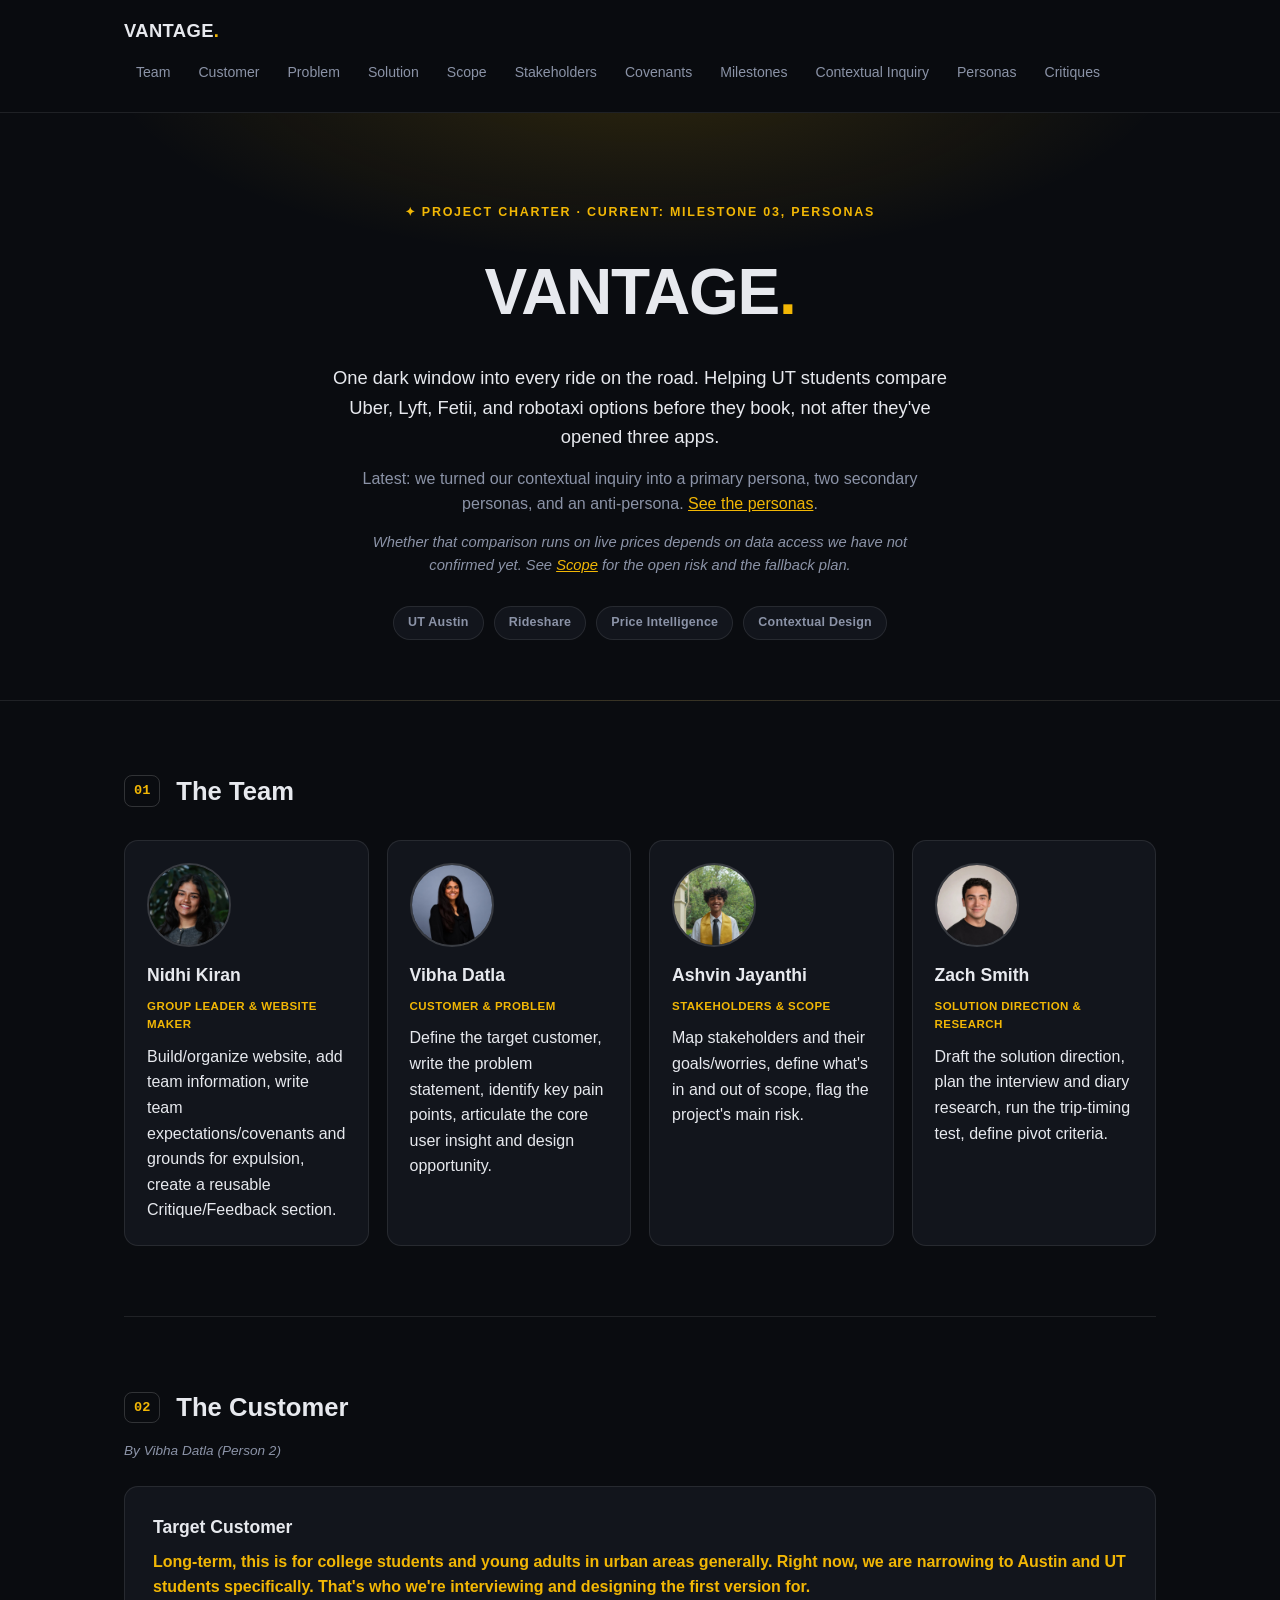
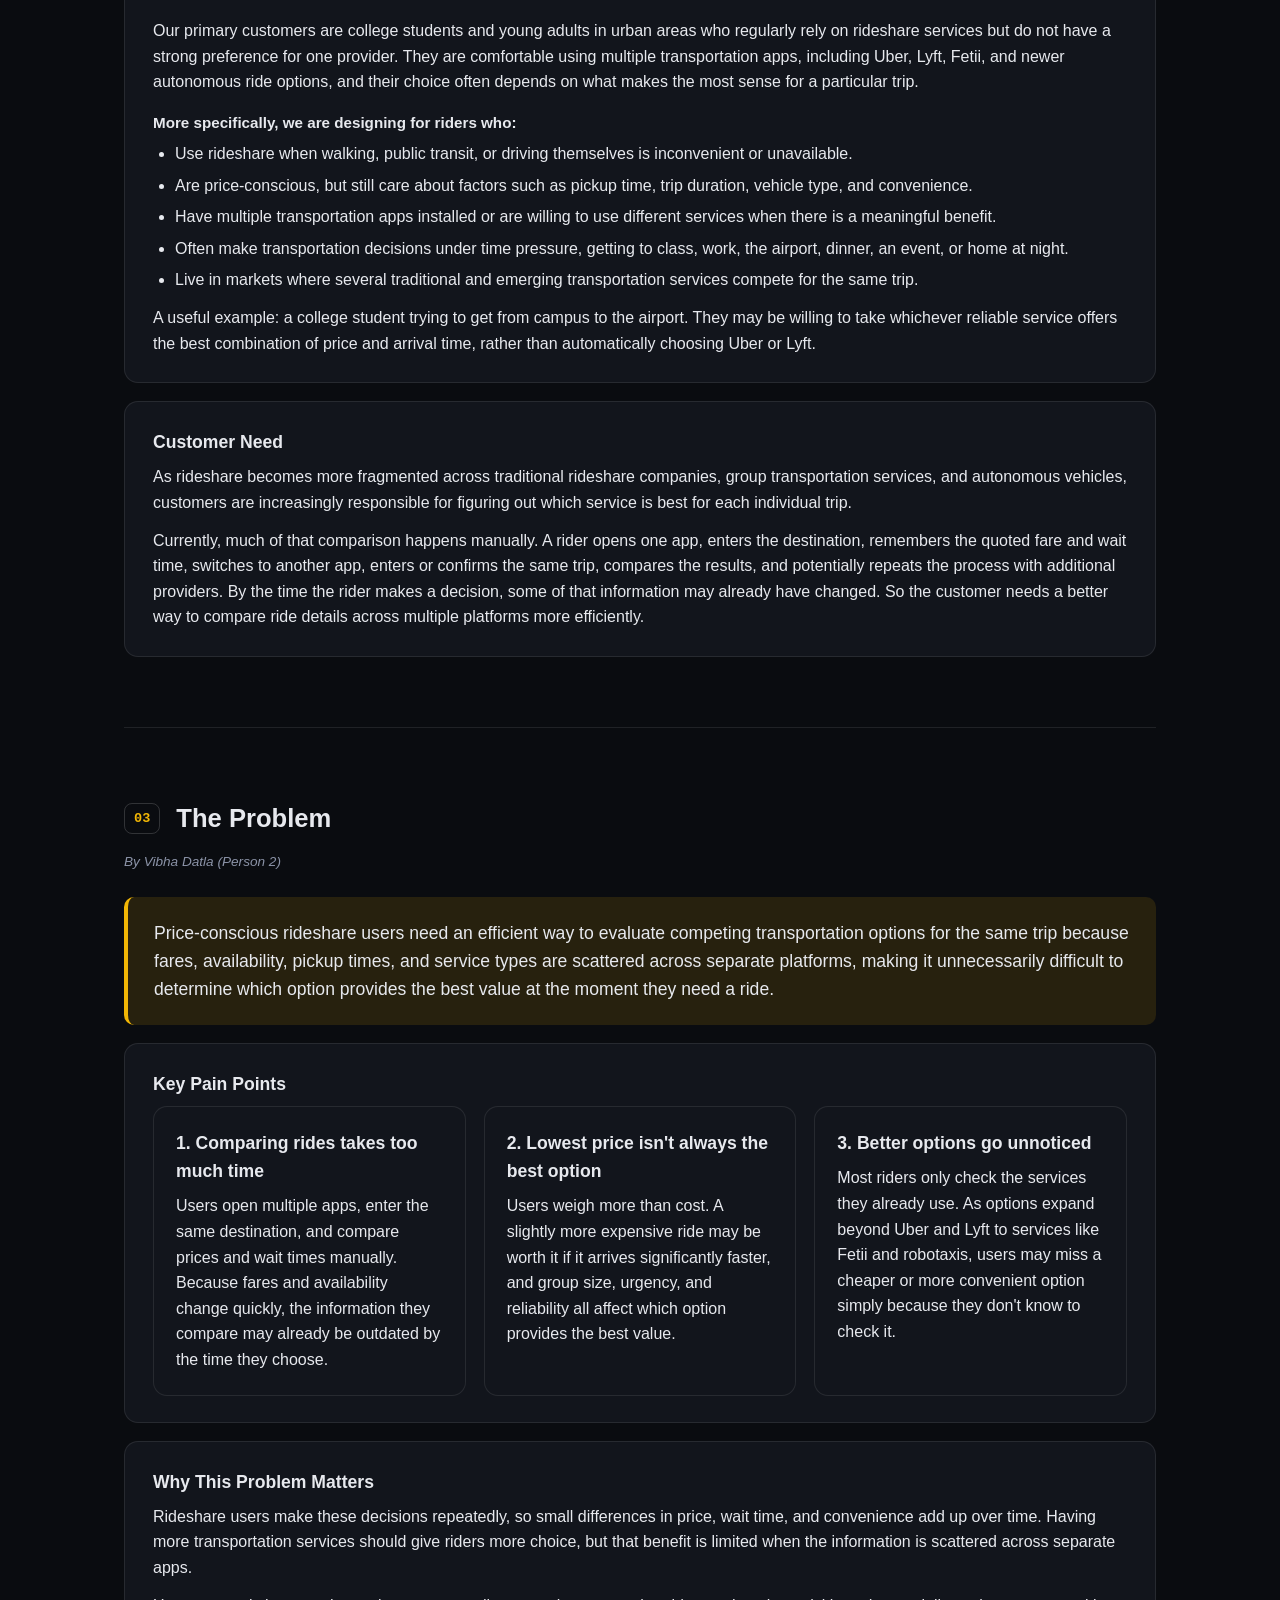
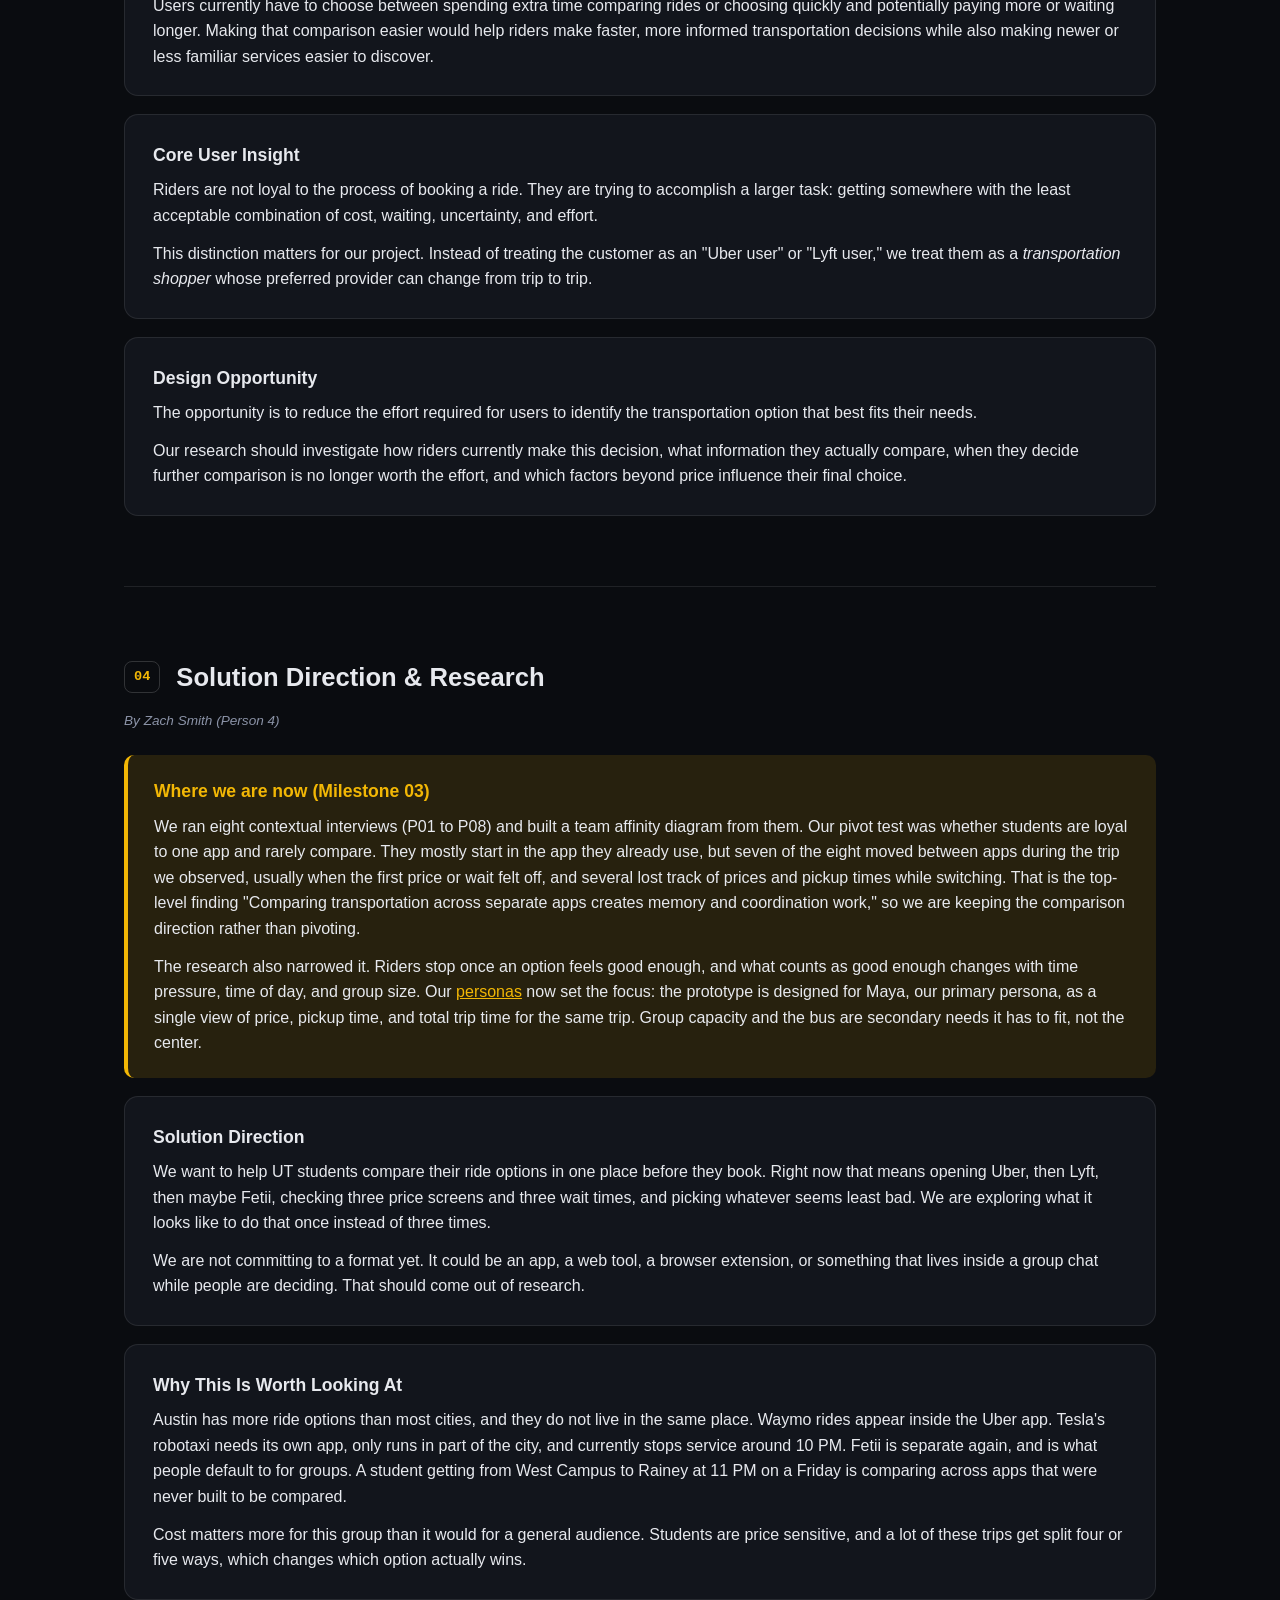
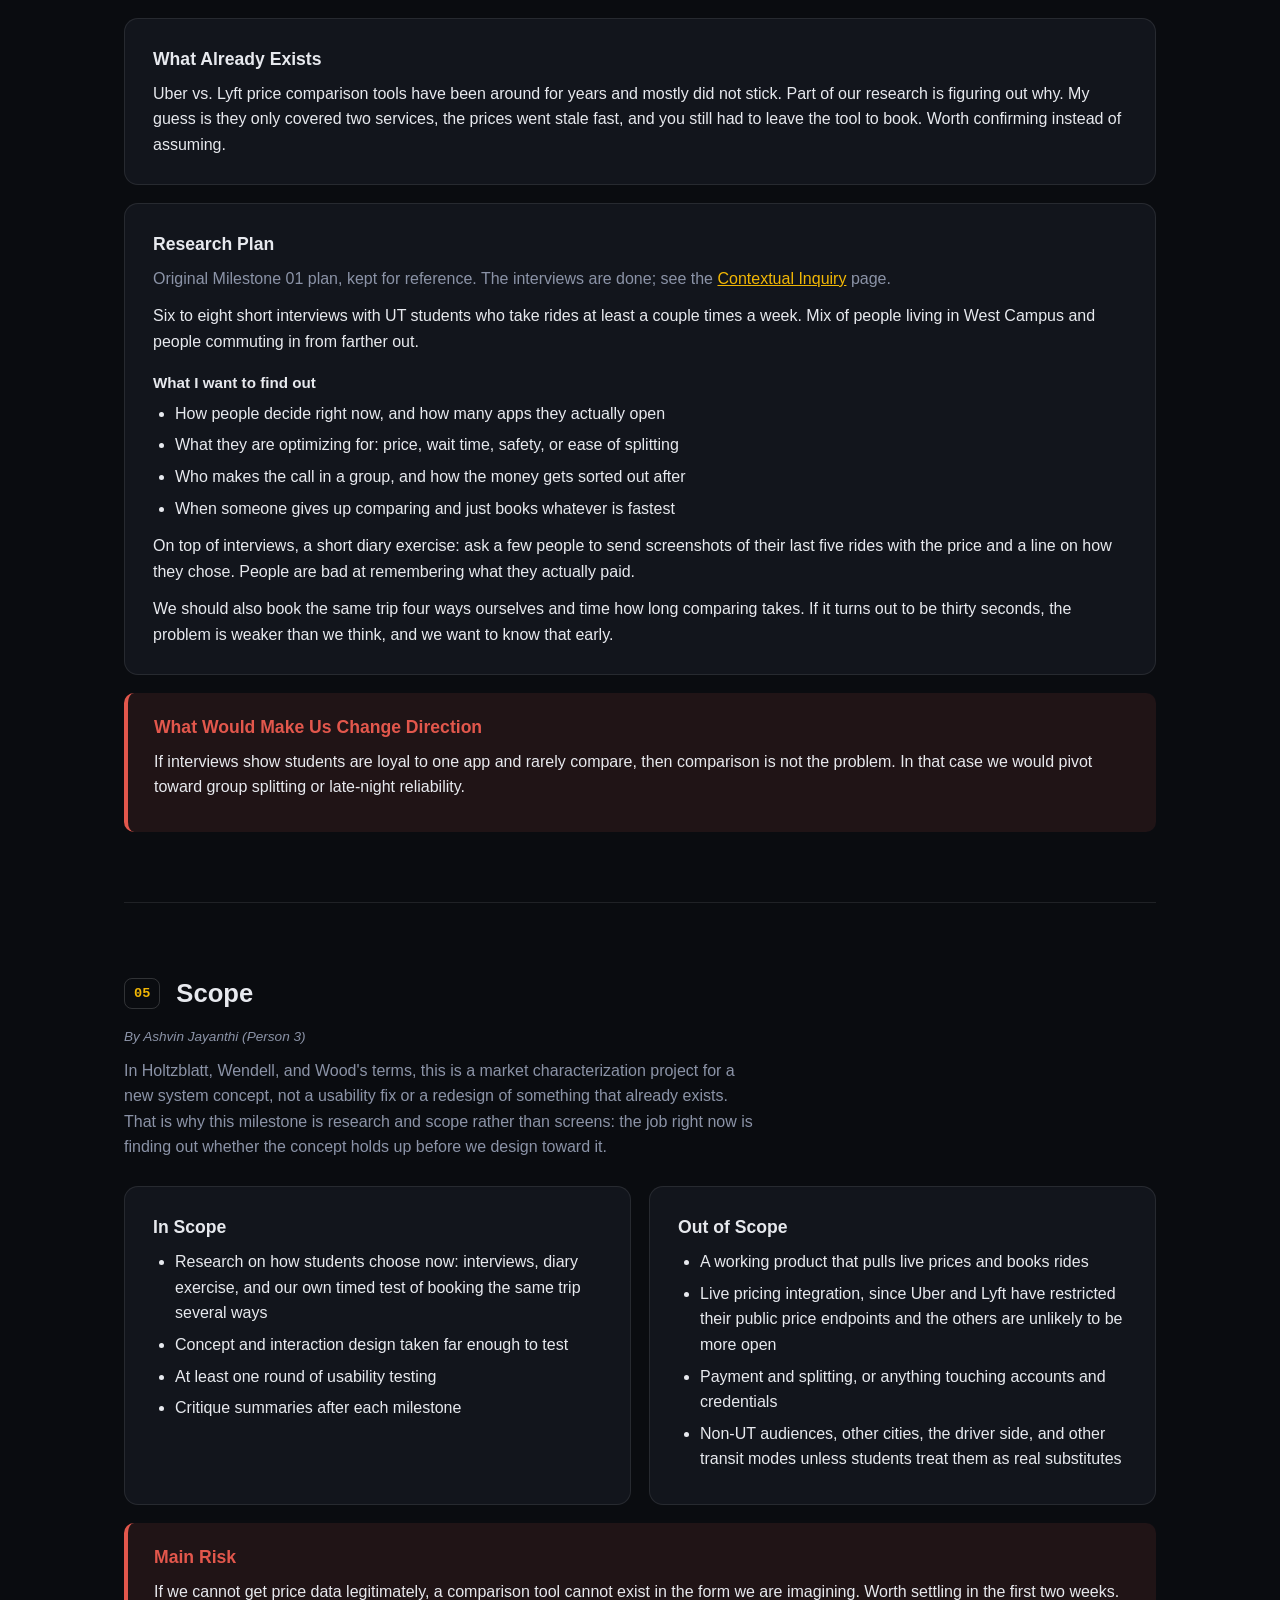
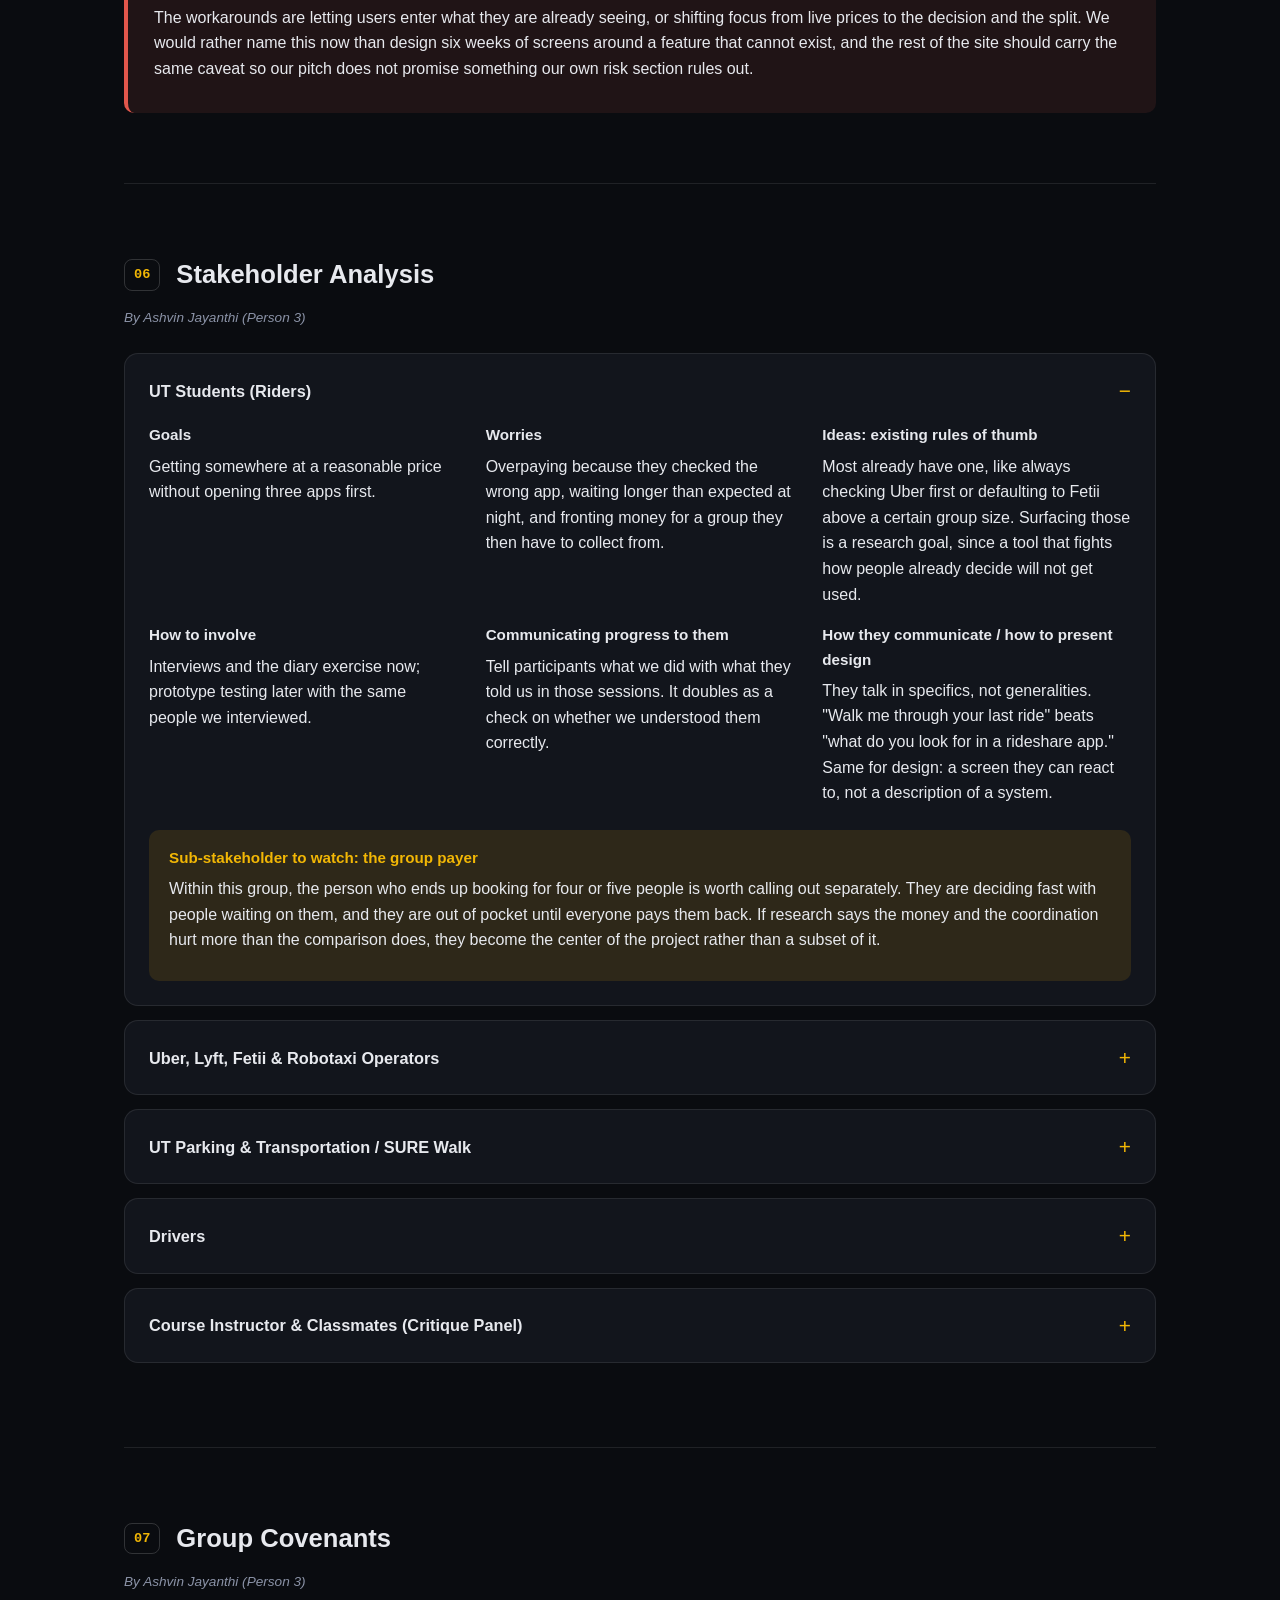
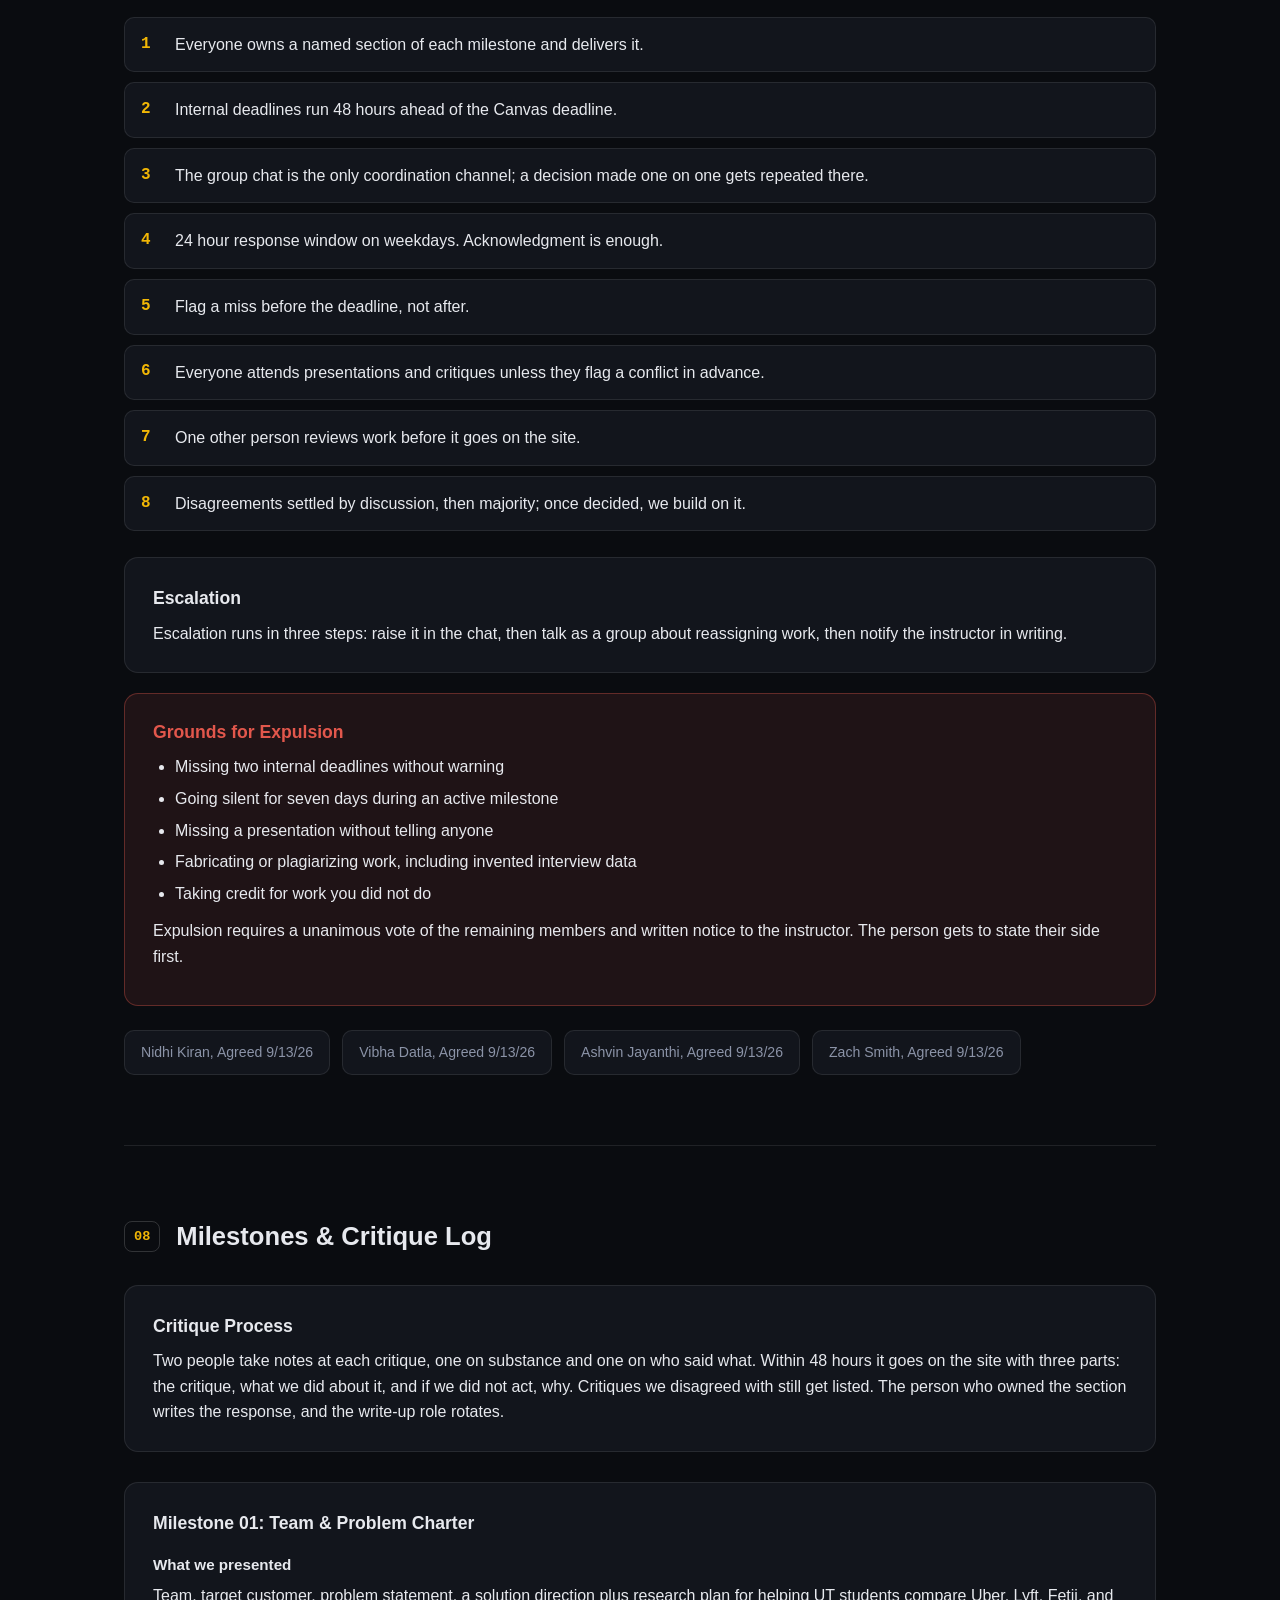
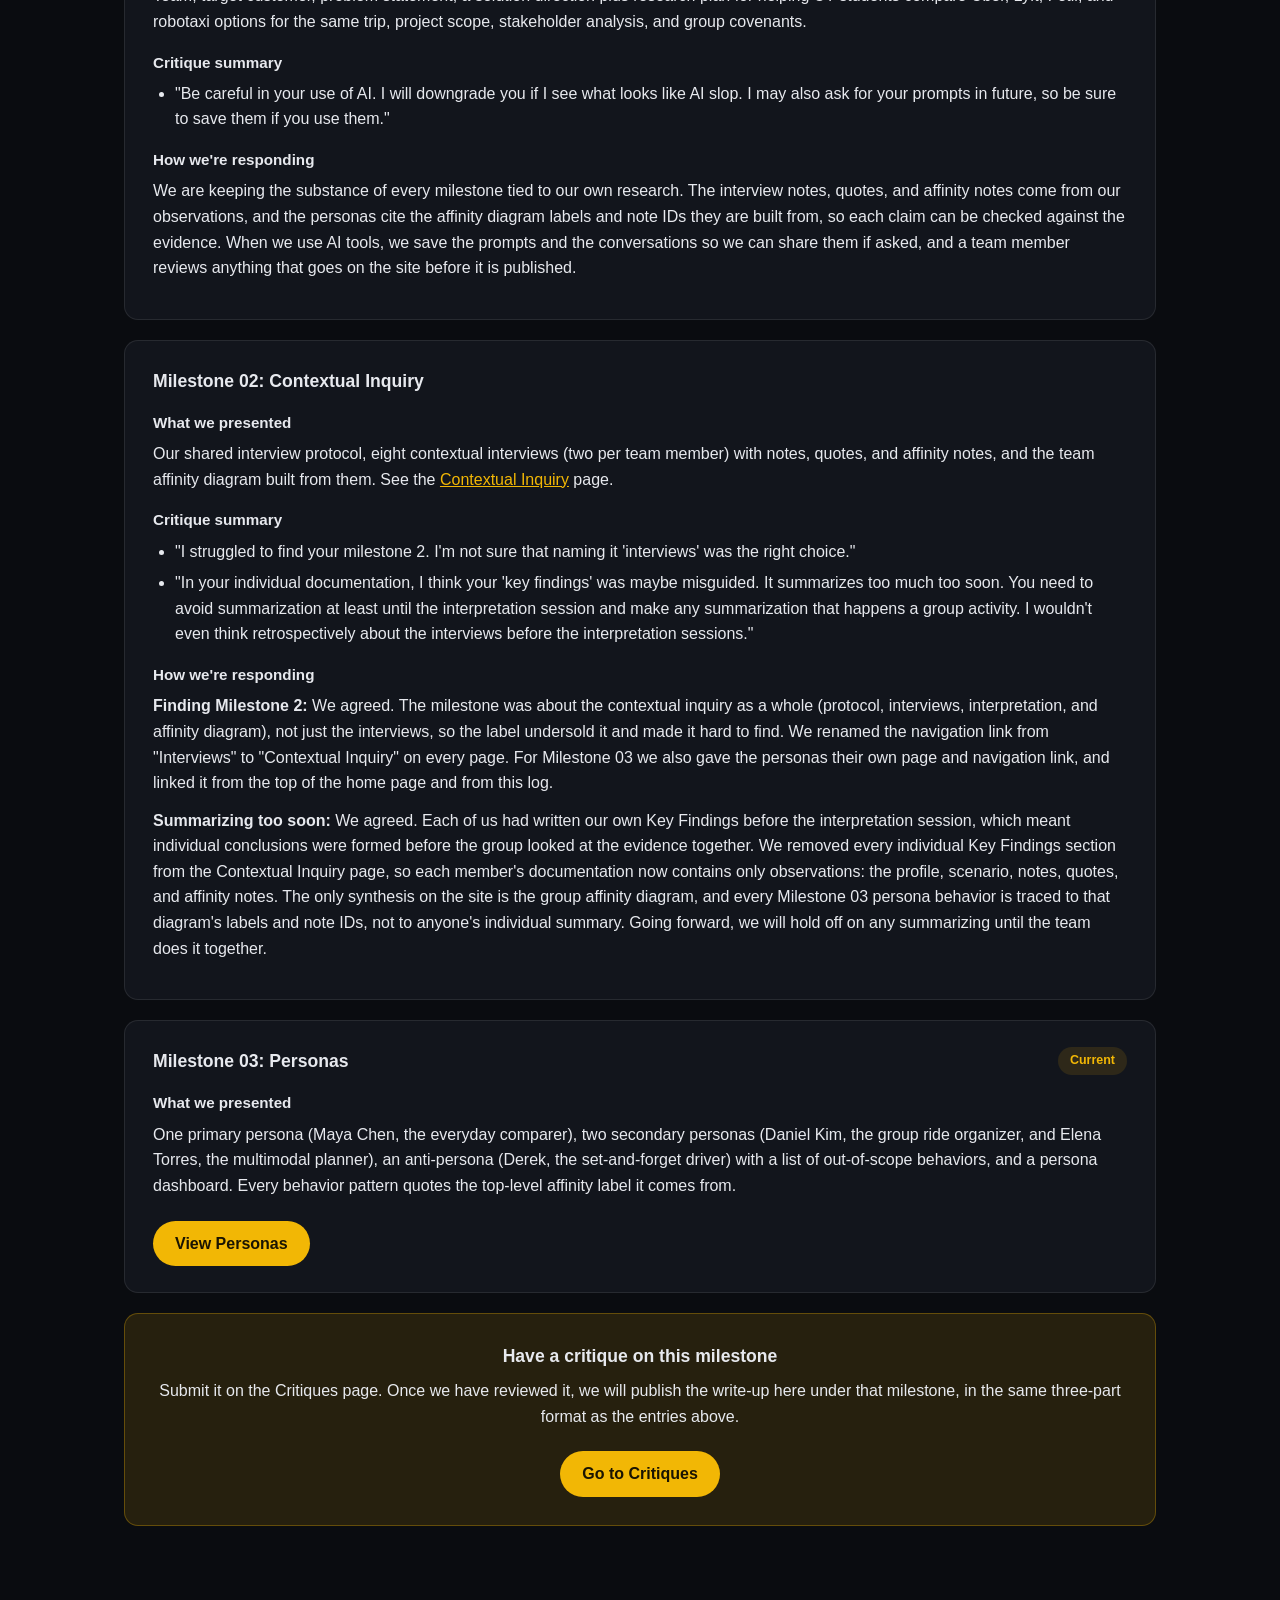
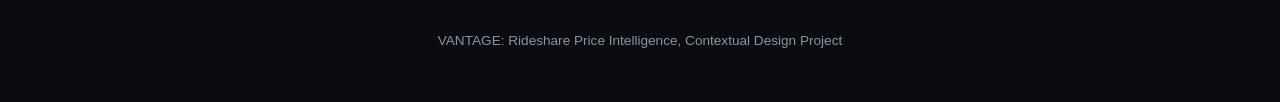
<file: index.html>
<!DOCTYPE html>
<html lang="en">
<head>
<meta charset="UTF-8">
<meta name="viewport" content="width=device-width, initial-scale=1.0">
<title>VANTAGE: Rideshare Price Intelligence</title>
<link rel="stylesheet" href="styles.css">
</head>
<body>

<nav>
  <div class="wrap">
    <a class="brand" href="index.html">VANTAGE<span>.</span></a>
    <ul>
      <li><a href="#team">Team</a></li>
      <li><a href="#customer">Customer</a></li>
      <li><a href="#problem">Problem</a></li>
      <li><a href="#solution">Solution</a></li>
      <li><a href="#scope">Scope</a></li>
      <li><a href="#stakeholders">Stakeholders</a></li>
      <li><a href="#covenants">Covenants</a></li>
      <li><a href="#milestones">Milestones</a></li>
      <li><a href="interviews.html">Contextual Inquiry</a></li>
      <li><a href="personas.html">Personas</a></li>
      <li><a href="critiques.html">Critiques</a></li>
    </ul>
  </div>
</nav>

<header class="hero">
  <div class="eyebrow">✦ Project Charter · Current: Milestone 03, Personas</div>
  <h1>VANTAGE<span>.</span></h1>
  <p class="tagline">One dark window into every ride on the road. Helping UT students compare Uber, Lyft, Fetii, and robotaxi options before they book, not after they've opened three apps.</p>
  <p class="tagline" style="font-size:1rem; color:var(--text-dim);">Latest: we turned our contextual inquiry into a primary persona, two secondary personas, and an anti-persona. <a href="personas.html">See the personas</a>.</p>
  <p class="caveat">Whether that comparison runs on live prices depends on data access we have not confirmed yet. See <a href="#scope">Scope</a> for the open risk and the fallback plan.</p>
  <div class="badge-row">
    <span class="badge">UT Austin</span>
    <span class="badge">Rideshare</span>
    <span class="badge">Price Intelligence</span>
    <span class="badge">Contextual Design</span>
  </div>
</header>

<div class="wrap">

  <section id="team">
    <div class="sec-head"><span class="sec-num">01</span><h2>The Team</h2></div>
    <div class="grid">
      <div class="card">
        <div class="avatar filled">
          <img src="images/nidhi-kiran.png" alt="Nidhi Kiran">
        </div>
        <h3>Nidhi Kiran</h3>
        <div class="role">Group Leader &amp; Website Maker</div>
        <p>Build/organize website, add team information, write team expectations/covenants and grounds for expulsion, create a reusable Critique/Feedback section.</p>
      </div>
      <div class="card">
        <div class="avatar filled">
          <img src="images/vibha-datla.png" alt="Vibha Datla">
        </div>
        <h3>Vibha Datla</h3>
        <div class="role">Customer &amp; Problem</div>
        <p>Define the target customer, write the problem statement, identify key pain points, articulate the core user insight and design opportunity.</p>
      </div>
      <div class="card">
        <div class="avatar filled">
          <img src="images/ashvin-jayanthi.jpg" alt="Ashvin Jayanthi">
        </div>
        <h3>Ashvin Jayanthi</h3>
        <div class="role">Stakeholders &amp; Scope</div>
        <p>Map stakeholders and their goals/worries, define what's in and out of scope, flag the project's main risk.</p>
      </div>
      <div class="card">
        <div class="avatar filled">
          <img src="images/zach-smith.jpg" alt="Zach Smith">
        </div>
        <h3>Zach Smith</h3>
        <div class="role">Solution Direction &amp; Research</div>
        <p>Draft the solution direction, plan the interview and diary research, run the trip-timing test, define pivot criteria.</p>
      </div>
    </div>
  </section>

  <section id="customer">
    <div class="sec-head"><span class="sec-num">02</span><h2>The Customer</h2></div>
    <div class="attrib">By Vibha Datla (Person 2)</div>
    <div class="stack">
      <div class="panel">
        <h3>Target Customer</h3>
        <p style="color:var(--accent); font-weight:600; margin-bottom:18px;">Long-term, this is for college students and young adults in urban areas generally. Right now, we are narrowing to Austin and UT students specifically. That's who we're interviewing and designing the first version for.</p>
        <p>Our primary customers are college students and young adults in urban areas who regularly rely on rideshare services but do not have a strong preference for one provider. They are comfortable using multiple transportation apps, including Uber, Lyft, Fetii, and newer autonomous ride options, and their choice often depends on what makes the most sense for a particular trip.</p>
        <h4>More specifically, we are designing for riders who:</h4>
        <ul>
          <li>Use rideshare when walking, public transit, or driving themselves is inconvenient or unavailable.</li>
          <li>Are price-conscious, but still care about factors such as pickup time, trip duration, vehicle type, and convenience.</li>
          <li>Have multiple transportation apps installed or are willing to use different services when there is a meaningful benefit.</li>
          <li>Often make transportation decisions under time pressure, getting to class, work, the airport, dinner, an event, or home at night.</li>
          <li>Live in markets where several traditional and emerging transportation services compete for the same trip.</li>
        </ul>
        <p>A useful example: a college student trying to get from campus to the airport. They may be willing to take whichever reliable service offers the best combination of price and arrival time, rather than automatically choosing Uber or Lyft.</p>
      </div>
      <div class="panel">
        <h3>Customer Need</h3>
        <p>As rideshare becomes more fragmented across traditional rideshare companies, group transportation services, and autonomous vehicles, customers are increasingly responsible for figuring out which service is best for each individual trip.</p>
        <p>Currently, much of that comparison happens manually. A rider opens one app, enters the destination, remembers the quoted fare and wait time, switches to another app, enters or confirms the same trip, compares the results, and potentially repeats the process with additional providers. By the time the rider makes a decision, some of that information may already have changed. So the customer needs a better way to compare ride details across multiple platforms more efficiently.</p>
      </div>
    </div>
  </section>

  <section id="problem">
    <div class="sec-head"><span class="sec-num">03</span><h2>The Problem</h2></div>
    <div class="attrib">By Vibha Datla (Person 2)</div>
    <div class="stack">
      <div class="callout">
        Price-conscious rideshare users need an efficient way to evaluate competing transportation options for the same trip because fares, availability, pickup times, and service types are scattered across separate platforms, making it unnecessarily difficult to determine which option provides the best value at the moment they need a ride.
      </div>

      <div class="panel">
        <h3>Key Pain Points</h3>
        <div class="grid">
          <div class="card">
            <h3>1. Comparing rides takes too much time</h3>
            <p>Users open multiple apps, enter the same destination, and compare prices and wait times manually. Because fares and availability change quickly, the information they compare may already be outdated by the time they choose.</p>
          </div>
          <div class="card">
            <h3>2. Lowest price isn't always the best option</h3>
            <p>Users weigh more than cost. A slightly more expensive ride may be worth it if it arrives significantly faster, and group size, urgency, and reliability all affect which option provides the best value.</p>
          </div>
          <div class="card">
            <h3>3. Better options go unnoticed</h3>
            <p>Most riders only check the services they already use. As options expand beyond Uber and Lyft to services like Fetii and robotaxis, users may miss a cheaper or more convenient option simply because they don't know to check it.</p>
          </div>
        </div>
      </div>

      <div class="panel">
        <h3>Why This Problem Matters</h3>
        <p>Rideshare users make these decisions repeatedly, so small differences in price, wait time, and convenience add up over time. Having more transportation services should give riders more choice, but that benefit is limited when the information is scattered across separate apps.</p>
        <p>Users currently have to choose between spending extra time comparing rides or choosing quickly and potentially paying more or waiting longer. Making that comparison easier would help riders make faster, more informed transportation decisions while also making newer or less familiar services easier to discover.</p>
      </div>

      <div class="panel">
        <h3>Core User Insight</h3>
        <p>Riders are not loyal to the process of booking a ride. They are trying to accomplish a larger task: getting somewhere with the least acceptable combination of cost, waiting, uncertainty, and effort.</p>
        <p>This distinction matters for our project. Instead of treating the customer as an "Uber user" or "Lyft user," we treat them as a <em>transportation shopper</em> whose preferred provider can change from trip to trip.</p>
      </div>

      <div class="panel">
        <h3>Design Opportunity</h3>
        <p>The opportunity is to reduce the effort required for users to identify the transportation option that best fits their needs.</p>
        <p>Our research should investigate how riders currently make this decision, what information they actually compare, when they decide further comparison is no longer worth the effort, and which factors beyond price influence their final choice.</p>
      </div>
    </div>
  </section>

  <section id="solution">
    <div class="sec-head"><span class="sec-num">04</span><h2>Solution Direction &amp; Research</h2></div>
    <div class="attrib">By Zach Smith (Person 4)</div>
    <div class="stack">
      <div class="callout" style="font-size:1rem; font-weight:400;">
        <h3 style="color:var(--accent);">Where we are now (Milestone 03)</h3>
        <p>We ran eight contextual interviews (P01 to P08) and built a team affinity diagram from them. Our pivot test was whether students are loyal to one app and rarely compare. They mostly start in the app they already use, but seven of the eight moved between apps during the trip we observed, usually when the first price or wait felt off, and several lost track of prices and pickup times while switching. That is the top-level finding "Comparing transportation across separate apps creates memory and coordination work," so we are keeping the comparison direction rather than pivoting.</p>
        <p style="margin-bottom:0;">The research also narrowed it. Riders stop once an option feels good enough, and what counts as good enough changes with time pressure, time of day, and group size. Our <a href="personas.html">personas</a> now set the focus: the prototype is designed for Maya, our primary persona, as a single view of price, pickup time, and total trip time for the same trip. Group capacity and the bus are secondary needs it has to fit, not the center.</p>
      </div>

      <div class="panel">
        <h3>Solution Direction</h3>
        <p>We want to help UT students compare their ride options in one place before they book. Right now that means opening Uber, then Lyft, then maybe Fetii, checking three price screens and three wait times, and picking whatever seems least bad. We are exploring what it looks like to do that once instead of three times.</p>
        <p>We are not committing to a format yet. It could be an app, a web tool, a browser extension, or something that lives inside a group chat while people are deciding. That should come out of research.</p>
      </div>

      <div class="panel">
        <h3>Why This Is Worth Looking At</h3>
        <p>Austin has more ride options than most cities, and they do not live in the same place. Waymo rides appear inside the Uber app. Tesla's robotaxi needs its own app, only runs in part of the city, and currently stops service around 10 PM. Fetii is separate again, and is what people default to for groups. A student getting from West Campus to Rainey at 11 PM on a Friday is comparing across apps that were never built to be compared.</p>
        <p>Cost matters more for this group than it would for a general audience. Students are price sensitive, and a lot of these trips get split four or five ways, which changes which option actually wins.</p>
      </div>

      <div class="panel">
        <h3>What Already Exists</h3>
        <p>Uber vs. Lyft price comparison tools have been around for years and mostly did not stick. Part of our research is figuring out why. My guess is they only covered two services, the prices went stale fast, and you still had to leave the tool to book. Worth confirming instead of assuming.</p>
      </div>

      <div class="panel">
        <h3>Research Plan</h3>
        <p class="placeholder" style="font-style:normal;">Original Milestone 01 plan, kept for reference. The interviews are done; see the <a href="interviews.html">Contextual Inquiry</a> page.</p>
        <p>Six to eight short interviews with UT students who take rides at least a couple times a week. Mix of people living in West Campus and people commuting in from farther out.</p>
        <h4>What I want to find out</h4>
        <ul>
          <li>How people decide right now, and how many apps they actually open</li>
          <li>What they are optimizing for: price, wait time, safety, or ease of splitting</li>
          <li>Who makes the call in a group, and how the money gets sorted out after</li>
          <li>When someone gives up comparing and just books whatever is fastest</li>
        </ul>
        <p>On top of interviews, a short diary exercise: ask a few people to send screenshots of their last five rides with the price and a line on how they chose. People are bad at remembering what they actually paid.</p>
        <p>We should also book the same trip four ways ourselves and time how long comparing takes. If it turns out to be thirty seconds, the problem is weaker than we think, and we want to know that early.</p>
      </div>

      <div class="pivot-box">
        <h3>What Would Make Us Change Direction</h3>
        <p>If interviews show students are loyal to one app and rarely compare, then comparison is not the problem. In that case we would pivot toward group splitting or late-night reliability.</p>
      </div>
    </div>
  </section>

  <section id="scope">
    <div class="sec-head"><span class="sec-num">05</span><h2>Scope</h2></div>
    <div class="attrib">By Ashvin Jayanthi (Person 3)</div>
    <p style="color:var(--text-dim); margin-top:-14px; margin-bottom:26px; max-width:640px;">In Holtzblatt, Wendell, and Wood's terms, this is a market characterization project for a new system concept, not a usability fix or a redesign of something that already exists. That is why this milestone is research and scope rather than screens: the job right now is finding out whether the concept holds up before we design toward it.</p>
    <div class="stack">
      <div class="split">
        <div class="panel">
          <h3>In Scope</h3>
          <ul>
            <li>Research on how students choose now: interviews, diary exercise, and our own timed test of booking the same trip several ways</li>
            <li>Concept and interaction design taken far enough to test</li>
            <li>At least one round of usability testing</li>
            <li>Critique summaries after each milestone</li>
          </ul>
        </div>
        <div class="panel">
          <h3>Out of Scope</h3>
          <ul>
            <li>A working product that pulls live prices and books rides</li>
            <li>Live pricing integration, since Uber and Lyft have restricted their public price endpoints and the others are unlikely to be more open</li>
            <li>Payment and splitting, or anything touching accounts and credentials</li>
            <li>Non-UT audiences, other cities, the driver side, and other transit modes unless students treat them as real substitutes</li>
          </ul>
        </div>
      </div>

      <div class="pivot-box">
        <h3>Main Risk</h3>
        <p>If we cannot get price data legitimately, a comparison tool cannot exist in the form we are imagining. Worth settling in the first two weeks. The workarounds are letting users enter what they are already seeing, or shifting focus from live prices to the decision and the split. We would rather name this now than design six weeks of screens around a feature that cannot exist, and the rest of the site should carry the same caveat so our pitch does not promise something our own risk section rules out.</p>
      </div>
    </div>
  </section>

  <section id="stakeholders">
    <div class="sec-head"><span class="sec-num">06</span><h2>Stakeholder Analysis</h2></div>
    <div class="attrib">By Ashvin Jayanthi (Person 3)</div>

    <details class="stakeholder" open>
      <summary>UT Students (Riders)</summary>
      <div class="stakeholder-body">
        <div><h4>Goals</h4><p>Getting somewhere at a reasonable price without opening three apps first.</p></div>
        <div><h4>Worries</h4><p>Overpaying because they checked the wrong app, waiting longer than expected at night, and fronting money for a group they then have to collect from.</p></div>
        <div><h4>Ideas: existing rules of thumb</h4><p>Most already have one, like always checking Uber first or defaulting to Fetii above a certain group size. Surfacing those is a research goal, since a tool that fights how people already decide will not get used.</p></div>
        <div><h4>How to involve</h4><p>Interviews and the diary exercise now; prototype testing later with the same people we interviewed.</p></div>
        <div><h4>Communicating progress to them</h4><p>Tell participants what we did with what they told us in those sessions. It doubles as a check on whether we understood them correctly.</p></div>
        <div><h4>How they communicate / how to present design</h4><p>They talk in specifics, not generalities. "Walk me through your last ride" beats "what do you look for in a rideshare app." Same for design: a screen they can react to, not a description of a system.</p></div>
        <div class="callout-cell"><h4>Sub-stakeholder to watch: the group payer</h4><p>Within this group, the person who ends up booking for four or five people is worth calling out separately. They are deciding fast with people waiting on them, and they are out of pocket until everyone pays them back. If research says the money and the coordination hurt more than the comparison does, they become the center of the project rather than a subset of it.</p></div>
      </div>
    </details>

    <details class="stakeholder">
      <summary>Uber, Lyft, Fetii &amp; Robotaxi Operators</summary>
      <div class="stakeholder-body">
        <div><h4>Relationship</h4><p>Stakeholders we are affected by but do not work with.</p></div>
        <div><h4>Goals</h4><p>Keep riders inside their own app.</p></div>
        <div><h4>Worries</h4><p>A tool that lines their price up against a cheaper option is against their interest.</p></div>
        <div><h4>Ideas</h4><p>None to contribute, since we are not in contact with them.</p></div>
        <div><h4>How to involve / communicating progress</h4><p>We are not in contact with them, so there is no progress to report.</p></div>
        <div><h4>How to communicate design</h4><p>If we ever needed to, it would be through whatever public terms of service they publish, not a conversation.</p></div>
        <div><h4>How we approach them</h4><p>We should not plan around cooperation we will not get.</p></div>
      </div>
    </details>

    <details class="stakeholder">
      <summary>UT Parking &amp; Transportation / SURE Walk</summary>
      <div class="stakeholder-body">
        <div><h4>Role</h4><p>Context rather than a partner right now.</p></div>
        <div><h4>Goals</h4><p>Already care about students getting home safely at night.</p></div>
        <div><h4>Worries</h4><p>A tool that pulls students away from services the university funds.</p></div>
        <div><h4>When they become a stakeholder</h4><p>Only if the project drifts toward late-night reliability.</p></div>
        <div><h4>How to involve / communicating progress</h4><p>If it happens, a short written request, with progress reported the same way.</p></div>
        <div><h4>Otherwise</h4><p>None of these points apply at this scope.</p></div>
      </div>
    </details>

    <details class="stakeholder">
      <summary>Drivers</summary>
      <div class="stakeholder-body">
        <div><h4>Goals</h4><p>Steady fares.</p></div>
        <div><h4>Worries</h4><p>Demand moving between platforms.</p></div>
        <div><h4>Role</h4><p>Affected by anything that shifts demand between platforms, but not who we are serving. Saying that plainly is better than claiming to serve everyone.</p></div>
        <div><h4>How to involve / communicate</h4><p>We do not involve them, report to them, or design for them.</p></div>
      </div>
    </details>

    <details class="stakeholder">
      <summary>Course Instructor &amp; Classmates (Critique Panel)</summary>
      <div class="stakeholder-body">
        <div><h4>Goals</h4><p>Seeing us apply the method.</p></div>
        <div><h4>Worries</h4><p>A team that ignores feedback.</p></div>
        <div><h4>How to involve</h4><p>The milestone critiques.</p></div>
        <div><h4>Communicating progress to them</h4><p>Through the site itself.</p></div>
        <div><h4>How to communicate design</h4><p>Presented work plus a written response to what they said.</p></div>
      </div>
    </details>
  </section>

  <section id="covenants">
    <div class="sec-head"><span class="sec-num">07</span><h2>Group Covenants</h2></div>
    <div class="attrib">By Ashvin Jayanthi (Person 3)</div>
    <ol class="covenants">
      <li>Everyone owns a named section of each milestone and delivers it.</li>
      <li>Internal deadlines run 48 hours ahead of the Canvas deadline.</li>
      <li>The group chat is the only coordination channel; a decision made one on one gets repeated there.</li>
      <li>24 hour response window on weekdays. Acknowledgment is enough.</li>
      <li>Flag a miss before the deadline, not after.</li>
      <li>Everyone attends presentations and critiques unless they flag a conflict in advance.</li>
      <li>One other person reviews work before it goes on the site.</li>
      <li>Disagreements settled by discussion, then majority; once decided, we build on it.</li>
    </ol>

    <div class="panel" style="margin-top:26px;">
      <h3>Escalation</h3>
      <p>Escalation runs in three steps: raise it in the chat, then talk as a group about reassigning work, then notify the instructor in writing.</p>
    </div>

    <div class="expulsion-box">
      <h3>Grounds for Expulsion</h3>
      <ul>
        <li>Missing two internal deadlines without warning</li>
        <li>Going silent for seven days during an active milestone</li>
        <li>Missing a presentation without telling anyone</li>
        <li>Fabricating or plagiarizing work, including invented interview data</li>
        <li>Taking credit for work you did not do</li>
      </ul>
      <p>Expulsion requires a unanimous vote of the remaining members and written notice to the instructor. The person gets to state their side first.</p>
    </div>

    <div class="sign-row">
      <div class="sign-box">Nidhi Kiran, Agreed 9/13/26</div>
      <div class="sign-box">Vibha Datla, Agreed 9/13/26</div>
      <div class="sign-box">Ashvin Jayanthi, Agreed 9/13/26</div>
      <div class="sign-box">Zach Smith, Agreed 9/13/26</div>
    </div>
  </section>

  <section id="milestones" style="border-bottom:none;">
    <div class="sec-head"><span class="sec-num">08</span><h2>Milestones &amp; Critique Log</h2></div>

    <div class="panel" style="margin-bottom:30px;">
      <h3>Critique Process</h3>
      <p style="margin-bottom:0;">Two people take notes at each critique, one on substance and one on who said what. Within 48 hours it goes on the site with three parts: the critique, what we did about it, and if we did not act, why. Critiques we disagreed with still get listed. The person who owned the section writes the response, and the write-up role rotates.</p>
    </div>


    <div class="milestone">
      <div class="m-head">
        <h3>Milestone 01: Team &amp; Problem Charter</h3>
      </div>
      <h4>What we presented</h4>
      <p>Team, target customer, problem statement, a solution direction plus research plan for helping UT students compare Uber, Lyft, Fetii, and robotaxi options for the same trip, project scope, stakeholder analysis, and group covenants.</p>
      <h4>Critique summary</h4>
      <ul>
        <li>"Be careful in your use of AI. I will downgrade you if I see what looks like AI slop. I may also ask for your prompts in future, so be sure to save them if you use them."</li>
      </ul>
      <h4>How we're responding</h4>
      <p>We are keeping the substance of every milestone tied to our own research. The interview notes, quotes, and affinity notes come from our observations, and the personas cite the affinity diagram labels and note IDs they are built from, so each claim can be checked against the evidence. When we use AI tools, we save the prompts and the conversations so we can share them if asked, and a team member reviews anything that goes on the site before it is published.</p>
    </div>

    <div class="milestone">
      <div class="m-head">
        <h3>Milestone 02: Contextual Inquiry</h3>
      </div>
      <h4>What we presented</h4>
      <p>Our shared interview protocol, eight contextual interviews (two per team member) with notes, quotes, and affinity notes, and the team affinity diagram built from them. See the <a href="interviews.html">Contextual Inquiry</a> page.</p>
      <h4>Critique summary</h4>
      <ul>
        <li>"I struggled to find your milestone 2. I'm not sure that naming it 'interviews' was the right choice."</li>
        <li>"In your individual documentation, I think your 'key findings' was maybe misguided. It summarizes too much too soon. You need to avoid summarization at least until the interpretation session and make any summarization that happens a group activity. I wouldn't even think retrospectively about the interviews before the interpretation sessions."</li>
      </ul>
      <h4>How we're responding</h4>
      <p><strong>Finding Milestone 2:</strong> We agreed. The milestone was about the contextual inquiry as a whole (protocol, interviews, interpretation, and affinity diagram), not just the interviews, so the label undersold it and made it hard to find. We renamed the navigation link from "Interviews" to "Contextual Inquiry" on every page. For Milestone 03 we also gave the personas their own page and navigation link, and linked it from the top of the home page and from this log.</p>
      <p><strong>Summarizing too soon:</strong> We agreed. Each of us had written our own Key Findings before the interpretation session, which meant individual conclusions were formed before the group looked at the evidence together. We removed every individual Key Findings section from the Contextual Inquiry page, so each member's documentation now contains only observations: the profile, scenario, notes, quotes, and affinity notes. The only synthesis on the site is the group affinity diagram, and every Milestone 03 persona behavior is traced to that diagram's labels and note IDs, not to anyone's individual summary. Going forward, we will hold off on any summarizing until the team does it together.</p>
    </div>

    <div class="milestone" id="milestone-03">
      <div class="m-head">
        <h3>Milestone 03: Personas</h3>
        <span class="m-status">Current</span>
      </div>
      <h4>What we presented</h4>
      <p>One primary persona (Maya Chen, the everyday comparer), two secondary personas (Daniel Kim, the group ride organizer, and Elena Torres, the multimodal planner), an anti-persona (Derek, the set-and-forget driver) with a list of out-of-scope behaviors, and a persona dashboard. Every behavior pattern quotes the top-level affinity label it comes from.</p>
      <a class="btn" href="personas.html">View Personas</a>
    </div>

    <div class="cta-card">
      <h3>Have a critique on this milestone</h3>
      <p>Submit it on the Critiques page. Once we have reviewed it, we will publish the write-up here under that milestone, in the same three-part format as the entries above.</p>
      <a class="btn" href="critiques.html">Go to Critiques</a>
    </div>
  </section>

</div>

<footer>VANTAGE: Rideshare Price Intelligence, Contextual Design Project</footer>

</body>
</html>
</file>
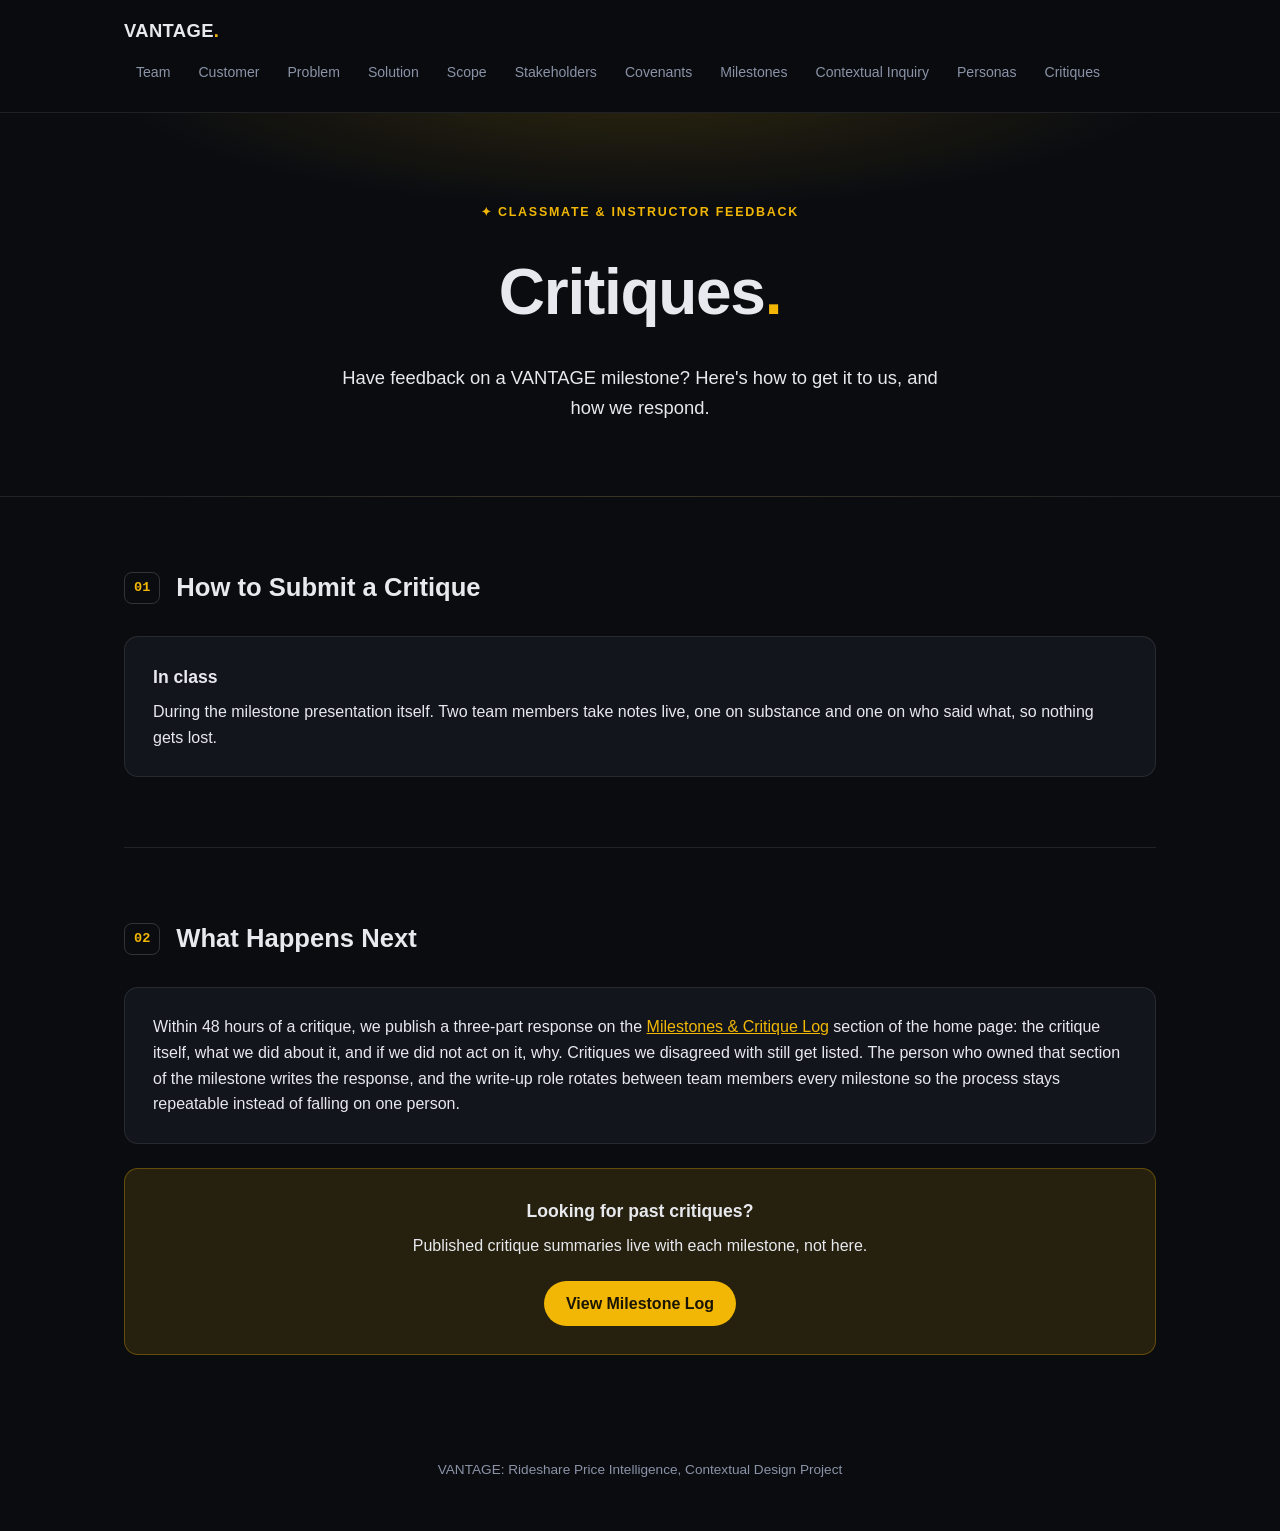
<file: critiques.html>
<!DOCTYPE html>
<html lang="en">
<head>
<meta charset="UTF-8">
<meta name="viewport" content="width=device-width, initial-scale=1.0">
<title>Critiques — VANTAGE</title>
<link rel="stylesheet" href="styles.css">
</head>
<body>

<nav>
  <div class="wrap">
    <a class="brand" href="index.html">VANTAGE<span>.</span></a>
    <ul>
      <li><a href="index.html#team">Team</a></li>
      <li><a href="index.html#customer">Customer</a></li>
      <li><a href="index.html#problem">Problem</a></li>
      <li><a href="index.html#solution">Solution</a></li>
      <li><a href="index.html#scope">Scope</a></li>
      <li><a href="index.html#stakeholders">Stakeholders</a></li>
      <li><a href="index.html#covenants">Covenants</a></li>
      <li><a href="index.html#milestones">Milestones</a></li>
      <li><a href="interviews.html">Contextual Inquiry</a></li>
      <li><a href="personas.html">Personas</a></li>
      <li><a href="critiques.html">Critiques</a></li>
    </ul>
  </div>
</nav>

<header class="hero">
  <div class="eyebrow">✦ Classmate &amp; Instructor Feedback</div>
  <h1>Critiques<span>.</span></h1>
  <p class="tagline">Have feedback on a VANTAGE milestone? Here's how to get it to us, and how we respond.</p>
</header>

<div class="wrap">

  <section>
    <div class="sec-head"><span class="sec-num">01</span><h2>How to Submit a Critique</h2></div>
    <div class="stack">
      <div class="panel">
        <h3>In class</h3>
        <p>During the milestone presentation itself. Two team members take notes live, one on substance and one on who said what, so nothing gets lost.</p>
      </div>
    </div>
  </section>

  <section style="border-bottom:none;">
    <div class="sec-head"><span class="sec-num">02</span><h2>What Happens Next</h2></div>
    <div class="panel">
      <p style="margin-bottom:0;">Within 48 hours of a critique, we publish a three-part response on the <a href="index.html#milestones">Milestones &amp; Critique Log</a> section of the home page: the critique itself, what we did about it, and if we did not act on it, why. Critiques we disagreed with still get listed. The person who owned that section of the milestone writes the response, and the write-up role rotates between team members every milestone so the process stays repeatable instead of falling on one person.</p>
    </div>

    <div class="cta-card" style="margin-top:24px;">
      <h3>Looking for past critiques?</h3>
      <p>Published critique summaries live with each milestone, not here.</p>
      <a class="btn" href="index.html#milestones">View Milestone Log</a>
    </div>
  </section>

</div>

<footer>VANTAGE: Rideshare Price Intelligence, Contextual Design Project</footer>

</body>
</html>
</file>
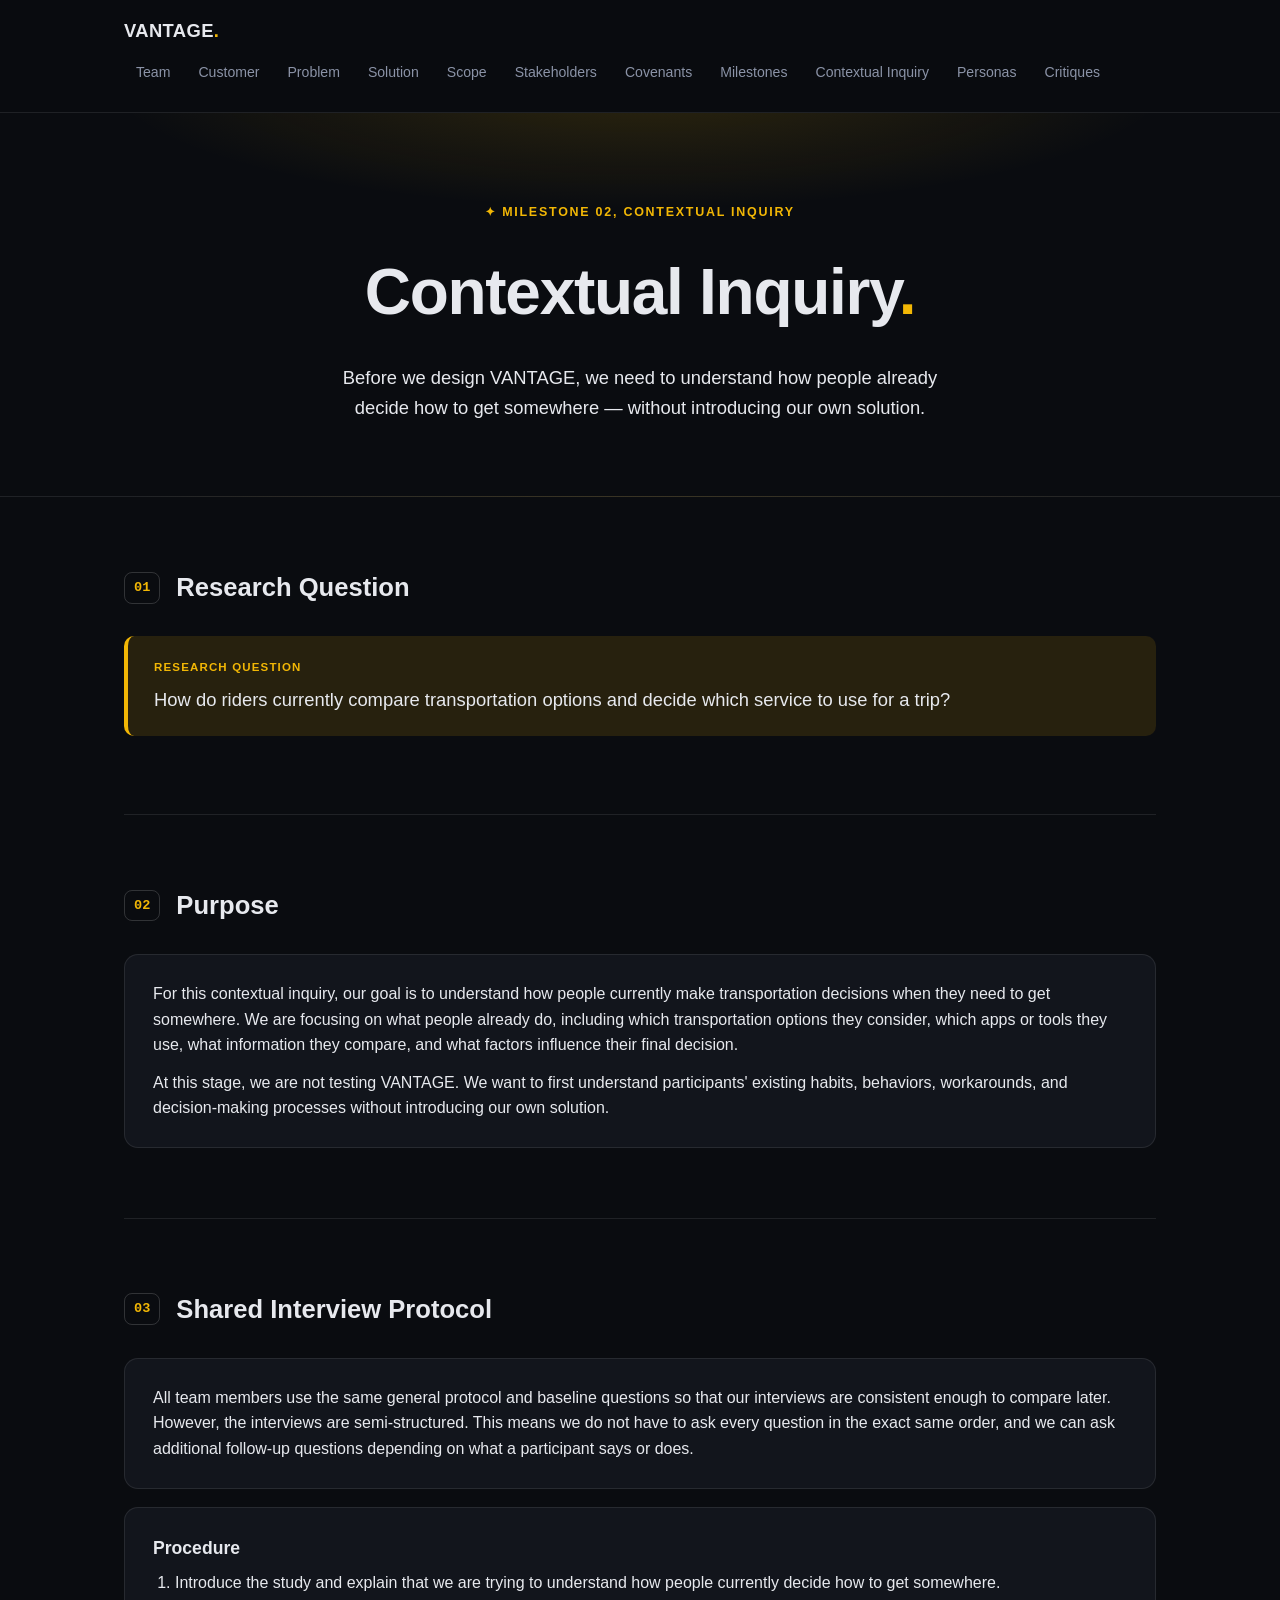
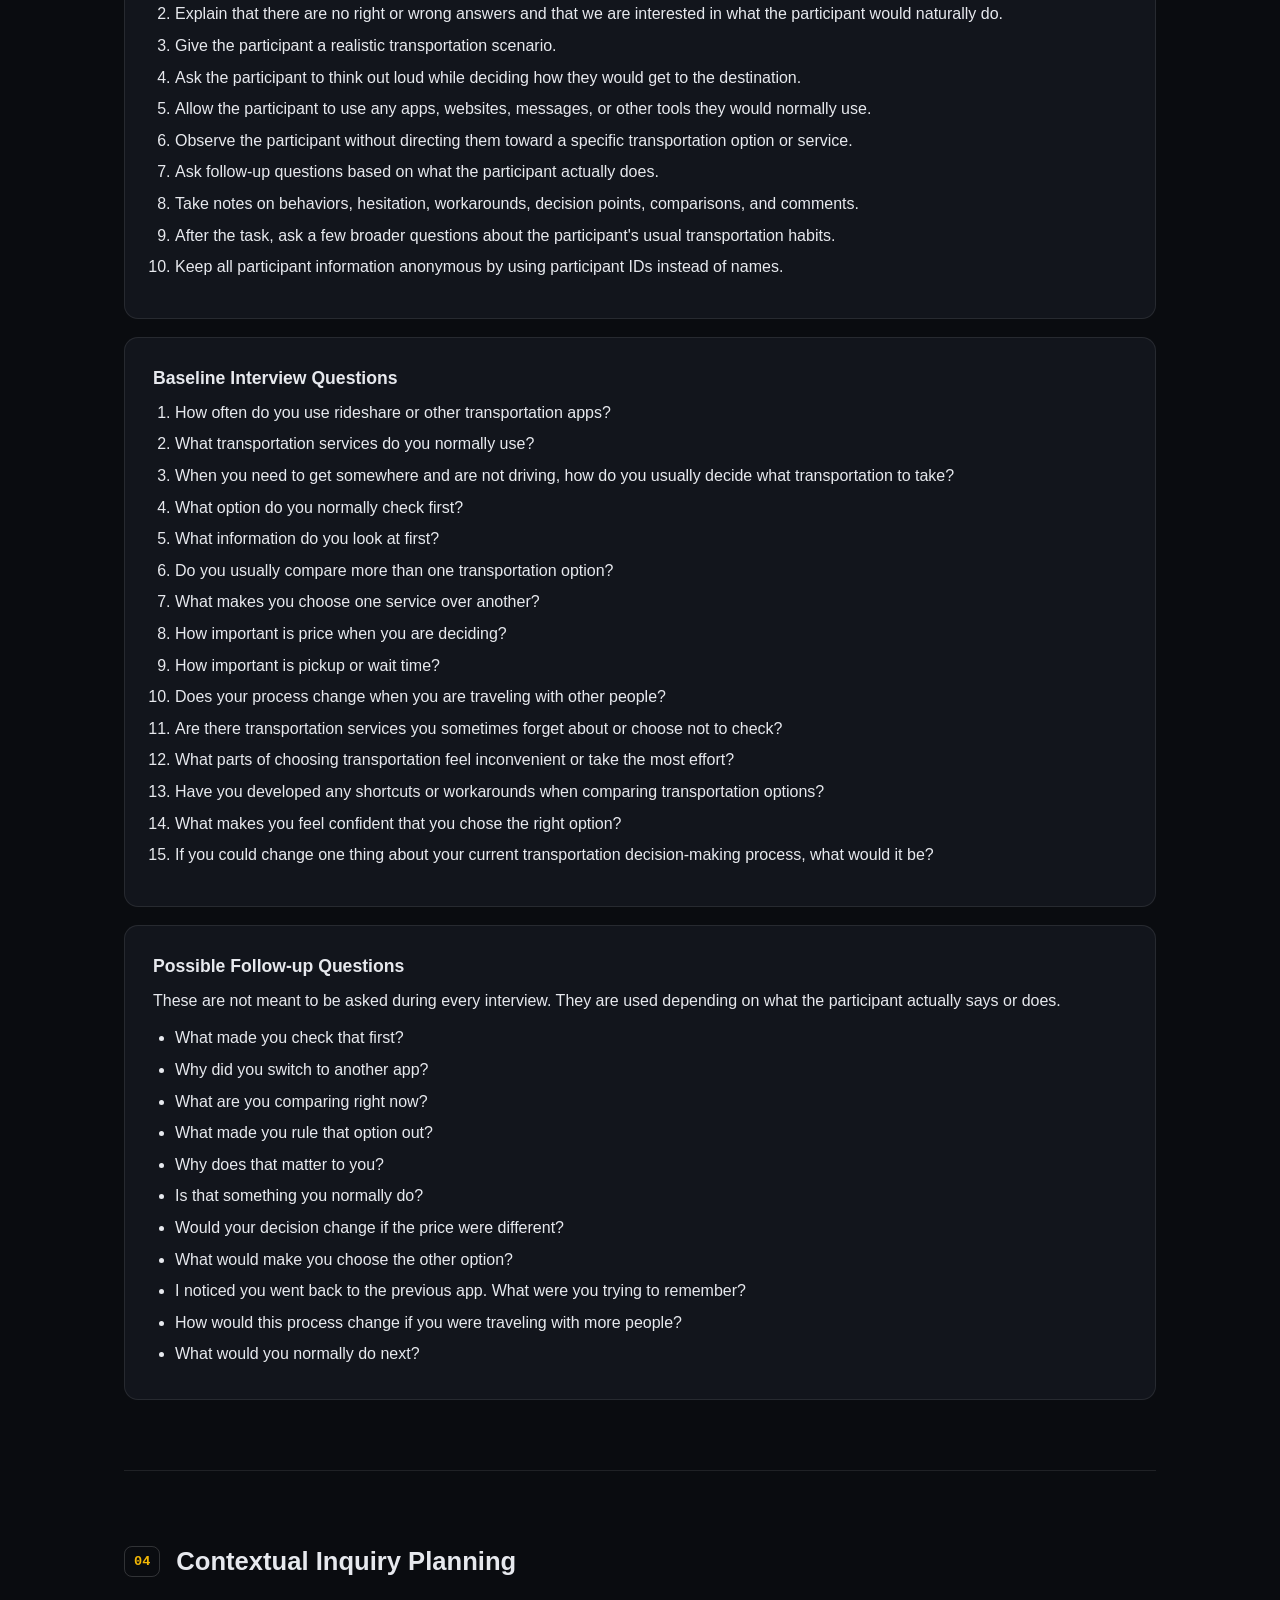
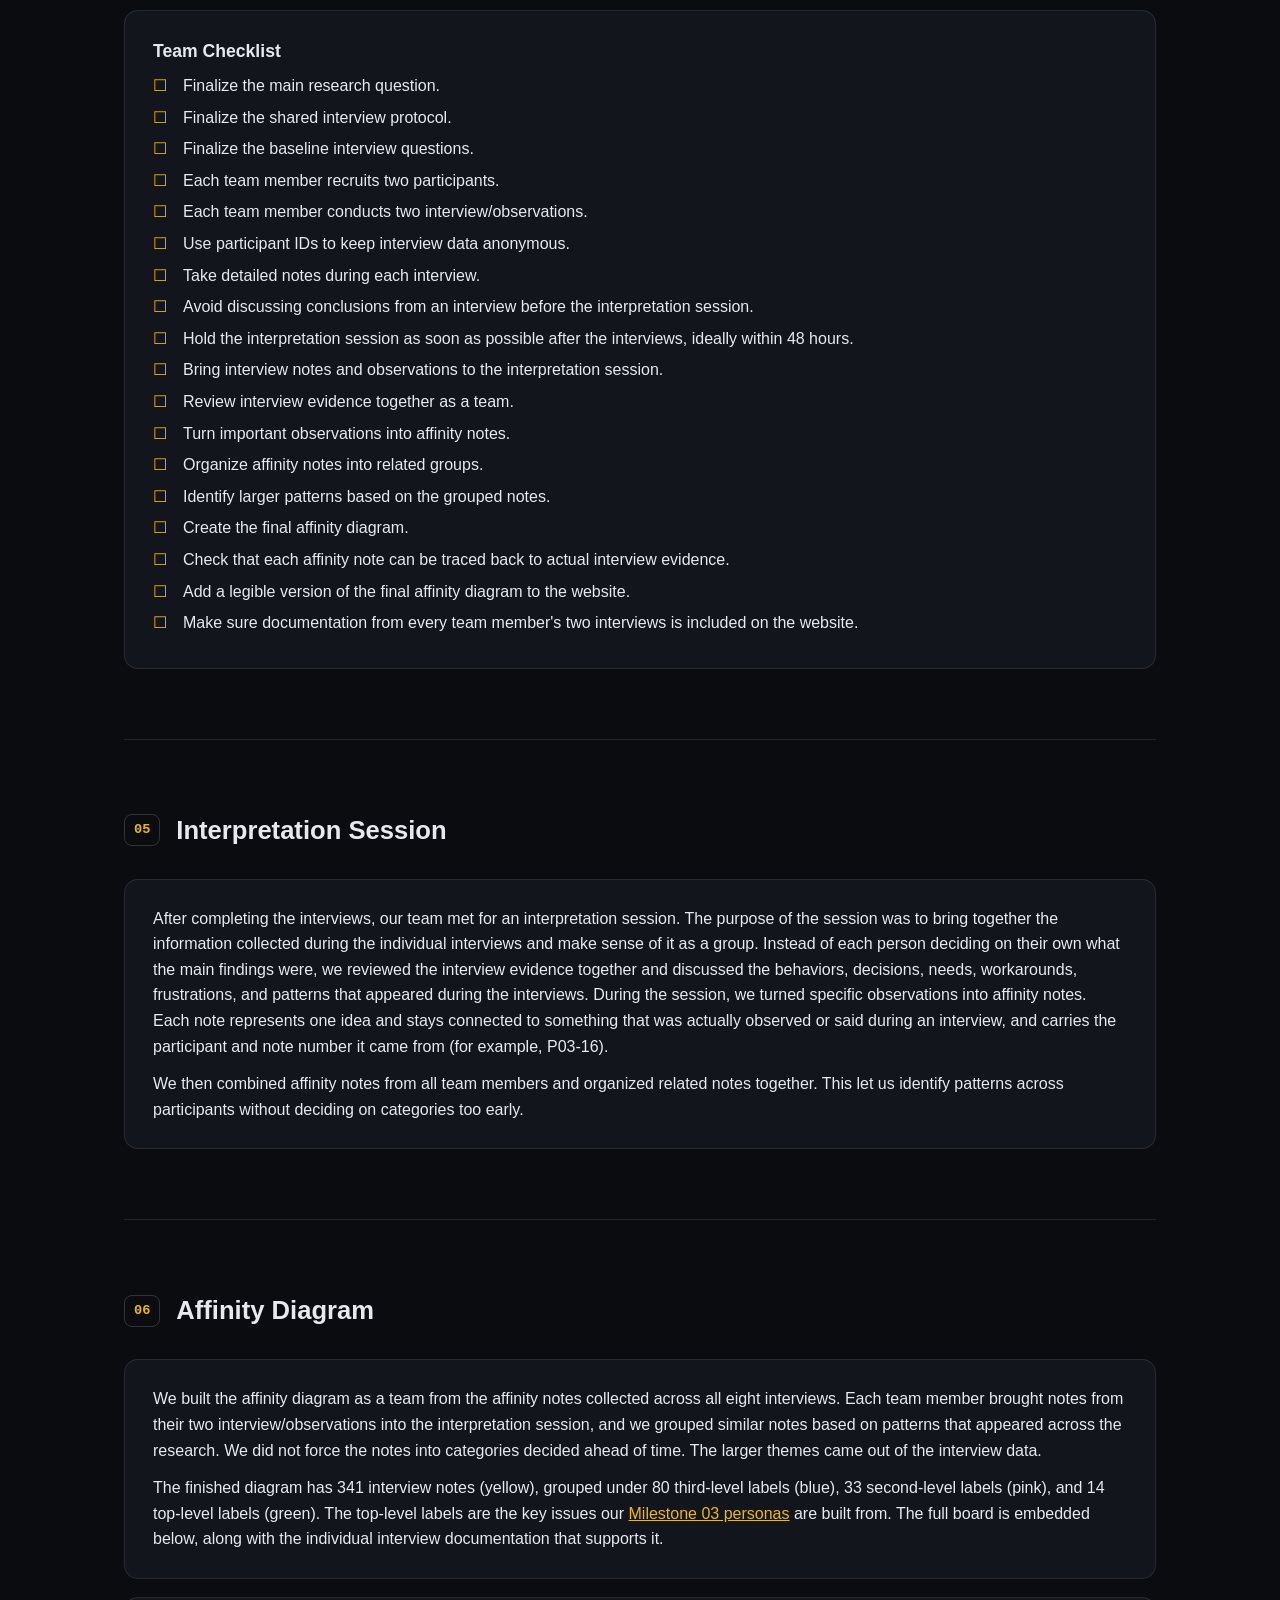
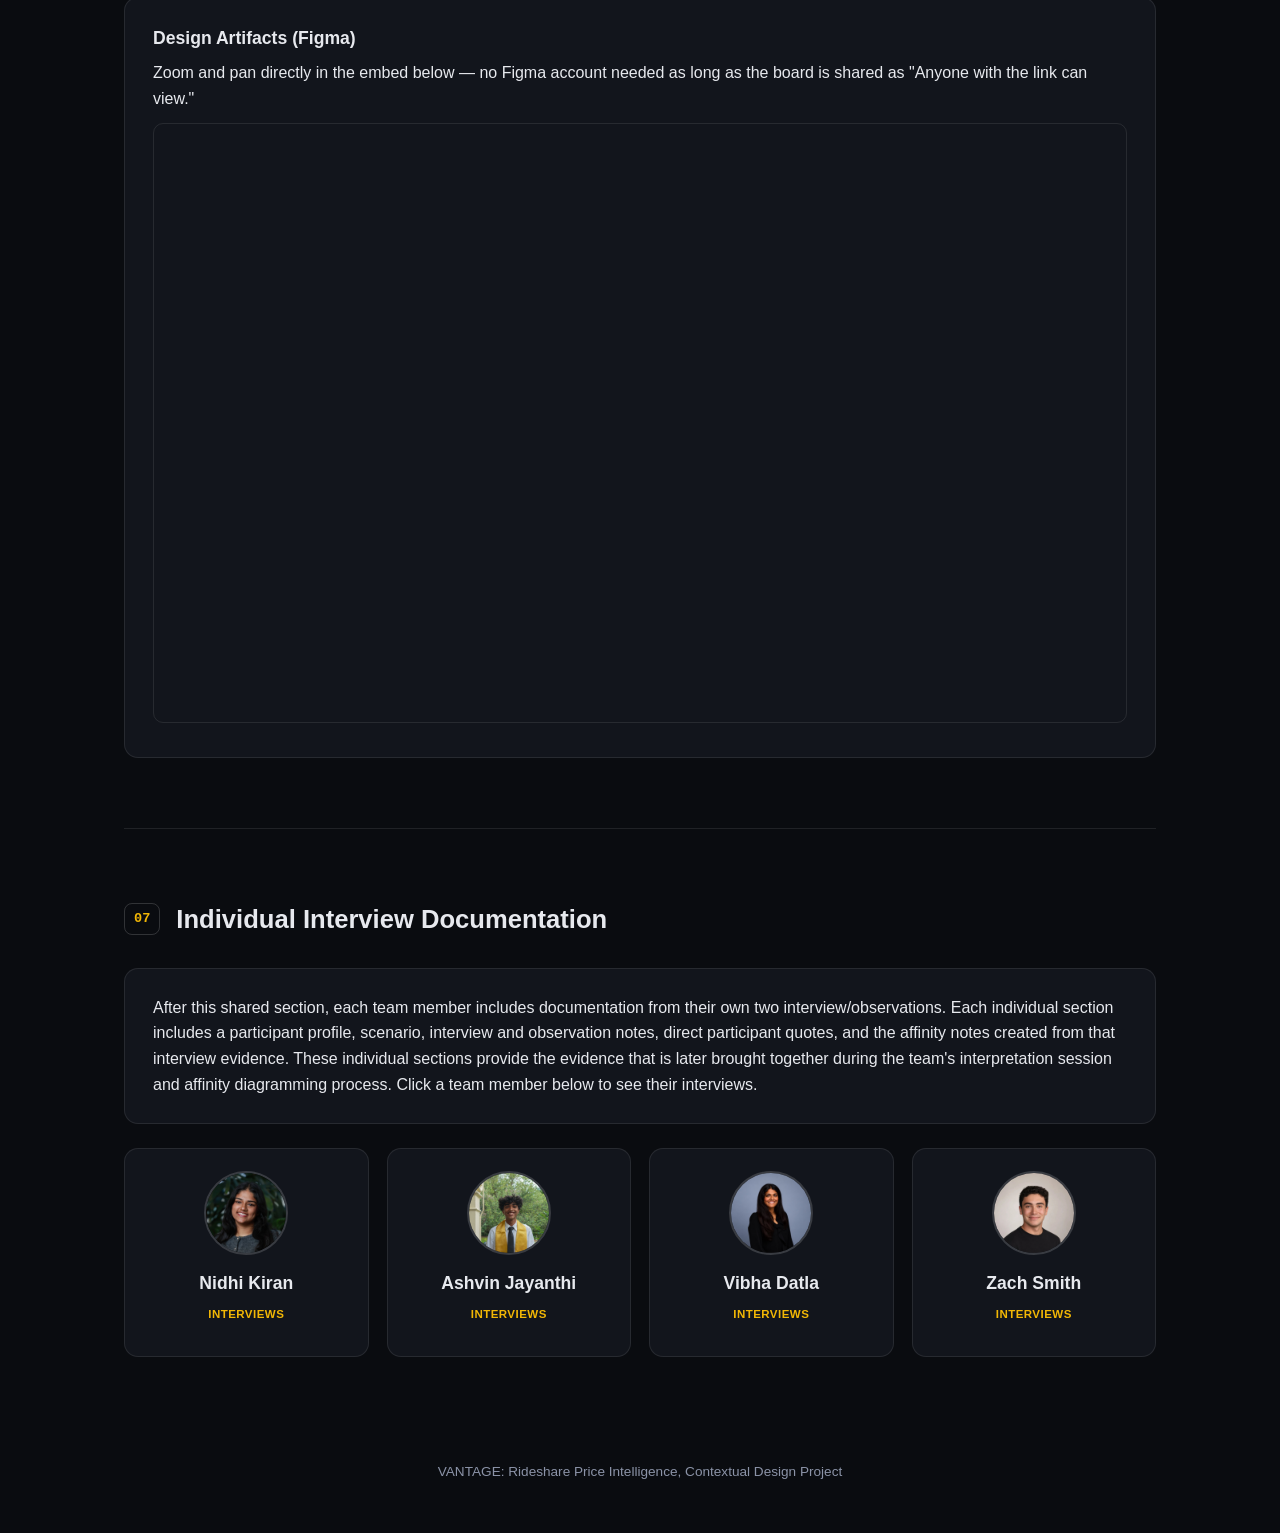
<file: interviews.html>
<!DOCTYPE html>
<html lang="en">
<head>
<meta charset="UTF-8">
<meta name="viewport" content="width=device-width, initial-scale=1.0">
<title>Contextual Inquiry — VANTAGE</title>
<link rel="stylesheet" href="styles.css">
</head>
<body>

<nav>
  <div class="wrap">
    <a class="brand" href="index.html">VANTAGE<span>.</span></a>
    <ul>
      <li><a href="index.html#team">Team</a></li>
      <li><a href="index.html#customer">Customer</a></li>
      <li><a href="index.html#problem">Problem</a></li>
      <li><a href="index.html#solution">Solution</a></li>
      <li><a href="index.html#scope">Scope</a></li>
      <li><a href="index.html#stakeholders">Stakeholders</a></li>
      <li><a href="index.html#covenants">Covenants</a></li>
      <li><a href="index.html#milestones">Milestones</a></li>
      <li><a href="interviews.html">Contextual Inquiry</a></li>
      <li><a href="personas.html">Personas</a></li>
      <li><a href="critiques.html">Critiques</a></li>
    </ul>
  </div>
</nav>

<header class="hero">
  <div class="eyebrow">✦ Milestone 02, Contextual Inquiry</div>
  <h1>Contextual Inquiry<span>.</span></h1>
  <p class="tagline">Before we design VANTAGE, we need to understand how people already decide how to get somewhere &mdash; without introducing our own solution.</p>
</header>

<div class="wrap">

  <section>
    <div class="sec-head"><span class="sec-num">01</span><h2>Research Question</h2></div>
    <div class="research-q">
      <span class="label">Research Question</span>
      <p>How do riders currently compare transportation options and decide which service to use for a trip?</p>
    </div>
  </section>

  <section>
    <div class="sec-head"><span class="sec-num">02</span><h2>Purpose</h2></div>
    <div class="panel">
      <p>For this contextual inquiry, our goal is to understand how people currently make transportation decisions when they need to get somewhere. We are focusing on what people already do, including which transportation options they consider, which apps or tools they use, what information they compare, and what factors influence their final decision.</p>
      <p style="margin-bottom:0;">At this stage, we are not testing VANTAGE. We want to first understand participants' existing habits, behaviors, workarounds, and decision-making processes without introducing our own solution.</p>
    </div>
  </section>

  <section>
    <div class="sec-head"><span class="sec-num">03</span><h2>Shared Interview Protocol</h2></div>
    <div class="stack">
      <div class="panel">
        <p style="margin-bottom:0;">All team members use the same general protocol and baseline questions so that our interviews are consistent enough to compare later. However, the interviews are semi-structured. This means we do not have to ask every question in the exact same order, and we can ask additional follow-up questions depending on what a participant says or does.</p>
      </div>

      <div class="panel">
        <h3>Procedure</h3>
        <ol>
          <li>Introduce the study and explain that we are trying to understand how people currently decide how to get somewhere.</li>
          <li>Explain that there are no right or wrong answers and that we are interested in what the participant would naturally do.</li>
          <li>Give the participant a realistic transportation scenario.</li>
          <li>Ask the participant to think out loud while deciding how they would get to the destination.</li>
          <li>Allow the participant to use any apps, websites, messages, or other tools they would normally use.</li>
          <li>Observe the participant without directing them toward a specific transportation option or service.</li>
          <li>Ask follow-up questions based on what the participant actually does.</li>
          <li>Take notes on behaviors, hesitation, workarounds, decision points, comparisons, and comments.</li>
          <li>After the task, ask a few broader questions about the participant's usual transportation habits.</li>
          <li>Keep all participant information anonymous by using participant IDs instead of names.</li>
        </ol>
      </div>

      <div class="panel">
        <h3>Baseline Interview Questions</h3>
        <ol>
          <li>How often do you use rideshare or other transportation apps?</li>
          <li>What transportation services do you normally use?</li>
          <li>When you need to get somewhere and are not driving, how do you usually decide what transportation to take?</li>
          <li>What option do you normally check first?</li>
          <li>What information do you look at first?</li>
          <li>Do you usually compare more than one transportation option?</li>
          <li>What makes you choose one service over another?</li>
          <li>How important is price when you are deciding?</li>
          <li>How important is pickup or wait time?</li>
          <li>Does your process change when you are traveling with other people?</li>
          <li>Are there transportation services you sometimes forget about or choose not to check?</li>
          <li>What parts of choosing transportation feel inconvenient or take the most effort?</li>
          <li>Have you developed any shortcuts or workarounds when comparing transportation options?</li>
          <li>What makes you feel confident that you chose the right option?</li>
          <li>If you could change one thing about your current transportation decision-making process, what would it be?</li>
        </ol>
      </div>

      <div class="panel">
        <h3>Possible Follow-up Questions</h3>
        <p>These are not meant to be asked during every interview. They are used depending on what the participant actually says or does.</p>
        <ul style="margin-bottom:0;">
          <li>What made you check that first?</li>
          <li>Why did you switch to another app?</li>
          <li>What are you comparing right now?</li>
          <li>What made you rule that option out?</li>
          <li>Why does that matter to you?</li>
          <li>Is that something you normally do?</li>
          <li>Would your decision change if the price were different?</li>
          <li>What would make you choose the other option?</li>
          <li>I noticed you went back to the previous app. What were you trying to remember?</li>
          <li>How would this process change if you were traveling with more people?</li>
          <li>What would you normally do next?</li>
        </ul>
      </div>
    </div>
  </section>

  <section>
    <div class="sec-head"><span class="sec-num">04</span><h2>Contextual Inquiry Planning</h2></div>
    <div class="panel">
      <h3>Team Checklist</h3>
      <ul class="checklist" style="margin-bottom:0;">
        <li>Finalize the main research question.</li>
        <li>Finalize the shared interview protocol.</li>
        <li>Finalize the baseline interview questions.</li>
        <li>Each team member recruits two participants.</li>
        <li>Each team member conducts two interview/observations.</li>
        <li>Use participant IDs to keep interview data anonymous.</li>
        <li>Take detailed notes during each interview.</li>
        <li>Avoid discussing conclusions from an interview before the interpretation session.</li>
        <li>Hold the interpretation session as soon as possible after the interviews, ideally within 48 hours.</li>
        <li>Bring interview notes and observations to the interpretation session.</li>
        <li>Review interview evidence together as a team.</li>
        <li>Turn important observations into affinity notes.</li>
        <li>Organize affinity notes into related groups.</li>
        <li>Identify larger patterns based on the grouped notes.</li>
        <li>Create the final affinity diagram.</li>
        <li>Check that each affinity note can be traced back to actual interview evidence.</li>
        <li>Add a legible version of the final affinity diagram to the website.</li>
        <li>Make sure documentation from every team member's two interviews is included on the website.</li>
      </ul>
    </div>
  </section>

  <section>
    <div class="sec-head"><span class="sec-num">05</span><h2>Interpretation Session</h2></div>
    <div class="stack">
      <div class="panel">
        <p>After completing the interviews, our team met for an interpretation session. The purpose of the session was to bring together the information collected during the individual interviews and make sense of it as a group. Instead of each person deciding on their own what the main findings were, we reviewed the interview evidence together and discussed the behaviors, decisions, needs, workarounds, frustrations, and patterns that appeared during the interviews. During the session, we turned specific observations into affinity notes. Each note represents one idea and stays connected to something that was actually observed or said during an interview, and carries the participant and note number it came from (for example, P03-16).</p>
        <p style="margin-bottom:0;">We then combined affinity notes from all team members and organized related notes together. This let us identify patterns across participants without deciding on categories too early.</p>
      </div>
    </div>
  </section>

  <section>
    <div class="sec-head"><span class="sec-num">06</span><h2>Affinity Diagram</h2></div>
    <div class="stack">
      <div class="panel">
        <p>We built the affinity diagram as a team from the affinity notes collected across all eight interviews. Each team member brought notes from their two interview/observations into the interpretation session, and we grouped similar notes based on patterns that appeared across the research. We did not force the notes into categories decided ahead of time. The larger themes came out of the interview data.</p>
        <p style="margin-bottom:0;">The finished diagram has 341 interview notes (yellow), grouped under 80 third-level labels (blue), 33 second-level labels (pink), and 14 top-level labels (green). The top-level labels are the key issues our <a href="personas.html">Milestone 03 personas</a> are built from. The full board is embedded below, along with the individual interview documentation that supports it.</p>
      </div>

      <div class="panel">
        <h3>Design Artifacts (Figma)</h3>
        <p>Zoom and pan directly in the embed below &mdash; no Figma account needed as long as the board is shared as "Anyone with the link can view."</p>
        <iframe
          style="border: 1px solid var(--border); border-radius: 10px;"
          width="100%"
          height="600"
          src="https://www.figma.com/embed?embed_host=share&url=https%3A%2F%2Fwww.figma.com%2Fboard%2FjHpFslhfi7DpEt47p1aQnr%2FUntitled%3Fnode-id%3D0-1%26t%3DdA3bFDg9XLKWwKX4-1"
          allowfullscreen>
        </iframe>
      </div>
    </div>
  </section>

  <section style="border-bottom:none;">
    <div class="sec-head"><span class="sec-num">07</span><h2>Individual Interview Documentation</h2></div>
    <div class="panel" style="margin-bottom:24px;">
      <p style="margin-bottom:0;">After this shared section, each team member includes documentation from their own two interview/observations. Each individual section includes a participant profile, scenario, interview and observation notes, direct participant quotes, and the affinity notes created from that interview evidence. These individual sections provide the evidence that is later brought together during the team's interpretation session and affinity diagramming process. Click a team member below to see their interviews.</p>
    </div>

    <div class="grid" id="memberGrid">
      <div class="card member-card" data-member="nidhi">
        <div class="avatar filled"><img src="images/nidhi-kiran.png" alt="Nidhi Kiran"></div>
        <h3>Nidhi Kiran</h3>
        <div class="role">Interviews</div>
      </div>
      <div class="card member-card" data-member="ashvin">
        <div class="avatar filled"><img src="images/ashvin-jayanthi.jpg" alt="Ashvin Jayanthi"></div>
        <h3>Ashvin Jayanthi</h3>
        <div class="role">Interviews</div>
      </div>
      <div class="card member-card" data-member="vibha">
        <div class="avatar filled"><img src="images/vibha-datla.png" alt="Vibha Datla"></div>
        <h3>Vibha Datla</h3>
        <div class="role">Interviews</div>
      </div>
      <div class="card member-card" data-member="zach">
        <div class="avatar filled"><img src="images/zach-smith.jpg" alt="Zach Smith"></div>
        <h3>Zach Smith</h3>
        <div class="role">Interviews</div>
      </div>
    </div>

    <div class="interview-panel" id="panel-nidhi">
      <div class="grid">
        <div class="card">
          <h3>Interview 1</h3>
          <p><span class="role">Participant ID</span> P03</p>
          <p class="profile-block">
            <strong>Age:</strong> 21<br>
            <strong>Background:</strong> College student who lives off campus and does not have a car.<br>
            <strong>Typical transportation behavior:</strong> Usually uses Uber for trips that are too far to walk and occasionally checks Lyft when prices seem high.<br>
            <strong>Usually travels:</strong> Alone<br>
            <strong>Common services:</strong> Uber, Lyft, CapMetro, walking<br>
            <strong>Main priorities:</strong> Getting there on time, pickup time, and price
          </p>
          <p><strong>Scenario:</strong> P03 has a doctor's appointment across Austin and realizes she needs to leave soon. She does not have a car, so she needs to figure out the fastest reasonable way to get there without being late.</p>

          <details class="notes">
            <summary>Interview &amp; Observation Notes</summary>
            <ol>
              <li>P03 immediately thinks about Uber because she is running short on time.</li>
              <li>She opens Uber first without checking another app.</li>
              <li>She says Uber is normally her default because she already knows how it works.</li>
              <li>She enters the appointment address and first looks at the estimated arrival time.</li>
              <li>She cares more about when she will arrive than the exact pickup time because she does not want to be late.</li>
              <li>She notices that UberX is around $21 and says that is more than she expected.</li>
              <li>She hesitates because the ride is expensive, but the estimated arrival time would get her there before the appointment.</li>
              <li>She opens Lyft to see if it is cheaper.</li>
              <li>Lyft is around $17, so she initially prefers it.</li>
              <li>She notices that the Lyft pickup estimate is longer.</li>
              <li>She mentally tries to figure out whether the longer pickup would still get her there on time.</li>
              <li>She switches back to Uber because she forgot its exact arrival estimate.</li>
              <li>She says she does this pretty often when comparing the two apps.</li>
              <li>She does not write anything down and tries to remember the prices and times.</li>
              <li>She briefly opens Google Maps to see how long the bus would take.</li>
              <li>The bus route would take much longer than either rideshare option.</li>
              <li>She rules out the bus because she would probably be late.</li>
              <li>She says she uses the bus sometimes when she is not in a rush.</li>
              <li>She does not consider walking because the destination is too far away.</li>
              <li>She does not think about Fetii because she is traveling alone.</li>
              <li>She knows about robotaxis in Austin but does not check one because it is not part of her normal routine.</li>
              <li>She returns to Lyft because the $4 savings still feels significant.</li>
              <li>She checks whether the Lyft pickup estimate has changed.</li>
              <li>She says she would probably choose Lyft if she had another 15 or 20 minutes to spare.</li>
              <li>She checks the estimated arrival time again before making her final decision.</li>
              <li>She decides that being on time matters more than saving $4 for this trip.</li>
              <li>She chooses UberX because it gives her more time before the appointment.</li>
              <li>She says that for a normal trip she probably would have chosen the cheaper Lyft.</li>
              <li>Once she books Uber, she stops comparing and watches the driver's location.</li>
              <li>She seems satisfied with the choice even though she does not like the price.</li>
            </ol>
          </details>

          <details class="quotes-block">
            <summary>Direct Quotes</summary>
            <ul class="quotes">
              <li>"I pretty much always open Uber first."</li>
              <li>"I care more about what time I'm actually getting there."</li>
              <li>"Twenty-one dollars is kind of a lot."</li>
              <li>"I forgot what Uber said, hold on."</li>
              <li>"If I wasn't running late, I'd probably take Lyft."</li>
              <li>"The bus is definitely not happening right now."</li>
              <li>"I'd rather pay four more dollars than be late."</li>
            </ul>
          </details>

          <details class="affinity">
            <summary>Affinity Notes</summary>
            <ul>
              <li>Opens Uber first when she needs transportation quickly. &mdash; P03-01</li>
              <li>Uses Uber as her default because she is familiar with the app. &mdash; P03-02</li>
              <li>Thinks about rideshare before public transportation when she is short on time. &mdash; P03-03</li>
              <li>Checks estimated arrival time first for a time-sensitive trip. &mdash; P03-04</li>
              <li>Prioritizes arriving before her appointment over finding the cheapest option. &mdash; P03-05</li>
              <li>Notices the UberX price after checking arrival time. &mdash; P03-06</li>
              <li>Considers $21 more expensive than expected for the trip. &mdash; P03-07</li>
              <li>Hesitates even though Uber would get her there on time. &mdash; P03-08</li>
              <li>Opens Lyft after deciding the Uber fare seems high. &mdash; P03-09</li>
              <li>Finds a cheaper fare on Lyft. &mdash; P03-10</li>
              <li>Initially prefers Lyft after seeing the lower price. &mdash; P03-11</li>
              <li>Checks Lyft's pickup estimate before deciding to switch services. &mdash; P03-12</li>
              <li>Becomes less interested in Lyft after noticing its longer wait. &mdash; P03-13</li>
              <li>Mentally estimates whether the Lyft wait would make her late. &mdash; P03-14</li>
              <li>Returns to Uber because she cannot remember its exact arrival estimate. &mdash; P03-15</li>
              <li>Switches between rideshare apps when comparing close options. &mdash; P03-16</li>
              <li>Relies on memory instead of recording fares while comparing apps. &mdash; P03-17</li>
              <li>Sometimes forgets information after switching between apps. &mdash; P03-18</li>
              <li>Uses Google Maps to check whether public transportation is realistic. &mdash; P03-19</li>
              <li>Considers the bus even though rideshare is her first choice. &mdash; P03-20</li>
              <li>Rejects the bus after seeing that the trip would take much longer. &mdash; P03-21</li>
              <li>Uses the bus more often when she does not have a strict arrival time. &mdash; P03-22</li>
              <li>Does not consider walking because the destination is too far away. &mdash; P03-23</li>
              <li>Does not consider Fetii when traveling alone. &mdash; P03-24</li>
              <li>Is aware of robotaxis but does not automatically consider them. &mdash; P03-25</li>
              <li>Defaults to transportation services already in her normal routine. &mdash; P03-26</li>
              <li>Returns to Lyft because a $4 difference still feels worth considering. &mdash; P03-27</li>
              <li>Rechecks Lyft to see whether its pickup estimate has changed. &mdash; P03-28</li>
              <li>Would accept a longer Lyft wait if she had more time. &mdash; P03-29</li>
              <li>Changes her transportation priorities when she is running late. &mdash; P03-30</li>
              <li>Normally places more weight on price when there is no time pressure. &mdash; P03-31</li>
              <li>Checks estimated arrival time again before making the final decision. &mdash; P03-32</li>
              <li>Uses arrival time to determine whether the cheaper option is realistic. &mdash; P03-33</li>
              <li>Accepts a higher fare when it reduces her risk of being late. &mdash; P03-34</li>
              <li>Chooses Uber even though Lyft is cheaper. &mdash; P03-35</li>
              <li>Treats the $4 difference as worth paying for additional time. &mdash; P03-36</li>
              <li>Stops comparing transportation options after booking a ride. &mdash; P03-37</li>
              <li>Watches the driver location after booking instead of continuing to compare. &mdash; P03-38</li>
              <li>Would make a different choice for the same trip without time pressure. &mdash; P03-39</li>
              <li>Feels satisfied with the faster option even though she dislikes the price. &mdash; P03-40</li>
            </ul>
          </details>
        </div>

        <div class="card">
          <h3>Interview 2</h3>
          <p><span class="role">Participant ID</span> P02</p>
          <p class="profile-block">
            <strong>Age:</strong> 22<br>
            <strong>Background:</strong> College student who has a car but avoids driving downtown when going out with friends.<br>
            <strong>Typical transportation behavior:</strong> Usually coordinates rides with friends and splits transportation costs. Uses Uber and Lyft but has also used Fetii for larger groups.<br>
            <strong>Usually travels:</strong> With friends<br>
            <strong>Common services:</strong> Uber, Lyft, Fetii, personal car, walking<br>
            <strong>Main priorities:</strong> Cost per person, fitting the whole group, and avoiding long waits
          </p>
          <p><strong>Scenario:</strong> P02 is going downtown on a Friday night with five friends. Nobody wants to drive, so the group needs to figure out how all six people can get downtown together.</p>

          <details class="notes">
            <summary>Interview &amp; Observation Notes</summary>
            <ol>
              <li>P02 says driving is possible because she has a car, but nobody wants to deal with parking or driving home later.</li>
              <li>She opens Uber first because that is normally what the group uses.</li>
              <li>She realizes a normal UberX will not fit six people.</li>
              <li>She looks at UberXL instead.</li>
              <li>The total price seems high, but she immediately divides it by six in her head.</li>
              <li>She says the total price matters less when everyone is splitting it.</li>
              <li>One friend opens Lyft while P02 is looking at Uber.</li>
              <li>They say the prices out loud instead of writing them down.</li>
              <li>P02 asks her friend what the Lyft wait time is.</li>
              <li>Lyft is slightly cheaper, but the difference per person is small.</li>
              <li>P02 says she would not make everyone wait much longer just to save each person about a dollar.</li>
              <li>Another friend asks whether they should take two normal Ubers.</li>
              <li>P02 checks the UberX price again and mentally doubles it.</li>
              <li>She decides two separate cars would cost more overall.</li>
              <li>She also does not like splitting the group when everyone is going to the same place.</li>
              <li>Someone brings up Fetii.</li>
              <li>P02 has used Fetii before for a larger group and knows how it works.</li>
              <li>She checks whether a Fetii ride is available.</li>
              <li>She says she probably would not have remembered Fetii if her friend had not mentioned it.</li>
              <li>Fetii can fit the group, but the available timing does not work well for when they want to leave.</li>
              <li>The group goes back to comparing UberXL and Lyft XL.</li>
              <li>P02 asks everyone whether they care about paying a little more to leave sooner.</li>
              <li>Two friends say they just want to leave.</li>
              <li>Another friend still prefers the cheaper option.</li>
              <li>P02 recalculates the approximate cost per person for Uber.</li>
              <li>She rounds the amount instead of calculating an exact split.</li>
              <li>She says a difference of one or two dollars per person does not matter much to her on a night out.</li>
              <li>She says she cares more about the total price when only one or two people are traveling.</li>
              <li>She checks Uber again and notices the price has changed slightly.</li>
              <li>She is annoyed by the changing price but does not restart the entire comparison.</li>
              <li>The group does not seriously consider public transportation because they are already ready to leave together.</li>
              <li>P02 says she uses the bus around campus sometimes but not usually for a night out.</li>
              <li>Walking is not considered because downtown is too far away.</li>
              <li>Robotaxis come up in the conversation, but nobody checks availability.</li>
              <li>P02 says she would be more likely to try one with a smaller group.</li>
              <li>She checks the UberXL pickup time one last time.</li>
              <li>The group agrees that the wait is reasonable.</li>
              <li>They choose UberXL because everyone fits and the per-person price feels acceptable.</li>
              <li>One person requests the ride and the others plan to send their share afterward.</li>
              <li>P02 stops comparing once everyone agrees, even though she is not sure they found the absolute cheapest option.</li>
            </ol>
          </details>

          <details class="quotes-block">
            <summary>Direct Quotes</summary>
            <ul class="quotes">
              <li>"We need something that actually fits all of us."</li>
              <li>"It looks expensive, but divided by six it's really not that bad."</li>
              <li>"What's the Lyft wait?"</li>
              <li>"I don't want to take two cars if we don't have to."</li>
              <li>"Oh yeah, I forgot about Fetii."</li>
              <li>"If it's like a dollar more each, I'd rather just leave."</li>
              <li>"Does everyone care if we pay a little more?"</li>
              <li>"We're all fine with this, so let's just get it."</li>
            </ul>
          </details>

          <details class="affinity">
            <summary>Affinity Notes</summary>
            <ul>
              <li>Considers driving but rejects it because the group does not want to deal with parking or driving home. &mdash; P02-01</li>
              <li>Opens Uber first because it is the group's usual rideshare service. &mdash; P02-02</li>
              <li>Immediately considers passenger capacity because six people need transportation. &mdash; P02-03</li>
              <li>Rejects UberX because it cannot fit the whole group. &mdash; P02-04</li>
              <li>Checks UberXL as an option that can accommodate everyone. &mdash; P02-05</li>
              <li>Initially reacts to the total UberXL fare as expensive. &mdash; P02-06</li>
              <li>Mentally divides the total fare by six. &mdash; P02-07</li>
              <li>Evaluates group transportation partly through cost per person. &mdash; P02-08</li>
              <li>Is less concerned about a high total fare when it is split among six people. &mdash; P02-09</li>
              <li>Has a friend independently check Lyft while she checks Uber. &mdash; P02-10</li>
              <li>Uses multiple group members to compare transportation services. &mdash; P02-11</li>
              <li>Shares fares verbally instead of recording them in one place. &mdash; P02-12</li>
              <li>Asks her friend for the Lyft wait time. &mdash; P02-13</li>
              <li>Compares pickup time in addition to price. &mdash; P02-14</li>
              <li>Notices that Lyft is slightly cheaper than Uber. &mdash; P02-15</li>
              <li>Translates a small total fare difference into the difference per person. &mdash; P02-16</li>
              <li>Does not think saving about a dollar each is worth a much longer wait. &mdash; P02-17</li>
              <li>Considers taking two separate UberX rides after a friend suggests it. &mdash; P02-18</li>
              <li>Reopens the UberX option to evaluate the two-car idea. &mdash; P02-19</li>
              <li>Mentally doubles the UberX fare to estimate the cost of two cars. &mdash; P02-20</li>
              <li>Rejects two UberX rides because they would cost more overall. &mdash; P02-21</li>
              <li>Prefers keeping the group together when everyone has the same destination. &mdash; P02-22</li>
              <li>Considers Fetii only after another group member mentions it. &mdash; P02-23</li>
              <li>Recognizes Fetii because she has used it with a larger group before. &mdash; P02-24</li>
              <li>Checks Fetii availability for the group trip. &mdash; P02-25</li>
              <li>Says she probably would have forgotten Fetii without her friend mentioning it. &mdash; P02-26</li>
              <li>Finds that Fetii can accommodate the group. &mdash; P02-27</li>
              <li>Rejects the available Fetii option because its timing does not match when they want to leave. &mdash; P02-28</li>
              <li>Returns to Uber and Lyft after eliminating Fetii. &mdash; P02-29</li>
              <li>Asks the group whether leaving sooner is worth paying slightly more. &mdash; P02-30</li>
              <li>Allows other group members' preferences to influence the final choice. &mdash; P02-31</li>
              <li>Recalculates the approximate Uber cost per person before deciding. &mdash; P02-32</li>
              <li>Rounds the per-person amount instead of calculating an exact split. &mdash; P02-33</li>
              <li>Accepts a one- or two-dollar difference per person for a night out. &mdash; P02-34</li>
              <li>Becomes more price-sensitive when fewer people are splitting a ride. &mdash; P02-35</li>
              <li>Notices the Uber price change while the group is deciding. &mdash; P02-36</li>
              <li>Does not restart the comparison after a small fare change. &mdash; P02-37</li>
              <li>Does not seriously consider public transportation for this particular night out. &mdash; P02-38</li>
              <li>Chooses UberXL because it fits everyone and has an acceptable wait and per-person cost. &mdash; P02-39</li>
              <li>Stops searching once the group reaches a choice everyone considers good enough. &mdash; P02-40</li>
            </ul>
          </details>
        </div>
      </div>
    </div>

    <div class="interview-panel" id="panel-ashvin">
      <div class="grid">
        <div class="card">
          <h3>Interview 1</h3>
          <p><span class="role">Participant ID</span> P05</p>
          <p class="profile-block">
            <strong>Age:</strong> 21<br>
            <strong>Background:</strong> Junior who lives in an apartment off campus, about a 15 minute drive from the main part of campus. Does not have a car. Their roommate does, but they do not like asking to borrow it or get picked up.<br>
            <strong>Typical transportation behavior:</strong> Walks and takes the bus around campus during the day. Uses rideshare mostly at night, to and from the library, and for the airport a few times a semester. Usually decides at the last minute.<br>
            <strong>Usually travels:</strong> Mostly alone, sometimes with their roommate.<br>
            <strong>Common services:</strong> Uber (default), Lyft (backup), and the CapMetro bus during the day.<br>
            <strong>Main priorities:</strong> Price, feeling safe at night, and not waiting outside for long.
          </p>
          <p><strong>Scenario:</strong> It is Thursday around 11:20 PM. The participant just finished a study group at the library and needs to get home. They are tired and it is dark out. They use their own phone and open whatever they would normally open. The interview happened in the library lobby right as they were leaving.</p>

          <details class="notes">
            <summary>Interview &amp; Observation Notes</summary>
            <ol>
              <li>When asked how they would get home, the participant says Uber right away and does not mention any other option until asked.</li>
              <li>Their thumb goes straight to the Uber app on the home screen without them searching for it. It looks automatic.</li>
              <li>They say they thought about the bus for a second but that it basically stops being useful after about 10:30 on their route. They do not open the CapMetro app to check, so this comes from memory.</li>
              <li>They explain that during the day they just take the bus to class and do not compare anything, since it is free with their student ID.</li>
              <li>Their home address is already saved, so they tap it instead of typing anything.</li>
              <li>The pickup pin starts on the side of the library facing the dark parking lot. They drag it to the front steps because it has lights and people around.</li>
              <li>They look at the UberX price before the pickup time. It is $19.80.</li>
              <li>They react to the price as kind of high because they are used to paying somewhere around $14 to $17. They are comparing against a number they already have in their head.</li>
              <li>Since the fare is above their normal range, they decide to check Lyft. They say this is what they do whenever Uber feels off.</li>
              <li>Lyft shows $16.50 with an 11 minute pickup. Uber had shown 6 minutes.</li>
              <li>While in Lyft, they try to remember the Uber price and pickup time. They are unsure whether the pickup was five or six minutes, so they switch back to Uber to check.</li>
              <li>They work through the tradeoff out loud and decide that saving about three dollars is not worth five more minutes at the curb at night.</li>
              <li>They explain that waiting bothers them more at night than during the day because they would be standing outside alone.</li>
              <li>They skip over Uber Comfort without opening it or wondering why it costs more.</li>
              <li>They mention having the student Uber One membership and say the Uber price already feels a little discounted because of it.</li>
              <li>They say they trust Uber because they know how it works and how to get support if something goes wrong. They are less sure Lyft would have drivers nearby that late.</li>
              <li>When asked about walking, they laugh. It is about 35 minutes and they would never do that at night.</li>
              <li>When asked about getting a ride from their roommate, they say it is midnight and that is too big an ask, so they do not.</li>
              <li>When asked about robotaxis, they say they have seen Waymo cars around and think it shows up as an option in Uber, but they have never picked it. They are not sure how they would even choose it, and they say it would feel weird riding in one alone at night.</li>
              <li>When asked about Fetii, they have to think for a second and recall it as the van service for groups. They would not think of it for a solo trip.</li>
              <li>They never look at trip duration. They assume it is always about 18 minutes.</li>
              <li>They point out that they are paying the whole fare themselves with nobody to split it with, so every dollar counts.</li>
              <li>After requesting the ride, they check the driver's name, the car, and the license plate against the app. They say they do this every time.</li>
              <li>They tap the share button to send their trip status to their roommate. They say they do this out of habit.</li>
              <li>They say that when prices spike they sometimes close the app and reopen it a few minutes later to see if the price went down. They wish they could just know whether it would drop if they waited.</li>
              <li>They say that on Friday and Saturday nights, if prices look bad, they sometimes just stay in instead of going out.</li>
              <li>They say airport trips are different. They plan those ahead and check both Uber and Lyft the day before.</li>
              <li>They say they always tip in the app right after the ride without thinking about it.</li>
              <li>The whole decision takes about two minutes. They say they are tired and just want to be home, so it is good enough.</li>
            </ol>
          </details>

          <details class="quotes-block">
            <summary>Direct Quotes</summary>
            <ul class="quotes">
              <li>"I just open Uber, it's like muscle memory at this point."</li>
              <li>"It's usually like fourteen to seventeen, so nineteen felt kind of high."</li>
              <li>"I save maybe three bucks but wait five more minutes outside at night. Nah, not worth it."</li>
              <li>"The bus basically stops being useful after like 10:30 on my route."</li>
              <li>"I wouldn't even know how to pick it. And honestly by myself at night I'd feel weird."</li>
              <li>"It's all me paying, there's nobody to split with."</li>
              <li>"I'm tired, I just want to be home. It's good enough."</li>
            </ul>
          </details>

          <details class="affinity">
            <summary>Affinity Notes</summary>
            <ul>
              <li>Thinks of Uber first when asked how they would get home, before any other option. &mdash; P05-01</li>
              <li>Opens Uber from the home screen by habit without really deciding to. &mdash; P05-02</li>
              <li>Rules out the bus at night from memory that it stops being useful after about 10:30. &mdash; P05-03</li>
              <li>Does not open the CapMetro app to confirm whether any late bus is running. &mdash; P05-04</li>
              <li>Takes the bus to class during the day without comparing options because it is free with their student ID. &mdash; P05-05</li>
              <li>Taps a saved Home address to enter the destination quickly. &mdash; P05-06</li>
              <li>Drags the pickup pin to the lit front steps because the default spot faces a dark parking lot. &mdash; P05-07</li>
              <li>Looks at the UberX price before checking the pickup time. &mdash; P05-08</li>
              <li>Judges the fare against a usual price range they already have in mind ($14 to $17). &mdash; P05-09</li>
              <li>Treats a fare above their usual range as the cue to check Lyft. &mdash; P05-10</li>
              <li>Opens Lyft after seeing the higher Uber fare. &mdash; P05-11</li>
              <li>Cannot remember the Uber pickup time while in Lyft and switches back to check. &mdash; P05-12</li>
              <li>Tries to hold the Uber price in their head rather than writing it down while comparing. &mdash; P05-13</li>
              <li>Decides a $3 saving is not worth five extra minutes of waiting. &mdash; P05-14</li>
              <li>Gives more weight to waiting alone outside at night than to a small price difference. &mdash; P05-15</li>
              <li>Treats pickup time as a safety factor at night, not just a convenience. &mdash; P05-16</li>
              <li>Skips Uber Comfort without opening it to see why it costs more. &mdash; P05-17</li>
              <li>Feels like they are already getting a deal because of their student Uber One membership. &mdash; P05-18</li>
              <li>Trusts Uber because they know how it works and how to get support. &mdash; P05-19</li>
              <li>Is less sure Lyft will have drivers available late at night. &mdash; P05-20</li>
              <li>Dismisses walking home because it is about 35 minutes and unsafe at night. &mdash; P05-21</li>
              <li>Does not ask their roommate for a ride because midnight feels like too big an ask. &mdash; P05-22</li>
              <li>Has seen robotaxis around town but has never chosen one. &mdash; P05-23</li>
              <li>Does not know how they would select a robotaxi if they wanted one. &mdash; P05-24</li>
              <li>Feels uneasy about riding in a driverless car alone at night. &mdash; P05-25</li>
              <li>Thinks of Fetii as a group van service that does not apply to a solo trip. &mdash; P05-26</li>
              <li>Checks the driver's name, car, and license plate against the app before getting in. &mdash; P05-27</li>
              <li>Shares their trip status with their roommate out of habit. &mdash; P05-28</li>
              <li>Tips in the app right after the ride without thinking about it. &mdash; P05-29</li>
              <li>Does not look at trip duration because the route always takes about the same time. &mdash; P05-30</li>
              <li>Closes and reopens the app to see whether a high price drops. &mdash; P05-31</li>
              <li>Wishes they knew whether the price would go down if they waited ten minutes. &mdash; P05-32</li>
              <li>Sometimes stays in instead of going out when weekend ride prices look bad. &mdash; P05-33</li>
              <li>Plans airport trips ahead and checks both apps the day before. &mdash; P05-34</li>
              <li>Pays the full fare themselves when riding alone, so every dollar matters. &mdash; P05-35</li>
              <li>Makes the decision quickly when tired and just wants to get home. &mdash; P05-36</li>
              <li>Settles for "good enough" after one comparison instead of looking at more options. &mdash; P05-37</li>
              <li>Uses Lyft only as a backup when Uber feels off, not as a first stop. &mdash; P05-38</li>
              <li>Stays more price-flexible during the day than at night, when safety matters more. &mdash; P05-39</li>
              <li>Keeps their ride process mostly the same each time they leave campus late. &mdash; P05-40</li>
            </ul>
          </details>
        </div>

        <div class="card">
          <h3>Interview 2</h3>
          <p><span class="role">Participant ID</span> P06</p>
          <p class="profile-block">
            <strong>Age:</strong> 20<br>
            <strong>Background:</strong> Sophomore who lives in a house near campus with roommates. Has a car but rarely drives anywhere other than errands.<br>
            <strong>Typical transportation behavior:</strong> Goes out most weekends with a big group of friends, usually downtown. Rarely plans ahead. Often ends up being the one who orders the ride for everyone.<br>
            <strong>Usually travels:</strong> Usually with friends, in groups of five to eight.<br>
            <strong>Common services:</strong> Fetii for big groups, Uber for small groups or solo trips. Rarely walks anywhere far.<br>
            <strong>Main priorities:</strong> Cost per person, fitting everyone in one ride, and keeping the group together.
          </p>
          <p><strong>Scenario:</strong> It is Friday around 9:45 PM. The participant is at their house hanging out before heading downtown to Rainey Street with friends. The group chat has already started asking about the ride. They were observed in the living room while friends moved around and got ready.</p>

          <details class="notes">
            <summary>Interview &amp; Observation Notes</summary>
            <ol>
              <li>Before opening any app, the participant checks the group chat. Someone has asked if everyone is getting an Uber, and they reply that they will handle it.</li>
              <li>Their first move is figuring out headcount. They land on six, maybe seven if one more friend comes, and say the first thing on their mind is whether everyone can fit in one ride.</li>
              <li>They open Fetii first. They say they have used it the last two weekends, so it is just what comes to mind.</li>
              <li>Fetii shows about $54 total with a 22 minute pickup. They divide by six out loud right away and decide about $9 each is fine.</li>
              <li>They say that once the price goes over about $12 per person, people start complaining in the group chat.</li>
              <li>They groan at the 22 minute pickup, then shrug it off because nobody is really ready to leave yet anyway.</li>
              <li>They open Uber next to compare. They admit they did not think of Uber until after seeing the Fetii price.</li>
              <li>UberXL shows about $62 with a 9 minute pickup and a notice that prices are higher due to demand. They shrug it off because it is Friday.</li>
              <li>They tap around to check how many seats the XL has. They are not sure it fits six, and it definitely would not fit seven.</li>
              <li>They look at getting two UberX cars instead and notice the total comes out about the same as the XL. They say they would rather not split up anyway, since someone always gets lost or shows up at a different time.</li>
              <li>While in Uber, they forget the exact Fetii price and flip back to check. They then screenshot the Fetii quote so they can stop switching.</li>
              <li>They text the group to ask who is actually coming. One friend says seven, which means the XL no longer works.</li>
              <li>Two friends reply with opposite opinions, one saying Fetii is cheaper and the other saying Uber is faster. They read both out loud and say most people want the cheap option.</li>
              <li>A friend offers to drive. The participant turns it down because downtown parking costs around $20 to $30 and nobody wants to be the one stuck driving. They also point out that the friend's car only fits four.</li>
              <li>When asked about CapMetro, they laugh. They have never taken it downtown at night and are not sure buses even run that late.</li>
              <li>When asked about walking, they say it is way too far, over 40 minutes.</li>
              <li>When asked about robotaxis, they say Waymo is cool but it cannot carry six people, so it is not an option tonight.</li>
              <li>They say they forget Lyft exists, and they never open it.</li>
              <li>They plan to pay on their own card and send Venmo requests afterward. They say people take a few days to pay but they are used to it.</li>
              <li>They hesitate over the pickup spot, the house or the corner. The street is narrow with parked cars, so they pick the corner and tell everyone to be outside.</li>
              <li>They book Fetii and send the ride details and a screenshot to the group chat so people know which van to look for.</li>
              <li>They say the Fetii van was about 25 minutes late last time, but it was still cheaper, so they picked it again. They add that if they knew it would be on time, they would not even look at Uber.</li>
              <li>They say they picked it even though Uber was faster, because a 13 minute difference does not matter if people are not ready.</li>
              <li>They say riding together in the van is part of the night, like the group is already out.</li>
              <li>They say they use Uber for two or three people or when they are alone, since Fetii is too big for that.</li>
              <li>They say that for Saturday events they sometimes schedule ahead, but tonight was last minute because plans kept changing.</li>
              <li>They say the ride home is different. They do not plan it, prices at 2 AM are crazy, and sometimes the group ends up splitting into a couple of Ubers.</li>
              <li>While waiting, they check the app twice to see where the van is and tell people to hurry up.</li>
              <li>The whole decision takes about five minutes. They say it is good enough.</li>
            </ol>
          </details>

          <details class="quotes-block">
            <summary>Direct Quotes</summary>
            <ul class="quotes">
              <li>"First thing I think about is can we all fit in one."</li>
              <li>"Nine each, that's fine."</li>
              <li>"If it's over like twelve a person people start complaining."</li>
              <li>"Someone always gets lost or shows up at a different time."</li>
              <li>"If I knew it was gonna be on time I wouldn't even look at Uber."</li>
              <li>"The 13 minute difference doesn't matter if people aren't ready."</li>
              <li>"I forget Lyft exists."</li>
            </ul>
          </details>

          <details class="affinity">
            <summary>Affinity Notes</summary>
            <ul>
              <li>Counts how many people are going before opening any app. &mdash; P06-01</li>
              <li>Takes on the job of ordering the ride after someone raises it in the group chat. &mdash; P06-02</li>
              <li>Treats fitting everyone in one vehicle as the first requirement. &mdash; P06-03</li>
              <li>Opens Fetii first because they used it the last two weekends. &mdash; P06-04</li>
              <li>Does not think of Uber until after seeing the Fetii quote. &mdash; P06-05</li>
              <li>Divides the total fare by the number of riders right away. &mdash; P06-06</li>
              <li>Feels about $9 per person is fine for the group. &mdash; P06-07</li>
              <li>Believes friends start complaining when the cost goes over about $12 each. &mdash; P06-08</li>
              <li>Is not bothered by a 22 minute wait because the group is not ready to leave yet. &mdash; P06-09</li>
              <li>Treats the group's readiness as more important than the app's pickup estimate. &mdash; P06-10</li>
              <li>Opens Uber to compare after seeing the Fetii price. &mdash; P06-11</li>
              <li>Is unsure how many seats an UberXL holds and taps around to check. &mdash; P06-12</li>
              <li>Expects higher Friday prices and accepts the surge notice as normal. &mdash; P06-13</li>
              <li>Rejects splitting into two cars because the group would get separated. &mdash; P06-14</li>
              <li>Notices two UberX cars cost about the same as one XL, so splitting saves nothing. &mdash; P06-15</li>
              <li>Forgets the exact Fetii price while in Uber and flips back to check. &mdash; P06-16</li>
              <li>Screenshots the Fetii quote so they can compare without switching apps. &mdash; P06-17</li>
              <li>Asks the group chat who is actually coming before finalizing. &mdash; P06-18</li>
              <li>Changes their calculation when the headcount goes from six to seven. &mdash; P06-19</li>
              <li>Hears conflicting preferences from friends, cheaper versus faster, and weighs both. &mdash; P06-20</li>
              <li>Leans toward what most of the group wants, which is the cheaper option. &mdash; P06-21</li>
              <li>Rejects a friend's offer to drive because downtown parking costs $20 to $30. &mdash; P06-22</li>
              <li>Does not want anyone in the group stuck as the driver for the night. &mdash; P06-23</li>
              <li>Notes the friend's car only fits four people anyway. &mdash; P06-24</li>
              <li>Does not consider public transit downtown on Friday night and is unsure if buses run that late. &mdash; P06-25</li>
              <li>Dismisses walking downtown as over 40 minutes. &mdash; P06-26</li>
              <li>Does not see robotaxis as an option because they cannot carry a group of six. &mdash; P06-27</li>
              <li>Forgets Lyft exists and never opens it. &mdash; P06-28</li>
              <li>Pays on their own card and sends Venmo requests to the group afterward. &mdash; P06-29</li>
              <li>Hesitates over whether to use the house address or the corner as the pickup spot. &mdash; P06-30</li>
              <li>Shares ride details and a screenshot in the group chat so friends can find the van. &mdash; P06-31</li>
              <li>Still chooses Fetii even though the van was about 25 minutes late last time. &mdash; P06-32</li>
              <li>Wishes they knew whether the Fetii van would actually be on time. &mdash; P06-33</li>
              <li>Picks the slower option because the faster pickup would not change when the group leaves. &mdash; P06-34</li>
              <li>Values riding together in one van as part of the night out. &mdash; P06-35</li>
              <li>Uses Uber instead of Fetii for solo trips or small groups. &mdash; P06-36</li>
              <li>Sometimes schedules a ride ahead for Saturday events but not when plans keep changing. &mdash; P06-37</li>
              <li>Does not plan the ride home, expects high prices at 2 AM, and sometimes splits into several Ubers. &mdash; P06-38</li>
              <li>Checks the app a couple of times for the van's location while waiting. &mdash; P06-39</li>
              <li>Makes the decision in about five minutes and settles for "good enough." &mdash; P06-40</li>
            </ul>
          </details>
        </div>
      </div>
    </div>

    <div class="interview-panel" id="panel-vibha">
      <div class="grid">
        <div class="card">
          <h3>Interview 1</h3>
          <p><span class="role">Participant ID</span> P01</p>
          <p class="profile-block">
            <strong>Age:</strong> 20<br>
            <strong>Background:</strong> UT Austin student living in West Campus and does not have a car in Austin. Goes downtown often with friends on weekends and occasionally uses rideshare for errands or getting home late.<br>
            <strong>Typical transportation behavior:</strong> Walks around campus and West Campus when possible. Uses rideshare mainly at night, when going downtown, or when traveling with a group. Usually compares Uber and Lyft before booking.<br>
            <strong>Usually travels:</strong> With friends<br>
            <strong>Common services:</strong> Uber, Lyft, occasionally Fetii for larger groups. Has seen robotaxi services around Austin but does not regularly use them.<br>
            <strong>Main priorities:</strong> Price, cost per person, fitting everyone in one vehicle, and avoiding a really long wait.
          </p>
          <p><strong>Scenario:</strong> P01 is getting ready to leave West Campus with 4 friends to go downtown on a Friday night. They want to leave within the next 15&ndash;20 minutes. Nobody wants to drive because they plan on drinking. The group needs to decide whether to split into two regular rideshares, call a larger Uber/Lyft, or use another option that can fit everyone.</p>

          <details class="notes">
            <summary>Interview &amp; Observation Notes</summary>
            <ul>
              <li>Rideshare is her first choice for going downtown at night because walking with the group would take too long.</li>
              <li>She checks UberXL for the five-person group, thinks the price is high, and mentally calculates the cost per person.</li>
              <li>She compares Lyft when Uber seems expensive, but the cheaper Lyft option has a longer wait, which matters because some friends want to leave soon.</li>
              <li>She switches back and forth between Uber and Lyft because she forgets pickup times and notices that prices can change while she is comparing.</li>
              <li>She considers alternatives like two UberX rides, Fetii, Waymo, the bus, and walking, but rejects them because of group coordination, unfamiliarity, capacity, distance, or convenience.</li>
              <li>She ultimately chooses UberXL because it keeps everyone together and has the shortest wait, even though it costs slightly more; if prices are extremely high, the group sometimes waits and checks again later.</li>
            </ul>
          </details>

          <details class="quotes-block">
            <summary>Direct Quotes</summary>
            <ul class="quotes">
              <li>"I always open Uber first. I don't even really think about it."</li>
              <li>"The prices literally change every second."</li>
              <li>"I always forget about Fetii unless someone brings it up."</li>
              <li>"I'd rather pay like two dollars more than split into two cars."</li>
            </ul>
          </details>

          <details class="affinity">
            <summary>Affinity Notes</summary>
            <ul>
              <li>Checks Uber first because that is the app she normally uses. &mdash; P01-01</li>
              <li>Usually thinks of rideshare first when going downtown at night. &mdash; P01-02</li>
              <li>Puts in the destination before asking the group what they want to do. &mdash; P01-03</li>
              <li>Checks the price before looking closely at the pickup time. &mdash; P01-04</li>
              <li>Realizes UberX will not fit all five people. &mdash; P01-05</li>
              <li>Looks at UberXL once she sees the group needs a bigger car. &mdash; P01-06</li>
              <li>Thinks the UberXL price is higher than expected. &mdash; P01-07</li>
              <li>Divides the total price by five in her head. &mdash; P01-08</li>
              <li>Cares more about the price per person when traveling with friends. &mdash; P01-09</li>
              <li>Checks Lyft when Uber feels too expensive. &mdash; P01-10</li>
              <li>Usually compares Uber and Lyft if the first price seems high. &mdash; P01-11</li>
              <li>Tries to remember the Uber price while checking Lyft. &mdash; P01-12</li>
              <li>Notices Lyft is cheaper for the same trip. &mdash; P01-13</li>
              <li>Notices Lyft has a longer wait than Uber. &mdash; P01-14</li>
              <li>Asks her friends if they are okay waiting longer to save money. &mdash; P01-15</li>
              <li>A friend wanting to leave soon makes the longer wait less appealing. &mdash; P01-16</li>
              <li>Goes back to Uber because she forgot the pickup time. &mdash; P01-17</li>
              <li>Notices the Uber price changes while she is comparing apps. &mdash; P01-18</li>
              <li>Finds changing ride prices annoying and hard to predict. &mdash; P01-19</li>
              <li>Considers taking two regular Ubers instead of one UberXL. &mdash; P01-20</li>
              <li>Quickly estimates whether two smaller rides would be cheaper. &mdash; P01-21</li>
              <li>Does not want to split the group into two cars. &mdash; P01-22</li>
              <li>Thinks dealing with two drivers would be more annoying. &mdash; P01-23</li>
              <li>Does not think about Fetii at first. &mdash; P01-24</li>
              <li>Only considers Fetii after a friend brings it up. &mdash; P01-25</li>
              <li>Has used Fetii before with a bigger group. &mdash; P01-26</li>
              <li>Feels less comfortable using Fetii than Uber or Lyft. &mdash; P01-27</li>
              <li>Has a harder time finding pickup information in Fetii. &mdash; P01-28</li>
              <li>Decides Fetii is not really needed for just five people. &mdash; P01-29</li>
              <li>Only thinks about Waymo after seeing one nearby. &mdash; P01-30</li>
              <li>Does not seriously consider Waymo because she is not sure everyone would fit. &mdash; P01-31</li>
              <li>Does not really consider taking the bus for a Friday night out. &mdash; P01-32</li>
              <li>Would rather pay a few dollars each than take public transportation. &mdash; P01-33</li>
              <li>Would walk if the destination was closer. &mdash; P01-34</li>
              <li>Does not want to walk this time because it is far and late at night. &mdash; P01-35</li>
              <li>Checks Lyft again to see if the price or wait has changed. &mdash; P01-36</li>
              <li>Chooses UberXL even though it costs a little more. &mdash; P01-37</li>
              <li>Would rather keep the group together if it only costs a little more per person. &mdash; P01-38</li>
              <li>Sends the ride price in the group chat so everyone knows what to pay her back. &mdash; P01-39</li>
              <li>Sometimes waits a few minutes and checks again when surge prices are really high. &mdash; P01-40</li>
            </ul>
          </details>
        </div>

        <div class="card">
          <h3>Interview 2</h3>
          <p><span class="role">Participant ID</span> P04</p>
          <p class="profile-block">
            <strong>Age:</strong> 22<br>
            <strong>Background:</strong> Recent college graduate living in Austin who has a car but does not use it for every trip. Uses rideshare mostly for the airport, nights out, or situations where parking would be inconvenient. Also uses CapMetro occasionally.<br>
            <strong>Typical transportation behavior:</strong> Normally decides on a transportation type before opening multiple apps. Uses Lyft most often because it is already set up with payment information and she is familiar with it. Compares less frequently than P01 unless the fare or wait looks unusually bad.<br>
            <strong>Usually travels:</strong> Alone and sometimes with friends<br>
            <strong>Common services:</strong> Lyft, Uber, personal car, CapMetro, occasionally Waymo.<br>
            <strong>Main priorities:</strong> Arriving on time, predictable pickup, convenience, and avoiding unnecessary stress. Price matters, but usually after timing and reliability.
          </p>
          <p><strong>Scenario:</strong> P04 has a doctor's appointment south of downtown at 3:00 PM. It is around 2:20 PM. She is at a friend's apartment near campus without her car. She needs to decide how to get to the appointment and does not want to arrive late.</p>

          <details class="notes">
            <summary>Interview &amp; Observation Notes</summary>
            <ul>
              <li>She would normally drive to an appointment because having her own car gives her more control, but since her car is unavailable, she immediately checks Lyft.</li>
              <li>Lyft is her usual rideshare app because she already knows how to use it and has her payment information saved.</li>
              <li>She checks the pickup and arrival time before looking closely at the price because her main concern is getting to the appointment on time.</li>
              <li>When the Lyft wait seems a little long, she checks Google Maps to see the actual driving time and make sure she has enough extra time.</li>
              <li>She briefly considers the bus but decides against it because the route has a transfer and could make her late.</li>
              <li>The Lyft price seems high, so she checks Uber. Uber is about $3 cheaper with almost the same arrival time, so she chooses Uber.</li>
              <li>She does not spend much time comparing once she finds an option that gets her there on time; a small price difference is not worth going back and forth between apps.</li>
              <li>She sometimes uses options like Waymo or the bus when she is not in a rush, but avoids them when she has a strict arrival time. Fetii does not really come to mind because she sees it as more of a group option.</li>
              <li>For important trips like going to the airport, she plans ahead and may schedule a ride because reliability matters more to her than getting the cheapest possible price.</li>
            </ul>
          </details>

          <details class="quotes-block">
            <summary>Direct Quotes</summary>
            <ul class="quotes">
              <li>"The first thing I'm checking is whether I'm actually going to get there on time."</li>
              <li>"I use Lyft mostly because everything is already set up."</li>
              <li>"If I'm not in a rush, I'll take the bus, but not when I have somewhere I have to be."</li>
              <li>"I'd rather pay more than show up late."</li>
              <li>"The pickup time being wrong annoys me more than the price changing a little."</li>
            </ul>
          </details>


          <details class="affinity">
            <summary>Affinity Notes</summary>
            <ul>
              <li>Would normally drive because having her own car gives her more control. &mdash; P04-01</li>
              <li>Uses rideshare when her car is not available. &mdash; P04-02</li>
              <li>Thinks of Lyft before other rideshare apps. &mdash; P04-03</li>
              <li>Uses Lyft most because her account and payment are already set up. &mdash; P04-04</li>
              <li>Checks the pickup time before checking the price. &mdash; P04-05</li>
              <li>Cares most about whether the ride will get her there on time. &mdash; P04-06</li>
              <li>Looks at the full arrival time, not just when the driver will arrive. &mdash; P04-07</li>
              <li>Hesitates when Lyft shows an eight-minute pickup because she is in a rush. &mdash; P04-08</li>
              <li>Checks Google Maps to see the current driving time. &mdash; P04-09</li>
              <li>Compares the Google Maps time with the rideshare arrival estimate. &mdash; P04-10</li>
              <li>Likes having extra time in case there are delays. &mdash; P04-11</li>
              <li>Checks the bus after seeing it as an option on Google Maps. &mdash; P04-12</li>
              <li>Does not choose the bus because it requires a transfer. &mdash; P04-13</li>
              <li>Does not choose the bus because it could make her late. &mdash; P04-14</li>
              <li>Is more open to taking the bus when she is not in a rush. &mdash; P04-15</li>
              <li>Trusts rideshare more when she has somewhere important to be. &mdash; P04-16</li>
              <li>Checks the Lyft price only after making sure the timing works. &mdash; P04-17</li>
              <li>Thinks the Lyft price is high for the distance. &mdash; P04-18</li>
              <li>Is willing to pay more if it helps her avoid being late. &mdash; P04-19</li>
              <li>Checks Uber when Lyft seems too slow and expensive. &mdash; P04-20</li>
              <li>Does not compare multiple rideshare apps for every trip. &mdash; P04-21</li>
              <li>Checks Uber's pickup time before looking at the price. &mdash; P04-22</li>
              <li>Notices Uber is about three dollars cheaper than Lyft. &mdash; P04-23</li>
              <li>Sees that Uber and Lyft have almost the same arrival time. &mdash; P04-24</li>
              <li>Does not think saving three dollars is worth spending a lot of time comparing. &mdash; P04-25</li>
              <li>Remembers the Lyft estimate instead of reopening the app. &mdash; P04-26</li>
              <li>Chooses Uber because it is cheaper without making the trip longer. &mdash; P04-27</li>
              <li>Would pay more for Lyft if Uber made her wait much longer. &mdash; P04-28</li>
              <li>Sometimes uses Waymo when she is not in a rush. &mdash; P04-29</li>
              <li>Avoids Waymo when she needs to get somewhere quickly. &mdash; P04-30</li>
              <li>Feels like Waymo pickup can be less predictable than regular rideshare. &mdash; P04-31</li>
              <li>Does not really think about Fetii when traveling alone. &mdash; P04-32</li>
              <li>Mostly thinks of Fetii as an option for bigger groups. &mdash; P04-33</li>
              <li>Does not consider walking because the destination is too far. &mdash; P04-34</li>
              <li>Does not want to walk because she does not want to arrive sweaty. &mdash; P04-35</li>
              <li>Stops comparing once she finds an option that gets her there with enough time. &mdash; P04-36</li>
              <li>Handles airport trips differently from normal rides around Austin. &mdash; P04-37</li>
              <li>Sometimes schedules airport rides ahead of time so there is less uncertainty. &mdash; P04-38</li>
              <li>Checks the driver's location after booking and gets ready to meet them early. &mdash; P04-39</li>
              <li>Gets more annoyed by wrong pickup times than small changes in price. &mdash; P04-40</li>
            </ul>
          </details>
        </div>
      </div>
    </div>

    <div class="interview-panel" id="panel-zach">
      <div class="grid">
        <div class="card">
          <h3>Interview 1</h3>
          <p><span class="role">Participant ID</span> P07</p>
          <p class="profile-block">
            <strong>Age:</strong> 19<br>
            <strong>Background:</strong> First-year college student who moved to Austin at the beginning of the semester. Lives off campus with roommates and does not have a car in Austin yet. Still learning which bus routes go where and which areas are reasonable to walk to.<br>
            <strong>Typical transportation behavior:</strong> Usually walks or uses the bus for normal school-day trips. Uses Uber or Lyft when it is late, when the bus is taking too long, or when going somewhere unfamiliar.<br>
            <strong>Usually travels:</strong> Mostly alone, occasionally with one roommate.<br>
            <strong>Common services:</strong> Google Maps, CapMetro/public transportation, Uber, and Lyft.<br>
            <strong>Main priorities:</strong> Keeping the cost low, not waiting too long, and feeling comfortable getting home at night.
          </p>
          <p><strong>Scenario:</strong> The participant is leaving campus around 11:20 PM after studying with classmates. They need to get back to their apartment and do not have access to a car. Normally they would take the bus, but because it is late, they are not sure how frequently it is still running. They use their phone the same way they normally would and decide how they would get home.</p>

          <details class="notes">
            <summary>Interview &amp; Observation Notes</summary>
            <ol>
              <li>The participant opens Google Maps first instead of a rideshare app. They say this is almost automatic because they normally want to see whether a bus is available before paying for a ride.</li>
              <li>They enter their apartment as the destination and immediately compare the transit and walking options.</li>
              <li>The first thing they notice about the bus option is that the total travel time is around 35 minutes.</li>
              <li>They look more closely and notice that the actual bus ride is not very long, but there is a wait before the bus arrives.</li>
              <li>They hesitate for a few seconds and say they would probably take the bus during the afternoon, but at this time of night they are less interested in waiting outside.</li>
              <li>They tap the walking option even though they say they already know they probably will not walk the entire way.</li>
              <li>The walking estimate is over 40 minutes. They reject it pretty quickly and say it is too long for that late at night.</li>
              <li>They open Uber next because it is the rideshare app they use most often.</li>
              <li>They look at the price before anything else and react when the ride is a little over $20.</li>
              <li>They say that $20 feels expensive because the apartment is not that far away.</li>
              <li>After looking at the price, they check the pickup estimate. The Uber is about six minutes away.</li>
              <li>They pause because six minutes feels convenient compared with waiting for the bus.</li>
              <li>Instead of booking, they leave Uber and open Lyft to check the same destination.</li>
              <li>They have to type the apartment address again because they do not have it saved in Lyft.</li>
              <li>Lyft shows a slightly lower price but a pickup time that is several minutes longer.</li>
              <li>The participant tries to remember the Uber price while looking at Lyft and says, "Uber was like twenty-one, right?"</li>
              <li>They switch back to Uber because they cannot remember whether the Uber pickup time was four, five, or six minutes.</li>
              <li>After reopening Uber, they notice the fare has changed slightly from what they remembered. They seem unsure whether the price actually changed or whether they remembered it incorrectly.</li>
              <li>They mentally compare the difference and decide that saving around $2&ndash;3 is probably not worth waiting noticeably longer.</li>
              <li>They still do not immediately book. They go back to Google Maps one more time to see whether the bus arrival estimate changed.</li>
              <li>The bus is still an option, and they say that if it were coming within about five minutes, they would probably take it because they ride public transportation regularly during the day.</li>
              <li>They say that their decision changes a lot depending on the time of day. During daylight, they are much more willing to wait for the bus or walk part of the trip.</li>
              <li>They briefly mention seeing robotaxi vehicles around Austin, but they do not check one. They say they have never personally used one and would rather use something familiar this late.</li>
              <li>They do not think about Fetii during the decision. When asked whether it would normally cross their mind, they say they mostly associate it with groups rather than getting somewhere alone.</li>
              <li>After checking Google Maps, Uber, and Lyft, they would choose Uber in this situation because the pickup is quicker and the extra couple dollars feels worth it when they are tired and trying to get home.</li>
            </ol>
          </details>

          <details class="quotes-block">
            <summary>Direct Quotes</summary>
            <ul class="quotes">
              <li>"I always check Maps first because if the bus is coming soon, I'm not paying for an Uber."</li>
              <li>"Twenty dollars feels like a lot when I'm really not that far away."</li>
              <li>"Uber was like twenty-one, right? I already forgot."</li>
              <li>"If it was only like a five-minute wait for the bus, I'd probably just take that."</li>
              <li>"I'm not walking forty minutes this late."</li>
              <li>"I'd rather pay a couple more dollars and just get home."</li>
            </ul>
          </details>

          <details class="affinity">
            <summary>Affinity Notes</summary>
            <ul>
              <li>Checks Google Maps before rideshare apps when deciding how to get somewhere. &mdash; P07-01</li>
              <li>Looks for a public transportation option before deciding to pay for a ride. &mdash; P07-02</li>
              <li>Uses walking and public transit regularly because they do not have a car in Austin. &mdash; P07-03</li>
              <li>Looks at total transit time when first evaluating the bus option. &mdash; P07-04</li>
              <li>Notices that waiting for the bus makes up a significant part of the total trip time. &mdash; P07-05</li>
              <li>Is more willing to use the bus during the daytime than late at night. &mdash; P07-06</li>
              <li>Feels less comfortable waiting outside for public transportation late at night. &mdash; P07-07</li>
              <li>Checks the walking option even when they do not expect to choose it. &mdash; P07-08</li>
              <li>Rejects a walk of more than 40 minutes late at night. &mdash; P07-09</li>
              <li>Opens Uber first when moving from public transportation to rideshare. &mdash; P07-10</li>
              <li>Uses Uber first because it is the rideshare service they are most familiar with. &mdash; P07-11</li>
              <li>Looks at rideshare price before pickup time. &mdash; P07-12</li>
              <li>Feels that a ride slightly above $20 is expensive for a relatively short trip. &mdash; P07-13</li>
              <li>Uses trip distance as part of judging whether a rideshare price feels reasonable. &mdash; P07-14</li>
              <li>Checks pickup time after checking the Uber fare. &mdash; P07-15</li>
              <li>Views a six-minute rideshare pickup as convenient compared with waiting for the bus. &mdash; P07-16</li>
              <li>Does not immediately book Uber after seeing an acceptable pickup time. &mdash; P07-17</li>
              <li>Opens Lyft to compare the same trip against Uber. &mdash; P07-18</li>
              <li>Has to reenter the destination because the apartment address is not saved in Lyft. &mdash; P07-19</li>
              <li>Finds a lower price on Lyft during the comparison. &mdash; P07-20</li>
              <li>Notices that the cheaper Lyft option also has a longer pickup time. &mdash; P07-21</li>
              <li>Tries to remember the Uber fare while viewing Lyft. &mdash; P07-22</li>
              <li>Is unsure of the exact Uber fare after switching apps. &mdash; P07-23</li>
              <li>Reopens Uber because they cannot remember the original pickup estimate. &mdash; P07-24</li>
              <li>Has difficulty remembering whether the Uber pickup was four, five, or six minutes. &mdash; P07-25</li>
              <li>Notices a slightly different Uber fare after reopening the app. &mdash; P07-26</li>
              <li>Is unsure whether the fare changed or whether they remembered the original amount incorrectly. &mdash; P07-27</li>
              <li>Mentally calculates whether a $2&ndash;3 savings is worth a longer wait. &mdash; P07-28</li>
              <li>Decides a small savings is not worth waiting noticeably longer late at night. &mdash; P07-29</li>
              <li>Checks the bus option again before making the final decision. &mdash; P07-30</li>
              <li>Uses updated bus arrival time as a factor in the final transportation choice. &mdash; P07-31</li>
              <li>Would choose the bus if the late-night wait were around five minutes. &mdash; P07-32</li>
              <li>Changes transportation preferences depending on the time of day. &mdash; P07-33</li>
              <li>Is more willing to walk part of a trip during daylight. &mdash; P07-34</li>
              <li>Recognizes robotaxi services as an available type of transportation in Austin. &mdash; P07-35</li>
              <li>Does not check a robotaxi service during this trip. &mdash; P07-36</li>
              <li>Prefers a familiar transportation service when traveling alone late at night. &mdash; P07-37</li>
              <li>Does not naturally think of Fetii when traveling alone. &mdash; P07-38</li>
              <li>Associates Fetii more with group transportation than individual rides. &mdash; P07-39</li>
              <li>Ultimately accepts a slightly higher price in exchange for getting home sooner. &mdash; P07-40</li>
            </ul>
          </details>
        </div>

        <div class="card">
          <h3>Interview 2</h3>
          <p><span class="role">Participant ID</span> P08</p>
          <p class="profile-block">
            <strong>Age:</strong> 20<br>
            <strong>Background:</strong> College student in their first semester living in Austin after transferring from another school. Lives in West Campus and has started going downtown more often with friends. Still learning Austin transportation options and mostly relies on what friends recommend.<br>
            <strong>Typical transportation behavior:</strong> Walks around campus and West Campus but usually uses rideshare when going downtown, somewhere farther away, or when going out with a group. Uses rideshare more often than Participant 1 and rarely takes the bus unless someone else suggests it.<br>
            <strong>Usually travels:</strong> Usually with friends, especially at night and on weekends.<br>
            <strong>Common services:</strong> Uber, Lyft, Google Maps, group chats, and occasionally hears friends suggest Fetii.<br>
            <strong>Main priorities:</strong> Getting the whole group together, leaving without a long delay, having enough passenger space, and keeping the cost per person reasonable.
          </p>
          <p><strong>Scenario:</strong> The participant is in a West Campus apartment with five friends on a Friday night. The group wants to go downtown around 10:15 PM. Nobody wants to drive because they expect to drink, and the participant is one of the people trying to figure out transportation for the group. Everyone is getting ready at the same time, so the decision is slightly rushed.</p>

          <details class="notes">
            <summary>Interview &amp; Observation Notes</summary>
            <ol>
              <li>The participant opens Uber almost immediately and says that is normally what the group does when they go downtown.</li>
              <li>Instead of selecting a regular Uber, they scroll to the larger vehicle options because there are six people.</li>
              <li>Their first reaction is to the Uber XL price. They say the total looks expensive but then immediately start thinking about how much it would be per person.</li>
              <li>They divide the total by six using rough mental math instead of opening a calculator.</li>
              <li>They tell the group the approximate price per person rather than the total ride price.</li>
              <li>One friend asks whether Lyft is cheaper, so the participant opens Lyft while keeping Uber open in the background.</li>
              <li>They enter the same destination in Lyft and go directly to the XL option instead of looking at standard rides.</li>
              <li>Lyft is slightly cheaper, but the pickup time is longer.</li>
              <li>The participant goes back to Uber to compare the wait and says they care more about leaving soon because everyone is already ready.</li>
              <li>They have forgotten the exact Lyft pickup time, so they switch to Lyft again to double-check it.</li>
              <li>Another friend asks if they should just get two normal Ubers instead of one XL.</li>
              <li>The participant compares the price of two regular Ubers with one XL and realizes that the difference is not very large.</li>
              <li>They prefer keeping everyone in one car because coordinating two pickups sounds annoying.</li>
              <li>They also say that when the group splits into two cars, one car sometimes gets downtown much earlier than the other.</li>
              <li>A friend mentions Fetii because the group used it once with other people. The participant says, "Oh yeah, I forgot about that."</li>
              <li>The participant does not have Fetii downloaded and asks the friend who mentioned it whether they know how much it usually costs.</li>
              <li>The friend is not sure, and because everyone is ready to leave, the participant does not download the app or create an account to check.</li>
              <li>The group briefly talks about taking the bus downtown because it would be cheaper.</li>
              <li>The participant opens Google Maps to look at the route but seems less familiar with the transit information than with Uber or Lyft.</li>
              <li>They notice the bus would require walking to a stop and waiting. They say it is possible but nobody in the group seems excited about doing it.</li>
              <li>One person suggests walking all the way downtown. The participant checks the estimated walk time and immediately rejects it because the group does not want to arrive sweaty and tired.</li>
              <li>The participant does not consider driving because nobody in the group wants to worry about parking or having a designated driver.</li>
              <li>They mention robotaxis when one passes in conversation, but they are unsure whether six people could ride together. Because of the group size, they do not investigate it further.</li>
              <li>When Uber's price looks higher than the participant expected, they wait around a minute and refresh once to see whether the price changes.</li>
              <li>The price barely changes, and the group eventually chooses the Uber XL because it can take everyone together and has the fastest reasonable pickup time, even though it is not the cheapest possible option.</li>
            </ol>
          </details>

          <details class="quotes-block">
            <summary>Direct Quotes</summary>
            <ul class="quotes">
              <li>"We normally just Uber downtown because nobody wants to deal with driving."</li>
              <li>"It looks expensive, but split between six people it's really not that bad."</li>
              <li>"Wait, what was the Lyft wait? I already forgot."</li>
              <li>"I'd rather have everyone in one car. Two Ubers always gets annoying."</li>
              <li>"Oh yeah, I forgot about Fetii."</li>
              <li>"Everyone's ready already, so I don't really want to spend another fifteen minutes figuring this out."</li>
              <li>"If it's only a couple dollars more per person, I'd rather just leave."</li>
            </ul>
          </details>

          <details class="affinity">
            <summary>Affinity Notes</summary>
            <ul>
              <li>Opens Uber first when a group is trying to go downtown. &mdash; P08-01</li>
              <li>Uses Uber first because it is the group's normal transportation habit. &mdash; P08-02</li>
              <li>Immediately looks for a larger vehicle because six people need transportation. &mdash; P08-03</li>
              <li>Treats passenger capacity as an early requirement rather than an afterthought. &mdash; P08-04</li>
              <li>Looks at the total Uber XL price before comparing other information. &mdash; P08-05</li>
              <li>Initially reacts to the total group fare as expensive. &mdash; P08-06</li>
              <li>Quickly converts the total fare into an estimated cost per person. &mdash; P08-07</li>
              <li>Uses mental math instead of a calculator to divide the fare. &mdash; P08-08</li>
              <li>Communicates the per-person cost to friends instead of only giving the total price. &mdash; P08-09</li>
              <li>Lets a friend's suggestion trigger a comparison with Lyft. &mdash; P08-10</li>
              <li>Keeps Uber available while opening Lyft to compare the trip. &mdash; P08-11</li>
              <li>Goes directly to Lyft's larger vehicle option because a standard ride will not fit the group. &mdash; P08-12</li>
              <li>Finds that Lyft is slightly cheaper during the comparison. &mdash; P08-13</li>
              <li>Notices that the cheaper Lyft option has a longer pickup time. &mdash; P08-14</li>
              <li>Values leaving quickly because the whole group is already ready. &mdash; P08-15</li>
              <li>Returns to Uber when comparing pickup times between the two apps. &mdash; P08-16</li>
              <li>Forgets the exact Lyft pickup estimate after switching back to Uber. &mdash; P08-17</li>
              <li>Reopens Lyft to verify information they forgot. &mdash; P08-18</li>
              <li>Considers ordering two standard rides after a friend suggests splitting the group. &mdash; P08-19</li>
              <li>Compares two regular Uber fares against the price of one Uber XL. &mdash; P08-20</li>
              <li>Finds that splitting into two cars does not save enough money to make the choice obvious. &mdash; P08-21</li>
              <li>Prefers one larger vehicle because coordinating two pickups feels annoying. &mdash; P08-22</li>
              <li>Has experienced split groups arriving downtown at different times. &mdash; P08-23</li>
              <li>Uses past group coordination problems when deciding whether to split into multiple cars. &mdash; P08-24</li>
              <li>Does not independently remember Fetii during the initial comparison. &mdash; P08-25</li>
              <li>Remembers Fetii only after a friend brings it up. &mdash; P08-26</li>
              <li>Does not currently have the Fetii app downloaded. &mdash; P08-27</li>
              <li>Asks a friend for information about Fetii instead of immediately downloading the app. &mdash; P08-28</li>
              <li>Stops investigating Fetii when the friend cannot provide a clear price estimate. &mdash; P08-29</li>
              <li>Avoids setting up another transportation app when the group is already waiting to leave. &mdash; P08-30</li>
              <li>Considers public transportation after another group member brings it up. &mdash; P08-31</li>
              <li>Uses Google Maps to check the bus route rather than opening a dedicated transit app. &mdash; P08-32</li>
              <li>Feels less familiar interpreting public transportation options than rideshare options. &mdash; P08-33</li>
              <li>Views walking to the bus stop and waiting as extra effort for the group. &mdash; P08-34</li>
              <li>Rejects walking downtown because the group does not want to arrive tired or sweaty. &mdash; P08-35</li>
              <li>Does not consider driving because the group wants to avoid parking and designated-driver issues. &mdash; P08-36</li>
              <li>Does not investigate a robotaxi because they are unsure whether it can carry six passengers. &mdash; P08-37</li>
              <li>Refreshes Uber once after seeing a price higher than expected. &mdash; P08-38</li>
              <li>Stops waiting for a price drop when refreshing produces almost no change. &mdash; P08-39</li>
              <li>Chooses the Uber XL because keeping the group together and leaving sooner outweigh a small per-person savings. &mdash; P08-40</li>
            </ul>
          </details>
        </div>
      </div>
    </div>
  </section>

</div>

<footer>VANTAGE: Rideshare Price Intelligence, Contextual Design Project</footer>

<script>
  var cards = document.querySelectorAll('.member-card');
  cards.forEach(function (card) {
    card.addEventListener('click', function () {
      var member = card.getAttribute('data-member');
      var panel = document.getElementById('panel-' + member);
      var isActive = card.classList.contains('active');

      cards.forEach(function (c) { c.classList.remove('active'); });
      document.querySelectorAll('.interview-panel').forEach(function (p) {
        p.classList.remove('visible');
      });

      if (!isActive) {
        card.classList.add('active');
        panel.classList.add('visible');
        panel.scrollIntoView({ behavior: 'smooth', block: 'nearest' });
      }
    });
  });
</script>

</body>
</html>
</file>
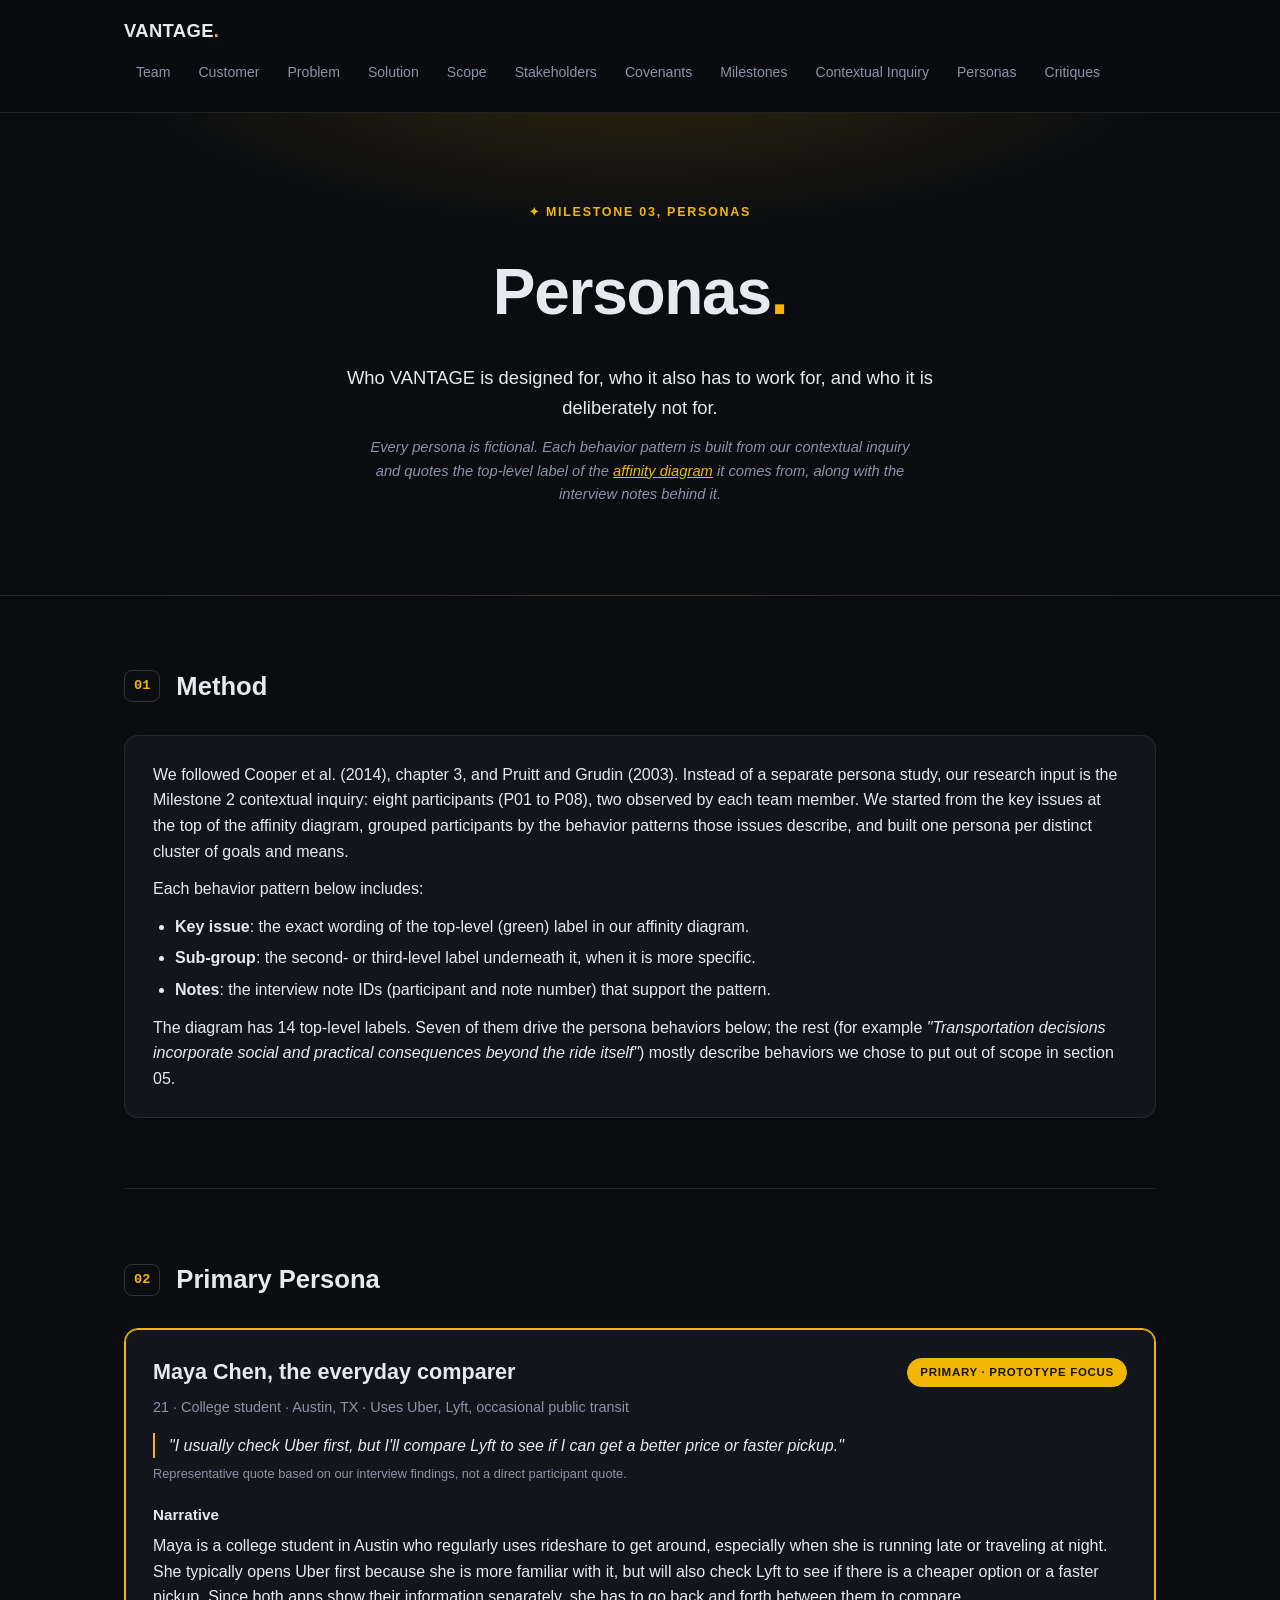
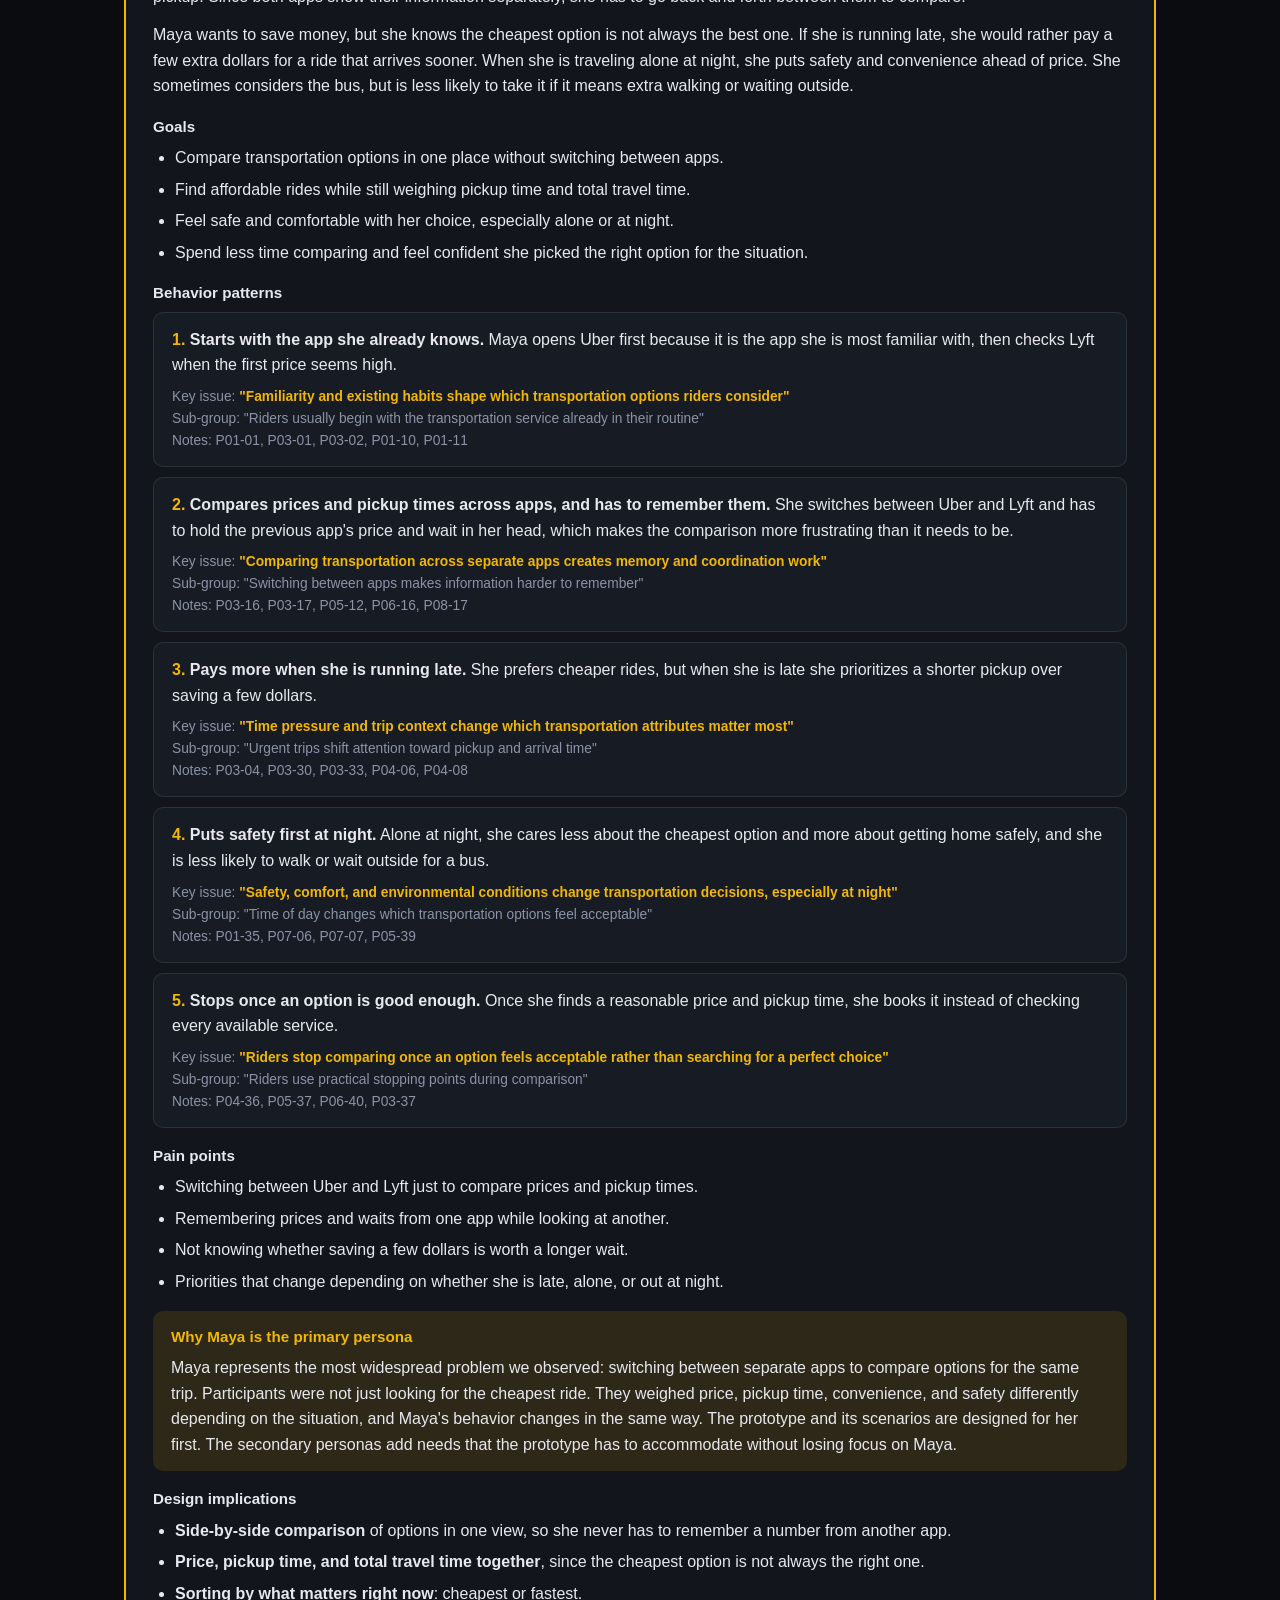
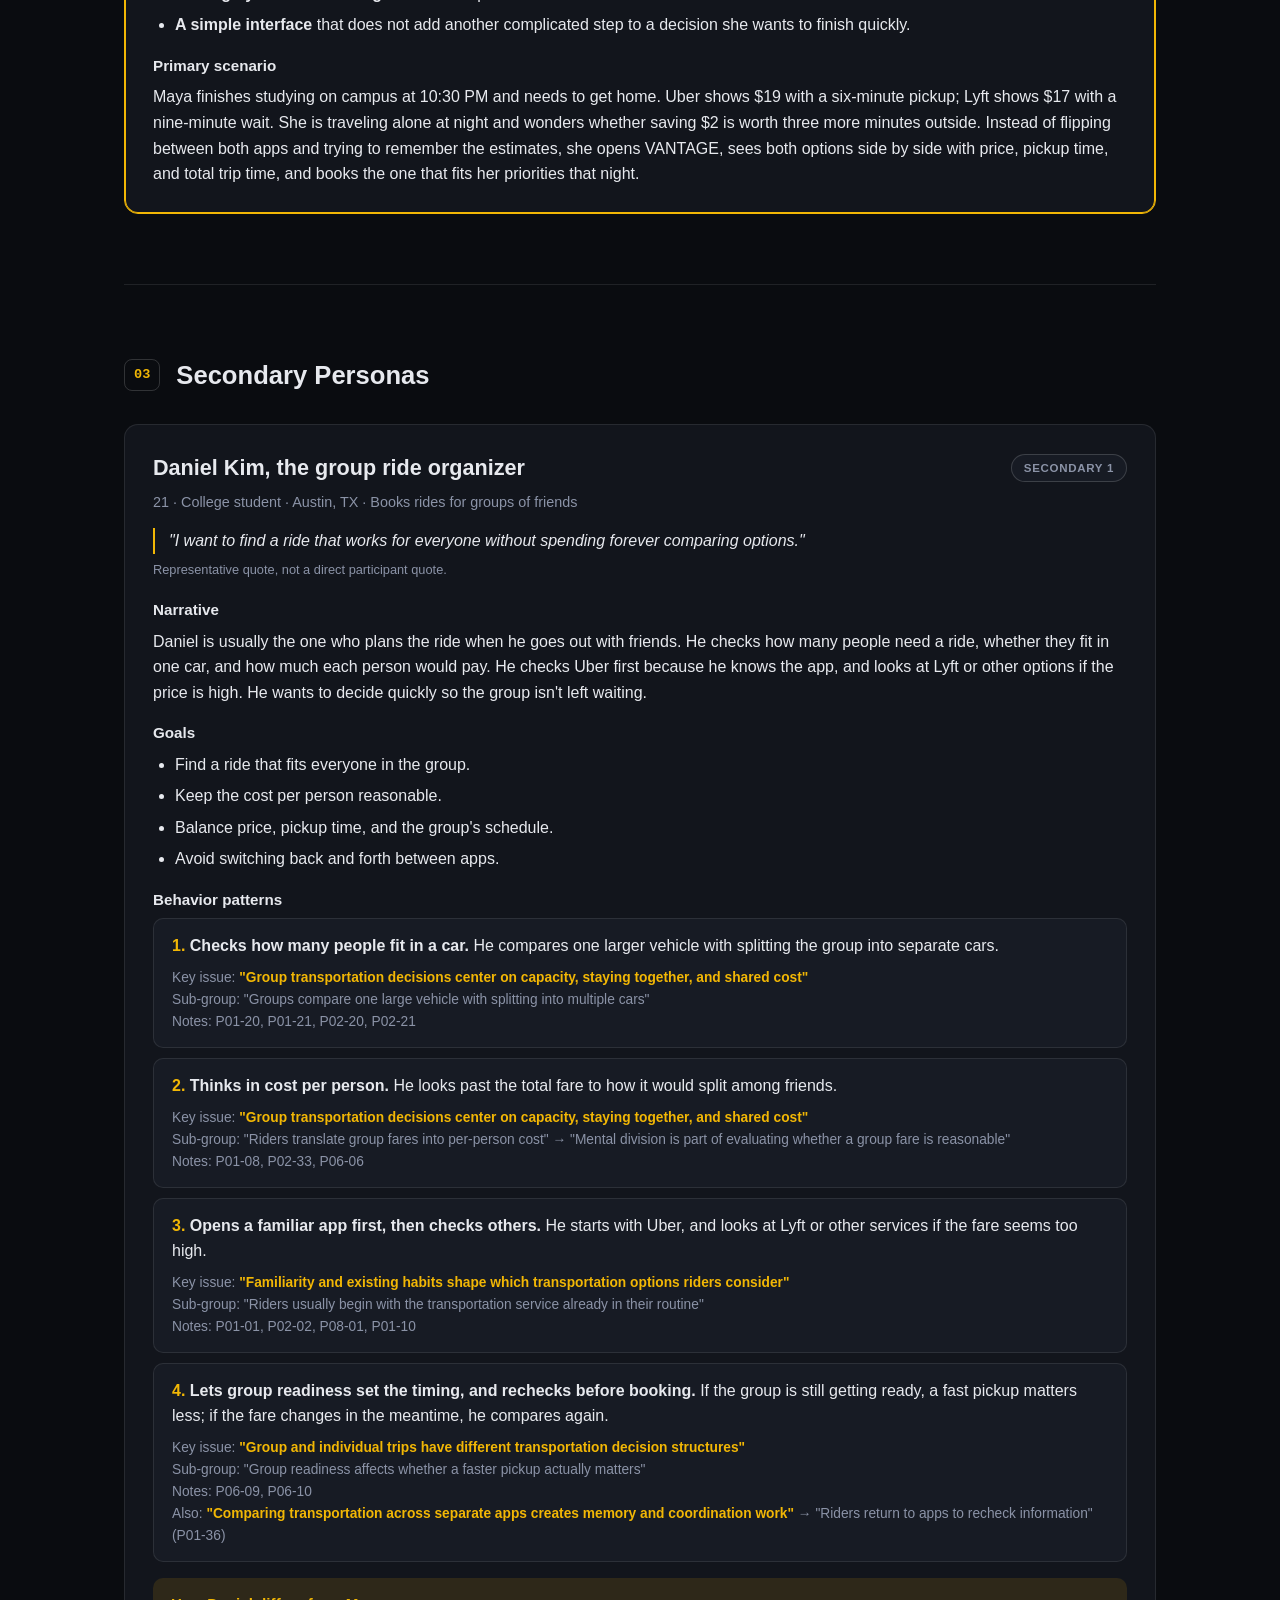
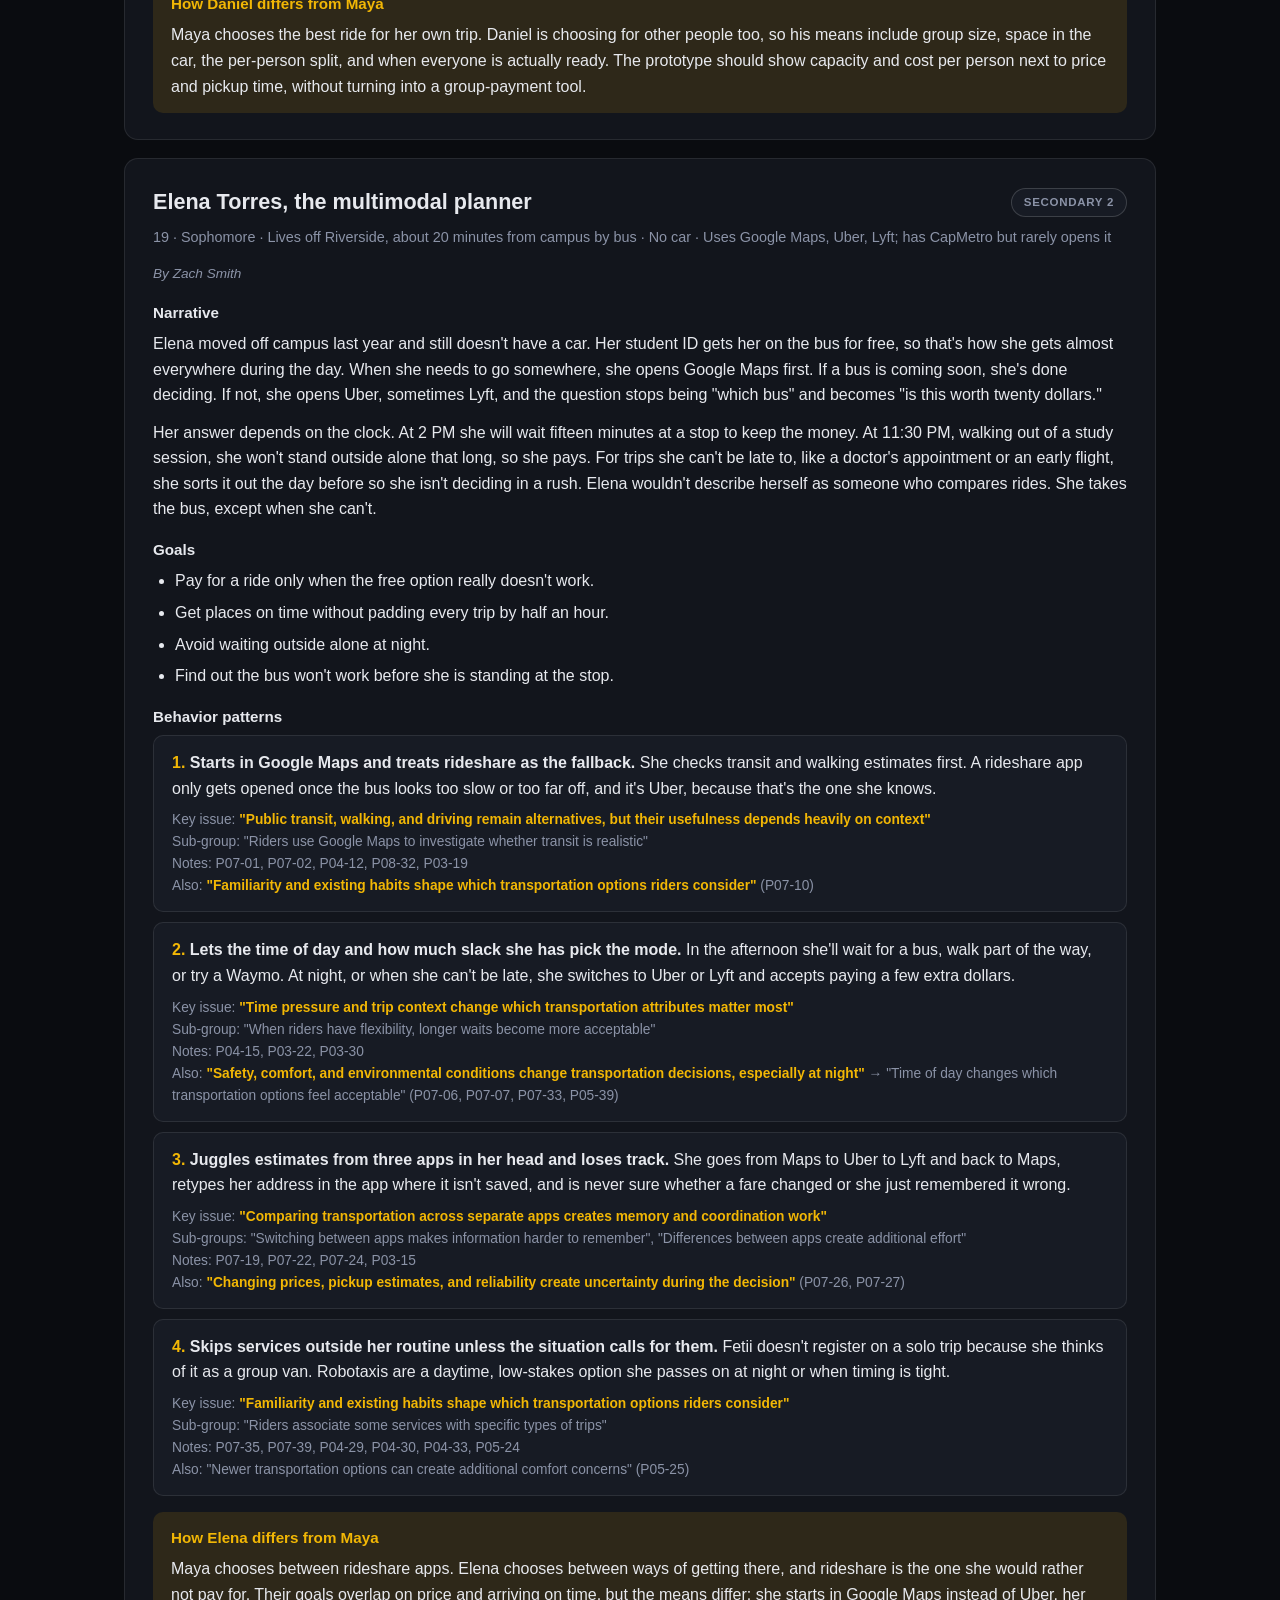
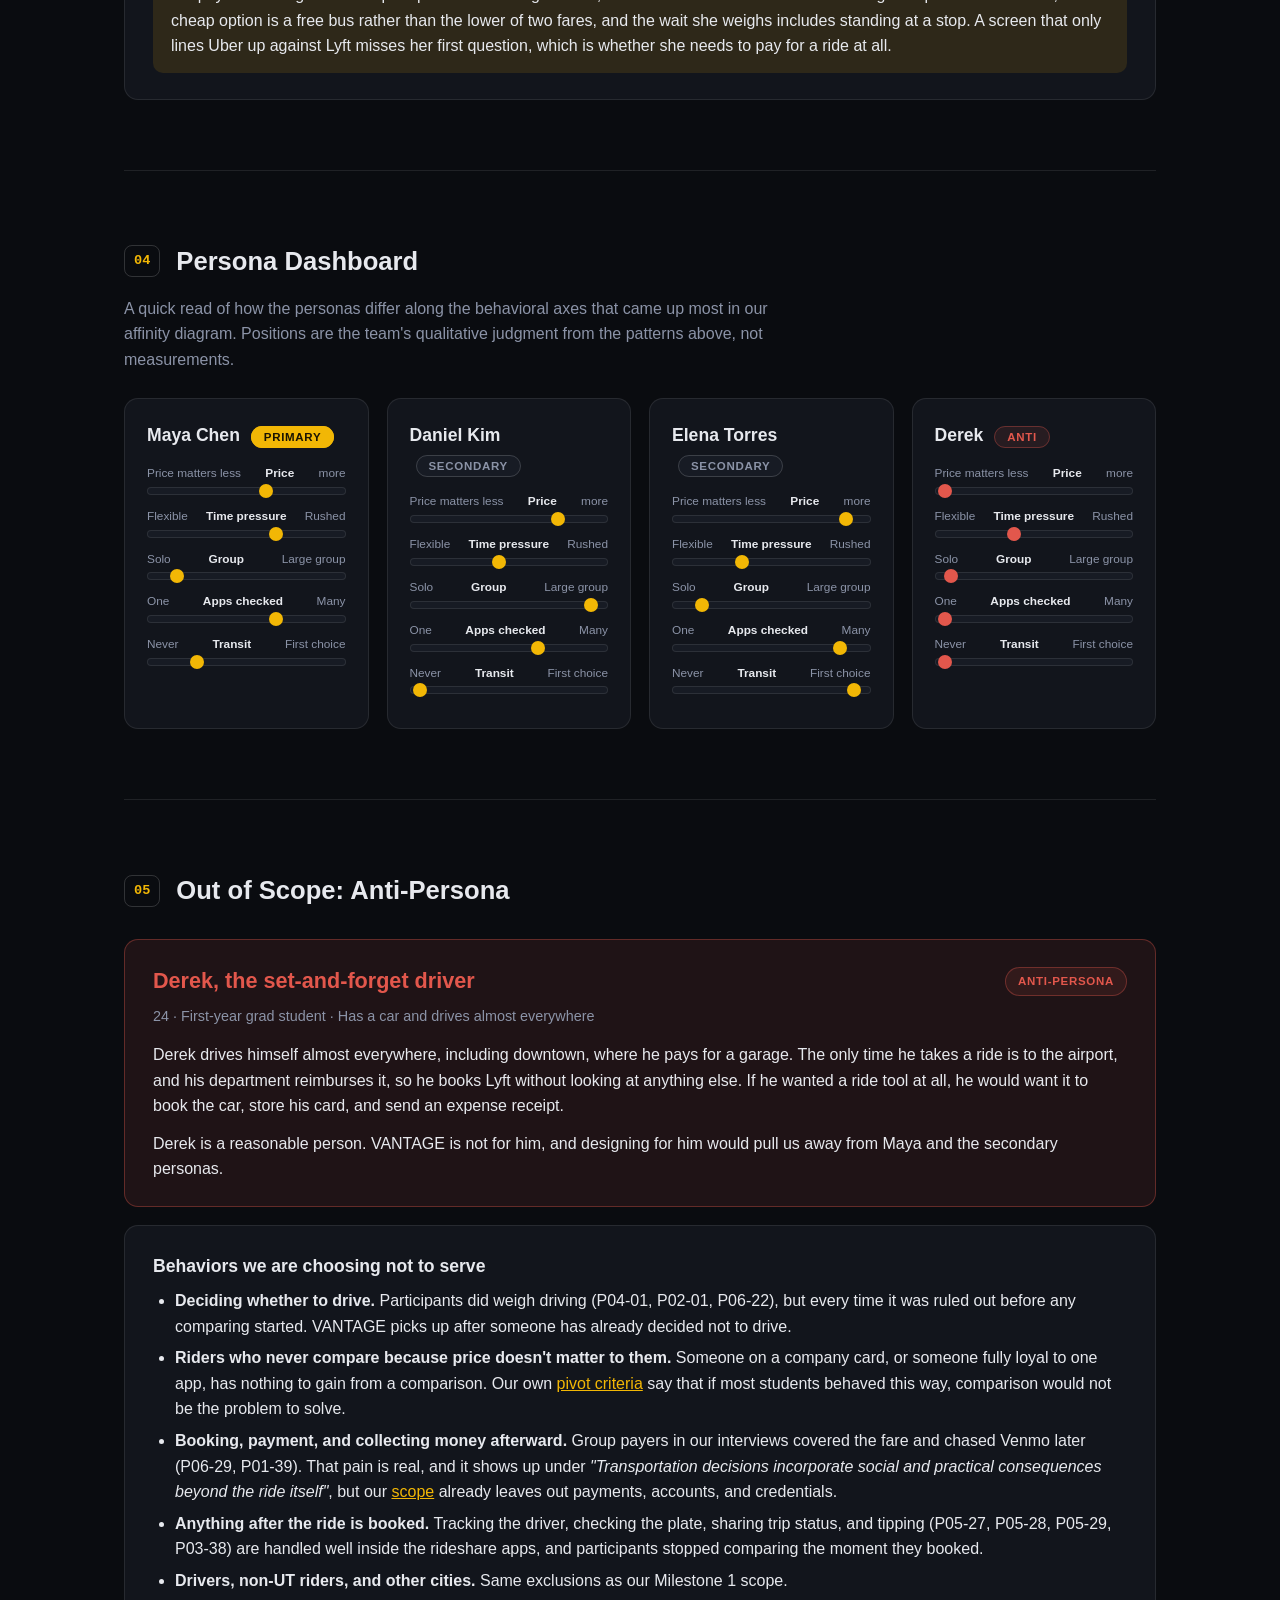
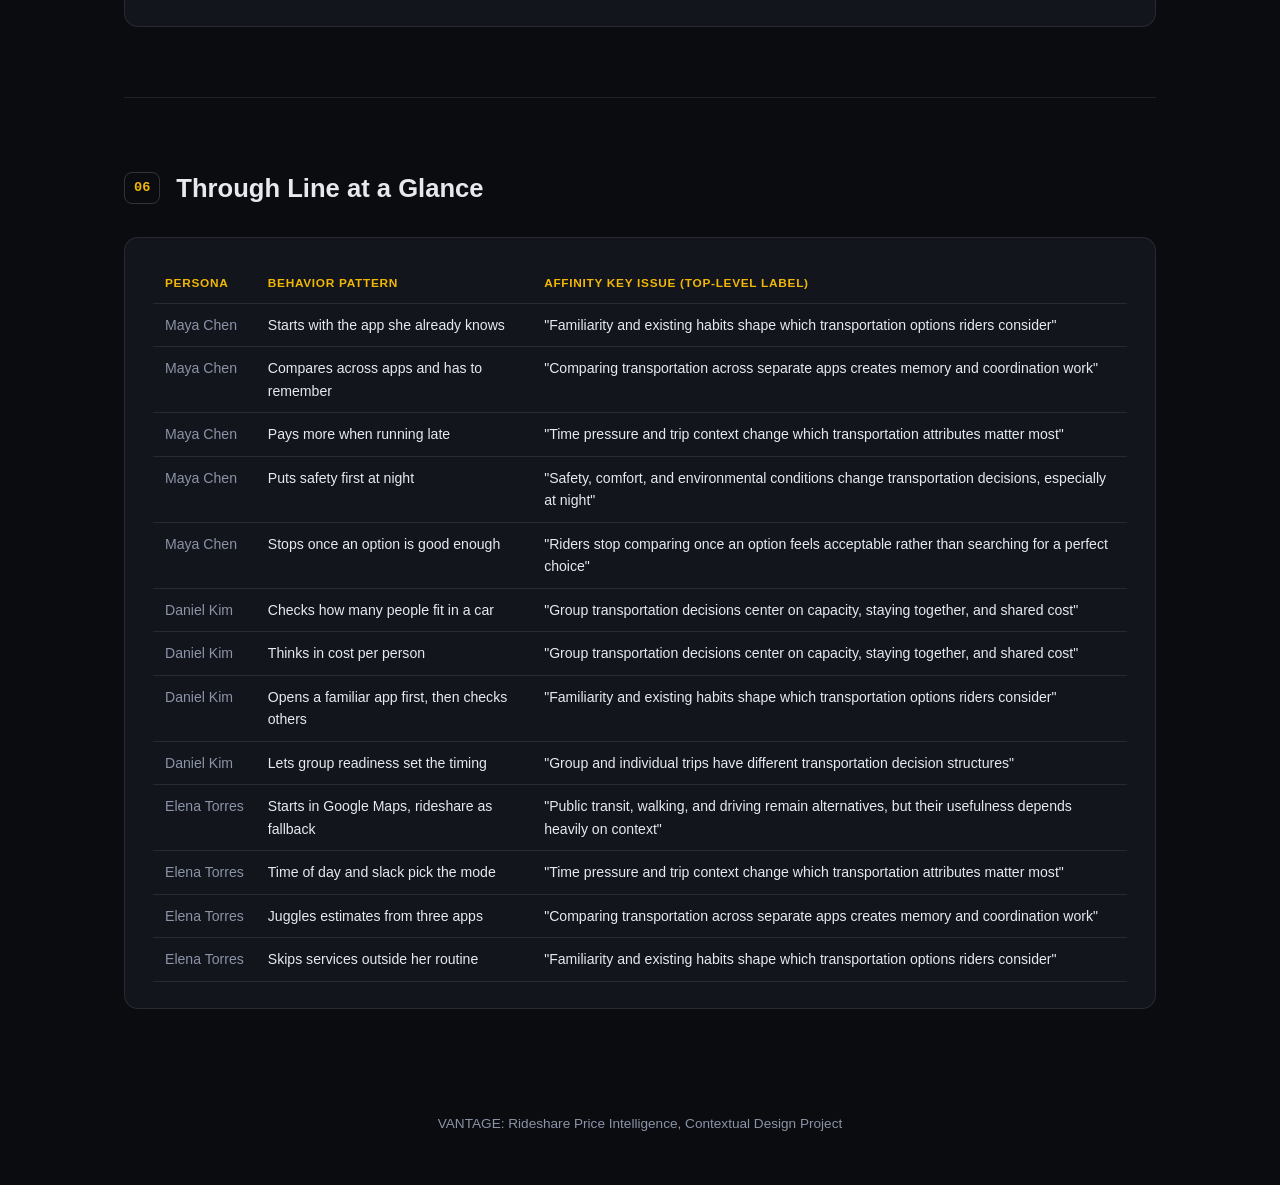
<file: personas.html>
<!DOCTYPE html>
<html lang="en">
<head>
<meta charset="UTF-8">
<meta name="viewport" content="width=device-width, initial-scale=1.0">
<title>Personas — VANTAGE</title>
<link rel="stylesheet" href="styles.css">
</head>
<body>

<nav>
  <div class="wrap">
    <a class="brand" href="index.html">VANTAGE<span>.</span></a>
    <ul>
      <li><a href="index.html#team">Team</a></li>
      <li><a href="index.html#customer">Customer</a></li>
      <li><a href="index.html#problem">Problem</a></li>
      <li><a href="index.html#solution">Solution</a></li>
      <li><a href="index.html#scope">Scope</a></li>
      <li><a href="index.html#stakeholders">Stakeholders</a></li>
      <li><a href="index.html#covenants">Covenants</a></li>
      <li><a href="index.html#milestones">Milestones</a></li>
      <li><a href="interviews.html">Contextual Inquiry</a></li>
      <li><a href="personas.html">Personas</a></li>
      <li><a href="critiques.html">Critiques</a></li>
    </ul>
  </div>
</nav>

<header class="hero">
  <div class="eyebrow">✦ Milestone 03, Personas</div>
  <h1>Personas<span>.</span></h1>
  <p class="tagline">Who VANTAGE is designed for, who it also has to work for, and who it is deliberately not for.</p>
  <p class="caveat">Every persona is fictional. Each behavior pattern is built from our contextual inquiry and quotes the top-level label of the <a href="interviews.html">affinity diagram</a> it comes from, along with the interview notes behind it.</p>
</header>

<div class="wrap">

  <section>
    <div class="sec-head"><span class="sec-num">01</span><h2>Method</h2></div>
    <div class="panel">
      <p>We followed Cooper et al. (2014), chapter 3, and Pruitt and Grudin (2003). Instead of a separate persona study, our research input is the Milestone 2 contextual inquiry: eight participants (P01 to P08), two observed by each team member. We started from the key issues at the top of the affinity diagram, grouped participants by the behavior patterns those issues describe, and built one persona per distinct cluster of goals and means.</p>
      <p>Each behavior pattern below includes:</p>
      <ul>
        <li><strong>Key issue</strong>: the exact wording of the top-level (green) label in our affinity diagram.</li>
        <li><strong>Sub-group</strong>: the second- or third-level label underneath it, when it is more specific.</li>
        <li><strong>Notes</strong>: the interview note IDs (participant and note number) that support the pattern.</li>
      </ul>
      <p>The diagram has 14 top-level labels. Seven of them drive the persona behaviors below; the rest (for example <em>"Transportation decisions incorporate social and practical consequences beyond the ride itself"</em>) mostly describe behaviors we chose to put out of scope in section 05.</p>
    </div>
  </section>

  <section>
    <div class="sec-head"><span class="sec-num">02</span><h2>Primary Persona</h2></div>
    <div class="panel persona primary">
      <div class="persona-head">
        <h3>Maya Chen, the everyday comparer</h3>
        <span class="persona-tag primary">Primary · Prototype focus</span>
      </div>
      <div class="persona-meta">21 · College student · Austin, TX · Uses Uber, Lyft, occasional public transit</div>
      <p class="persona-quote">"I usually check Uber first, but I'll compare Lyft to see if I can get a better price or faster pickup."</p>
      <p class="persona-quote-note">Representative quote based on our interview findings, not a direct participant quote.</p>

      <h4>Narrative</h4>
      <p>Maya is a college student in Austin who regularly uses rideshare to get around, especially when she is running late or traveling at night. She typically opens Uber first because she is more familiar with it, but will also check Lyft to see if there is a cheaper option or a faster pickup. Since both apps show their information separately, she has to go back and forth between them to compare.</p>
      <p>Maya wants to save money, but she knows the cheapest option is not always the best one. If she is running late, she would rather pay a few extra dollars for a ride that arrives sooner. When she is traveling alone at night, she puts safety and convenience ahead of price. She sometimes considers the bus, but is less likely to take it if it means extra walking or waiting outside.</p>

      <h4>Goals</h4>
      <ul>
        <li>Compare transportation options in one place without switching between apps.</li>
        <li>Find affordable rides while still weighing pickup time and total travel time.</li>
        <li>Feel safe and comfortable with her choice, especially alone or at night.</li>
        <li>Spend less time comparing and feel confident she picked the right option for the situation.</li>
      </ul>

      <h4>Behavior patterns</h4>
      <ol class="patterns">
        <li>
          <strong>Starts with the app she already knows.</strong> Maya opens Uber first because it is the app she is most familiar with, then checks Lyft when the first price seems high.
          <div class="affinity-tie">Key issue: <span class="key">"Familiarity and existing habits shape which transportation options riders consider"</span><br>Sub-group: "Riders usually begin with the transportation service already in their routine"<br>Notes: P01-01, P03-01, P03-02, P01-10, P01-11</div>
        </li>
        <li>
          <strong>Compares prices and pickup times across apps, and has to remember them.</strong> She switches between Uber and Lyft and has to hold the previous app's price and wait in her head, which makes the comparison more frustrating than it needs to be.
          <div class="affinity-tie">Key issue: <span class="key">"Comparing transportation across separate apps creates memory and coordination work"</span><br>Sub-group: "Switching between apps makes information harder to remember"<br>Notes: P03-16, P03-17, P05-12, P06-16, P08-17</div>
        </li>
        <li>
          <strong>Pays more when she is running late.</strong> She prefers cheaper rides, but when she is late she prioritizes a shorter pickup over saving a few dollars.
          <div class="affinity-tie">Key issue: <span class="key">"Time pressure and trip context change which transportation attributes matter most"</span><br>Sub-group: "Urgent trips shift attention toward pickup and arrival time"<br>Notes: P03-04, P03-30, P03-33, P04-06, P04-08</div>
        </li>
        <li>
          <strong>Puts safety first at night.</strong> Alone at night, she cares less about the cheapest option and more about getting home safely, and she is less likely to walk or wait outside for a bus.
          <div class="affinity-tie">Key issue: <span class="key">"Safety, comfort, and environmental conditions change transportation decisions, especially at night"</span><br>Sub-group: "Time of day changes which transportation options feel acceptable"<br>Notes: P01-35, P07-06, P07-07, P05-39</div>
        </li>
        <li>
          <strong>Stops once an option is good enough.</strong> Once she finds a reasonable price and pickup time, she books it instead of checking every available service.
          <div class="affinity-tie">Key issue: <span class="key">"Riders stop comparing once an option feels acceptable rather than searching for a perfect choice"</span><br>Sub-group: "Riders use practical stopping points during comparison"<br>Notes: P04-36, P05-37, P06-40, P03-37</div>
        </li>
      </ol>

      <h4>Pain points</h4>
      <ul>
        <li>Switching between Uber and Lyft just to compare prices and pickup times.</li>
        <li>Remembering prices and waits from one app while looking at another.</li>
        <li>Not knowing whether saving a few dollars is worth a longer wait.</li>
        <li>Priorities that change depending on whether she is late, alone, or out at night.</li>
      </ul>

      <div class="differs">
        <h4>Why Maya is the primary persona</h4>
        <p>Maya represents the most widespread problem we observed: switching between separate apps to compare options for the same trip. Participants were not just looking for the cheapest ride. They weighed price, pickup time, convenience, and safety differently depending on the situation, and Maya's behavior changes in the same way. The prototype and its scenarios are designed for her first. The secondary personas add needs that the prototype has to accommodate without losing focus on Maya.</p>
      </div>

      <h4>Design implications</h4>
      <ul>
        <li><strong>Side-by-side comparison</strong> of options in one view, so she never has to remember a number from another app.</li>
        <li><strong>Price, pickup time, and total travel time together</strong>, since the cheapest option is not always the right one.</li>
        <li><strong>Sorting by what matters right now</strong>: cheapest or fastest.</li>
        <li><strong>A simple interface</strong> that does not add another complicated step to a decision she wants to finish quickly.</li>
      </ul>

      <h4>Primary scenario</h4>
      <p>Maya finishes studying on campus at 10:30 PM and needs to get home. Uber shows $19 with a six-minute pickup; Lyft shows $17 with a nine-minute wait. She is traveling alone at night and wonders whether saving $2 is worth three more minutes outside. Instead of flipping between both apps and trying to remember the estimates, she opens VANTAGE, sees both options side by side with price, pickup time, and total trip time, and books the one that fits her priorities that night.</p>
    </div>
  </section>

  <section>
    <div class="sec-head"><span class="sec-num">03</span><h2>Secondary Personas</h2></div>
    <div class="stack">

      <div class="panel persona">
        <div class="persona-head">
          <h3>Daniel Kim, the group ride organizer</h3>
          <span class="persona-tag">Secondary 1</span>
        </div>
        <div class="persona-meta">21 · College student · Austin, TX · Books rides for groups of friends</div>
        <p class="persona-quote">"I want to find a ride that works for everyone without spending forever comparing options."</p>
        <p class="persona-quote-note">Representative quote, not a direct participant quote.</p>

        <h4>Narrative</h4>
        <p>Daniel is usually the one who plans the ride when he goes out with friends. He checks how many people need a ride, whether they fit in one car, and how much each person would pay. He checks Uber first because he knows the app, and looks at Lyft or other options if the price is high. He wants to decide quickly so the group isn't left waiting.</p>

        <h4>Goals</h4>
        <ul>
          <li>Find a ride that fits everyone in the group.</li>
          <li>Keep the cost per person reasonable.</li>
          <li>Balance price, pickup time, and the group's schedule.</li>
          <li>Avoid switching back and forth between apps.</li>
        </ul>

        <h4>Behavior patterns</h4>
        <ol class="patterns">
          <li>
            <strong>Checks how many people fit in a car.</strong> He compares one larger vehicle with splitting the group into separate cars.
            <div class="affinity-tie">Key issue: <span class="key">"Group transportation decisions center on capacity, staying together, and shared cost"</span><br>Sub-group: "Groups compare one large vehicle with splitting into multiple cars"<br>Notes: P01-20, P01-21, P02-20, P02-21</div>
          </li>
          <li>
            <strong>Thinks in cost per person.</strong> He looks past the total fare to how it would split among friends.
            <div class="affinity-tie">Key issue: <span class="key">"Group transportation decisions center on capacity, staying together, and shared cost"</span><br>Sub-group: "Riders translate group fares into per-person cost" → "Mental division is part of evaluating whether a group fare is reasonable"<br>Notes: P01-08, P02-33, P06-06</div>
          </li>
          <li>
            <strong>Opens a familiar app first, then checks others.</strong> He starts with Uber, and looks at Lyft or other services if the fare seems too high.
            <div class="affinity-tie">Key issue: <span class="key">"Familiarity and existing habits shape which transportation options riders consider"</span><br>Sub-group: "Riders usually begin with the transportation service already in their routine"<br>Notes: P01-01, P02-02, P08-01, P01-10</div>
          </li>
          <li>
            <strong>Lets group readiness set the timing, and rechecks before booking.</strong> If the group is still getting ready, a fast pickup matters less; if the fare changes in the meantime, he compares again.
            <div class="affinity-tie">Key issue: <span class="key">"Group and individual trips have different transportation decision structures"</span><br>Sub-group: "Group readiness affects whether a faster pickup actually matters"<br>Notes: P06-09, P06-10<br>Also: <span class="key">"Comparing transportation across separate apps creates memory and coordination work"</span> → "Riders return to apps to recheck information" (P01-36)</div>
          </li>
        </ol>

        <div class="differs">
          <h4>How Daniel differs from Maya</h4>
          <p>Maya chooses the best ride for her own trip. Daniel is choosing for other people too, so his means include group size, space in the car, the per-person split, and when everyone is actually ready. The prototype should show capacity and cost per person next to price and pickup time, without turning into a group-payment tool.</p>
        </div>
      </div>

      <div class="panel persona">
        <div class="persona-head">
          <h3>Elena Torres, the multimodal planner</h3>
          <span class="persona-tag">Secondary 2</span>
        </div>
        <div class="persona-meta">19 · Sophomore · Lives off Riverside, about 20 minutes from campus by bus · No car · Uses Google Maps, Uber, Lyft; has CapMetro but rarely opens it</div>
        <div class="attrib" style="margin:0 0 14px;">By Zach Smith</div>

        <h4>Narrative</h4>
        <p>Elena moved off campus last year and still doesn't have a car. Her student ID gets her on the bus for free, so that's how she gets almost everywhere during the day. When she needs to go somewhere, she opens Google Maps first. If a bus is coming soon, she's done deciding. If not, she opens Uber, sometimes Lyft, and the question stops being "which bus" and becomes "is this worth twenty dollars."</p>
        <p>Her answer depends on the clock. At 2 PM she will wait fifteen minutes at a stop to keep the money. At 11:30 PM, walking out of a study session, she won't stand outside alone that long, so she pays. For trips she can't be late to, like a doctor's appointment or an early flight, she sorts it out the day before so she isn't deciding in a rush. Elena wouldn't describe herself as someone who compares rides. She takes the bus, except when she can't.</p>

        <h4>Goals</h4>
        <ul>
          <li>Pay for a ride only when the free option really doesn't work.</li>
          <li>Get places on time without padding every trip by half an hour.</li>
          <li>Avoid waiting outside alone at night.</li>
          <li>Find out the bus won't work before she is standing at the stop.</li>
        </ul>

        <h4>Behavior patterns</h4>
        <ol class="patterns">
          <li>
            <strong>Starts in Google Maps and treats rideshare as the fallback.</strong> She checks transit and walking estimates first. A rideshare app only gets opened once the bus looks too slow or too far off, and it's Uber, because that's the one she knows.
            <div class="affinity-tie">Key issue: <span class="key">"Public transit, walking, and driving remain alternatives, but their usefulness depends heavily on context"</span><br>Sub-group: "Riders use Google Maps to investigate whether transit is realistic"<br>Notes: P07-01, P07-02, P04-12, P08-32, P03-19<br>Also: <span class="key">"Familiarity and existing habits shape which transportation options riders consider"</span> (P07-10)</div>
          </li>
          <li>
            <strong>Lets the time of day and how much slack she has pick the mode.</strong> In the afternoon she'll wait for a bus, walk part of the way, or try a Waymo. At night, or when she can't be late, she switches to Uber or Lyft and accepts paying a few extra dollars.
            <div class="affinity-tie">Key issue: <span class="key">"Time pressure and trip context change which transportation attributes matter most"</span><br>Sub-group: "When riders have flexibility, longer waits become more acceptable"<br>Notes: P04-15, P03-22, P03-30<br>Also: <span class="key">"Safety, comfort, and environmental conditions change transportation decisions, especially at night"</span> → "Time of day changes which transportation options feel acceptable" (P07-06, P07-07, P07-33, P05-39)</div>
          </li>
          <li>
            <strong>Juggles estimates from three apps in her head and loses track.</strong> She goes from Maps to Uber to Lyft and back to Maps, retypes her address in the app where it isn't saved, and is never sure whether a fare changed or she just remembered it wrong.
            <div class="affinity-tie">Key issue: <span class="key">"Comparing transportation across separate apps creates memory and coordination work"</span><br>Sub-groups: "Switching between apps makes information harder to remember", "Differences between apps create additional effort"<br>Notes: P07-19, P07-22, P07-24, P03-15<br>Also: <span class="key">"Changing prices, pickup estimates, and reliability create uncertainty during the decision"</span> (P07-26, P07-27)</div>
          </li>
          <li>
            <strong>Skips services outside her routine unless the situation calls for them.</strong> Fetii doesn't register on a solo trip because she thinks of it as a group van. Robotaxis are a daytime, low-stakes option she passes on at night or when timing is tight.
            <div class="affinity-tie">Key issue: <span class="key">"Familiarity and existing habits shape which transportation options riders consider"</span><br>Sub-group: "Riders associate some services with specific types of trips"<br>Notes: P07-35, P07-39, P04-29, P04-30, P04-33, P05-24<br>Also: "Newer transportation options can create additional comfort concerns" (P05-25)</div>
          </li>
        </ol>

        <div class="differs">
          <h4>How Elena differs from Maya</h4>
          <p>Maya chooses between rideshare apps. Elena chooses between ways of getting there, and rideshare is the one she would rather not pay for. Their goals overlap on price and arriving on time, but the means differ: she starts in Google Maps instead of Uber, her cheap option is a free bus rather than the lower of two fares, and the wait she weighs includes standing at a stop. A screen that only lines Uber up against Lyft misses her first question, which is whether she needs to pay for a ride at all.</p>
        </div>
      </div>

    </div>
  </section>

  <section>
    <div class="sec-head"><span class="sec-num">04</span><h2>Persona Dashboard</h2></div>
    <p style="color:var(--text-dim); margin-top:-14px; margin-bottom:26px; max-width:680px;">A quick read of how the personas differ along the behavioral axes that came up most in our affinity diagram. Positions are the team's qualitative judgment from the patterns above, not measurements.</p>
    <div class="dash">
      <div class="card">
        <h3>Maya Chen <span class="persona-tag primary" style="margin-left:6px;">Primary</span></h3>
        <div class="meter"><div class="meter-label"><span>Price matters less</span><b>Price</b><span>more</span></div><div class="meter-track"><span class="meter-dot" style="left:60%"></span></div></div>
        <div class="meter"><div class="meter-label"><span>Flexible</span><b>Time pressure</b><span>Rushed</span></div><div class="meter-track"><span class="meter-dot" style="left:65%"></span></div></div>
        <div class="meter"><div class="meter-label"><span>Solo</span><b>Group</b><span>Large group</span></div><div class="meter-track"><span class="meter-dot" style="left:15%"></span></div></div>
        <div class="meter"><div class="meter-label"><span>One</span><b>Apps checked</b><span>Many</span></div><div class="meter-track"><span class="meter-dot" style="left:65%"></span></div></div>
        <div class="meter"><div class="meter-label"><span>Never</span><b>Transit</b><span>First choice</span></div><div class="meter-track"><span class="meter-dot" style="left:25%"></span></div></div>
      </div>
      <div class="card">
        <h3>Daniel Kim <span class="persona-tag" style="margin-left:6px;">Secondary</span></h3>
        <div class="meter"><div class="meter-label"><span>Price matters less</span><b>Price</b><span>more</span></div><div class="meter-track"><span class="meter-dot" style="left:75%"></span></div></div>
        <div class="meter"><div class="meter-label"><span>Flexible</span><b>Time pressure</b><span>Rushed</span></div><div class="meter-track"><span class="meter-dot" style="left:45%"></span></div></div>
        <div class="meter"><div class="meter-label"><span>Solo</span><b>Group</b><span>Large group</span></div><div class="meter-track"><span class="meter-dot" style="left:92%"></span></div></div>
        <div class="meter"><div class="meter-label"><span>One</span><b>Apps checked</b><span>Many</span></div><div class="meter-track"><span class="meter-dot" style="left:65%"></span></div></div>
        <div class="meter"><div class="meter-label"><span>Never</span><b>Transit</b><span>First choice</span></div><div class="meter-track"><span class="meter-dot" style="left:5%"></span></div></div>
      </div>
      <div class="card">
        <h3>Elena Torres <span class="persona-tag" style="margin-left:6px;">Secondary</span></h3>
        <div class="meter"><div class="meter-label"><span>Price matters less</span><b>Price</b><span>more</span></div><div class="meter-track"><span class="meter-dot" style="left:88%"></span></div></div>
        <div class="meter"><div class="meter-label"><span>Flexible</span><b>Time pressure</b><span>Rushed</span></div><div class="meter-track"><span class="meter-dot" style="left:35%"></span></div></div>
        <div class="meter"><div class="meter-label"><span>Solo</span><b>Group</b><span>Large group</span></div><div class="meter-track"><span class="meter-dot" style="left:15%"></span></div></div>
        <div class="meter"><div class="meter-label"><span>One</span><b>Apps checked</b><span>Many</span></div><div class="meter-track"><span class="meter-dot" style="left:85%"></span></div></div>
        <div class="meter"><div class="meter-label"><span>Never</span><b>Transit</b><span>First choice</span></div><div class="meter-track"><span class="meter-dot" style="left:92%"></span></div></div>
      </div>
      <div class="card anti">
        <h3>Derek <span class="persona-tag anti" style="margin-left:6px;">Anti</span></h3>
        <div class="meter"><div class="meter-label"><span>Price matters less</span><b>Price</b><span>more</span></div><div class="meter-track"><span class="meter-dot" style="left:5%"></span></div></div>
        <div class="meter"><div class="meter-label"><span>Flexible</span><b>Time pressure</b><span>Rushed</span></div><div class="meter-track"><span class="meter-dot" style="left:40%"></span></div></div>
        <div class="meter"><div class="meter-label"><span>Solo</span><b>Group</b><span>Large group</span></div><div class="meter-track"><span class="meter-dot" style="left:8%"></span></div></div>
        <div class="meter"><div class="meter-label"><span>One</span><b>Apps checked</b><span>Many</span></div><div class="meter-track"><span class="meter-dot" style="left:5%"></span></div></div>
        <div class="meter"><div class="meter-label"><span>Never</span><b>Transit</b><span>First choice</span></div><div class="meter-track"><span class="meter-dot" style="left:5%"></span></div></div>
      </div>
    </div>
  </section>

  <section>
    <div class="sec-head"><span class="sec-num">05</span><h2>Out of Scope: Anti-Persona</h2></div>
    <div class="stack">
      <div class="expulsion-box" style="margin-top:0;">
        <div class="persona-head">
          <h3>Derek, the set-and-forget driver</h3>
          <span class="persona-tag anti">Anti-persona</span>
        </div>
        <div class="persona-meta">24 · First-year grad student · Has a car and drives almost everywhere</div>
        <p>Derek drives himself almost everywhere, including downtown, where he pays for a garage. The only time he takes a ride is to the airport, and his department reimburses it, so he books Lyft without looking at anything else. If he wanted a ride tool at all, he would want it to book the car, store his card, and send an expense receipt.</p>
        <p style="margin-bottom:0;">Derek is a reasonable person. VANTAGE is not for him, and designing for him would pull us away from Maya and the secondary personas.</p>
      </div>

      <div class="panel">
        <h3>Behaviors we are choosing not to serve</h3>
        <ul>
          <li><strong>Deciding whether to drive.</strong> Participants did weigh driving (P04-01, P02-01, P06-22), but every time it was ruled out before any comparing started. VANTAGE picks up after someone has already decided not to drive.</li>
          <li><strong>Riders who never compare because price doesn't matter to them.</strong> Someone on a company card, or someone fully loyal to one app, has nothing to gain from a comparison. Our own <a href="index.html#solution">pivot criteria</a> say that if most students behaved this way, comparison would not be the problem to solve.</li>
          <li><strong>Booking, payment, and collecting money afterward.</strong> Group payers in our interviews covered the fare and chased Venmo later (P06-29, P01-39). That pain is real, and it shows up under <em>"Transportation decisions incorporate social and practical consequences beyond the ride itself"</em>, but our <a href="index.html#scope">scope</a> already leaves out payments, accounts, and credentials.</li>
          <li><strong>Anything after the ride is booked.</strong> Tracking the driver, checking the plate, sharing trip status, and tipping (P05-27, P05-28, P05-29, P03-38) are handled well inside the rideshare apps, and participants stopped comparing the moment they booked.</li>
          <li><strong>Drivers, non-UT riders, and other cities.</strong> Same exclusions as our Milestone 1 scope.</li>
        </ul>
      </div>
    </div>
  </section>

  <section style="border-bottom:none;">
    <div class="sec-head"><span class="sec-num">06</span><h2>Through Line at a Glance</h2></div>
    <div class="panel table-scroll">
      <table class="through">
        <thead><tr><th>Persona</th><th>Behavior pattern</th><th>Affinity key issue (top-level label)</th></tr></thead>
        <tbody>
          <tr><td class="who">Maya Chen</td><td>Starts with the app she already knows</td><td>"Familiarity and existing habits shape which transportation options riders consider"</td></tr>
          <tr><td class="who">Maya Chen</td><td>Compares across apps and has to remember</td><td>"Comparing transportation across separate apps creates memory and coordination work"</td></tr>
          <tr><td class="who">Maya Chen</td><td>Pays more when running late</td><td>"Time pressure and trip context change which transportation attributes matter most"</td></tr>
          <tr><td class="who">Maya Chen</td><td>Puts safety first at night</td><td>"Safety, comfort, and environmental conditions change transportation decisions, especially at night"</td></tr>
          <tr><td class="who">Maya Chen</td><td>Stops once an option is good enough</td><td>"Riders stop comparing once an option feels acceptable rather than searching for a perfect choice"</td></tr>
          <tr><td class="who">Daniel Kim</td><td>Checks how many people fit in a car</td><td>"Group transportation decisions center on capacity, staying together, and shared cost"</td></tr>
          <tr><td class="who">Daniel Kim</td><td>Thinks in cost per person</td><td>"Group transportation decisions center on capacity, staying together, and shared cost"</td></tr>
          <tr><td class="who">Daniel Kim</td><td>Opens a familiar app first, then checks others</td><td>"Familiarity and existing habits shape which transportation options riders consider"</td></tr>
          <tr><td class="who">Daniel Kim</td><td>Lets group readiness set the timing</td><td>"Group and individual trips have different transportation decision structures"</td></tr>
          <tr><td class="who">Elena Torres</td><td>Starts in Google Maps, rideshare as fallback</td><td>"Public transit, walking, and driving remain alternatives, but their usefulness depends heavily on context"</td></tr>
          <tr><td class="who">Elena Torres</td><td>Time of day and slack pick the mode</td><td>"Time pressure and trip context change which transportation attributes matter most"</td></tr>
          <tr><td class="who">Elena Torres</td><td>Juggles estimates from three apps</td><td>"Comparing transportation across separate apps creates memory and coordination work"</td></tr>
          <tr><td class="who">Elena Torres</td><td>Skips services outside her routine</td><td>"Familiarity and existing habits shape which transportation options riders consider"</td></tr>
        </tbody>
      </table>
    </div>
  </section>

</div>

<footer>VANTAGE: Rideshare Price Intelligence, Contextual Design Project</footer>

</body>
</html>
</file>
<file: styles.css>
:root {
  --bg: #0a0c10;
  --bg-alt: #12151c;
  --bg-raised: #171b24;
  --border: rgba(255, 255, 255, 0.09);
  --border-strong: rgba(255, 255, 255, 0.16);
  --text: #e7e9ee;
  --text-dim: #8b93a7;
  --accent: #f2b705;
  --accent-soft: rgba(242, 183, 5, 0.12);
  --danger: #e2574c;
  --danger-soft: rgba(226, 87, 76, 0.1);
  --max: 1080px;
  --radius: 14px;
}
* { box-sizing: border-box; }
html { scroll-behavior: smooth; }
body { margin:0; font-family:-apple-system,BlinkMacSystemFont,"Segoe UI",Helvetica,Arial,sans-serif; background:var(--bg); color:var(--text); line-height:1.6; }
a { color:var(--accent); }
.wrap { max-width:var(--max); margin:0 auto; padding:0 24px; }
nav { position:sticky; top:0; z-index:50; background:rgba(10,12,16,.85); backdrop-filter:blur(10px); border-bottom:1px solid var(--border); }
nav .wrap { display:flex; align-items:center; justify-content:space-between; padding-top:16px; padding-bottom:16px; flex-wrap:wrap; gap:10px; }
.brand { font-weight:800; font-size:1.15rem; letter-spacing:.02em; color:var(--text); text-decoration:none; }
.brand span { color:var(--accent); }
nav ul { list-style:none; display:flex; flex-wrap:wrap; gap:4px; margin:0; padding:0; }
nav ul a { display:inline-block; padding:6px 12px; border-radius:999px; color:var(--text-dim); text-decoration:none; font-size:.88rem; transition:background .15s ease,color .15s ease; }
nav ul a:hover { background:var(--accent-soft); color:var(--accent); }
.hero { text-align:center; padding:90px 24px 60px; background:radial-gradient(ellipse 60% 50% at 50% -10%,rgba(242,183,5,.16),transparent 70%); border-bottom:1px solid var(--border); }
.eyebrow { text-transform:uppercase; letter-spacing:.14em; font-size:.78rem; font-weight:700; color:var(--accent); margin-bottom:18px; }
.hero h1 { font-size:clamp(2.4rem,6vw,4rem); font-weight:800; letter-spacing:-.02em; margin:0 0 20px; }
.hero h1 span { color:var(--accent); }
.tagline { max-width:620px; margin:0 auto 14px; font-size:1.15rem; color:var(--text); }
.caveat { max-width:560px; margin:0 auto 28px; font-size:.92rem; color:var(--text-dim); font-style:italic; }
.badge-row { display:flex; justify-content:center; flex-wrap:wrap; gap:10px; }
.badge { background:var(--bg-alt); border:1px solid var(--border); color:var(--text-dim); font-size:.78rem; font-weight:600; padding:6px 14px; border-radius:999px; letter-spacing:.02em; }
section { padding:70px 0; border-bottom:1px solid var(--border); }
.sec-head { display:flex; align-items:center; gap:16px; margin-bottom:28px; }
.sec-num { font-family:ui-monospace,"SF Mono",Menlo,monospace; font-size:.85rem; font-weight:700; color:var(--accent); border:1px solid var(--border-strong); border-radius:8px; padding:4px 9px; }
.sec-head h2 { font-size:1.6rem; margin:0; }
.attrib { color:var(--text-dim); font-size:.85rem; font-style:italic; margin:-16px 0 24px; }
h3 { font-size:1.1rem; margin:0 0 8px; } h4 { font-size:.95rem; margin:16px 0 6px; color:var(--text); } p { margin:0 0 12px; } ul,ol { margin:0 0 12px; padding-left:22px; } li { margin-bottom:6px; }
.grid { display:grid; grid-template-columns:repeat(auto-fit,minmax(220px,1fr)); gap:18px; }
.card { background:var(--bg-alt); border:1px solid var(--border); border-radius:var(--radius); padding:22px; }
.card p:last-child { margin-bottom:0; }
.avatar { width:84px; height:84px; border-radius:50%; overflow:hidden; margin-bottom:14px; border:2px solid var(--border-strong); }
.avatar img { width:100%; height:100%; object-fit:cover; display:block; }
.role { color:var(--accent); text-transform:uppercase; letter-spacing:.04em; font-size:.72rem; font-weight:700; margin-bottom:10px; }
.stack { display:flex; flex-direction:column; gap:18px; }
.panel { background:var(--bg-alt); border:1px solid var(--border); border-radius:var(--radius); padding:26px 28px; }
.panel p:last-child,.panel ul:last-child { margin-bottom:0; }
.callout { background:var(--accent-soft); border-left:4px solid var(--accent); border-radius:10px; padding:22px 26px; font-size:1.1rem; font-weight:500; }
.split { display:grid; grid-template-columns:1fr 1fr; gap:18px; }
.pivot-box { background:var(--danger-soft); border-left:4px solid var(--danger); border-radius:10px; padding:20px 26px; }
.pivot-box h3 { color:var(--danger); }
details.stakeholder { background:var(--bg-alt); border:1px solid var(--border); border-radius:var(--radius); margin-bottom:14px; padding:4px 24px; }
details.stakeholder summary { cursor:pointer; padding:16px 0; font-weight:700; font-size:1.02rem; list-style:none; display:flex; align-items:center; justify-content:space-between; }
details.stakeholder summary::-webkit-details-marker { display:none; }
details.stakeholder summary::after { content:"+"; color:var(--accent); font-size:1.3rem; font-weight:400; }
details.stakeholder[open] summary::after { content:"\2212"; }
.stakeholder-body { display:grid; grid-template-columns:repeat(auto-fit,minmax(240px,1fr)); gap:4px 28px; padding-bottom:20px; }
.stakeholder-body h4 { margin-top:0; }
.callout-cell { grid-column:1/-1; background:var(--accent-soft); border-radius:10px; padding:16px 20px; margin-top:8px; }
.callout-cell h4 { color:var(--accent); }
ol.covenants { list-style:none; counter-reset:cov; padding-left:0; display:flex; flex-direction:column; gap:10px; }
ol.covenants li { counter-increment:cov; background:var(--bg-alt); border:1px solid var(--border); border-radius:10px; padding:14px 18px 14px 50px; position:relative; margin-bottom:0; }
ol.covenants li::before { content:counter(cov); position:absolute; left:16px; top:50%; transform:translateY(-50%); color:var(--accent); font-weight:700; font-family:ui-monospace,monospace; }
.expulsion-box { background:var(--danger-soft); border:1px solid rgba(226,87,76,.35); border-radius:var(--radius); padding:24px 28px; margin-top:20px; }
.expulsion-box h3 { color:var(--danger); }
.sign-row { display:flex; flex-wrap:wrap; gap:12px; margin-top:24px; }
.sign-box { background:var(--bg-alt); border:1px solid var(--border); border-radius:10px; padding:10px 16px; font-size:.88rem; color:var(--text-dim); }
.milestone { background:var(--bg-alt); border:1px solid var(--border); border-radius:var(--radius); padding:26px 28px; margin-bottom:20px; }
.m-head { display:flex; align-items:center; justify-content:space-between; flex-wrap:wrap; gap:10px; margin-bottom:10px; }
.m-head h3 { margin:0; }
.m-status { background:var(--accent-soft); color:var(--accent); font-size:.78rem; font-weight:700; padding:4px 12px; border-radius:999px; }
.placeholder { color:var(--text-dim); font-style:italic; }
.cta-card { background:var(--accent-soft); border:1px solid rgba(242,183,5,.3); border-radius:var(--radius); padding:28px; text-align:center; }
.btn { display:inline-block; margin-top:10px; background:var(--accent); color:#1a1402; font-weight:700; text-decoration:none; padding:10px 22px; border-radius:999px; transition:filter .15s ease; }
.btn:hover { filter:brightness(1.08); }
footer { text-align:center; color:var(--text-dim); font-size:.85rem; padding:34px 24px 50px; }
.research-q { background:var(--accent-soft); border-left:4px solid var(--accent); border-radius:10px; padding:22px 26px; margin-bottom:8px; }
.research-q .label { text-transform:uppercase; letter-spacing:.1em; font-size:.72rem; font-weight:700; color:var(--accent); display:block; margin-bottom:8px; }
.research-q p { font-size:1.15rem; margin:0; }
.checklist { list-style:none; padding-left:0; }
.checklist li { position:relative; padding-left:30px; }
.checklist li::before { content:"\2610"; position:absolute; left:0; top:0; color:var(--accent); }
.member-card { cursor:pointer; text-align:center; transition:border-color .15s ease,background .15s ease; }
.member-card:hover { border-color:var(--border-strong); }
.member-card.active { background:var(--accent-soft); border-color:var(--accent); }
.member-card .avatar { margin-left:auto; margin-right:auto; }
.interview-panel { display:none; margin-top:24px; }
.interview-panel.visible { display:block; }
.findings { background:var(--accent-soft); border-left:4px solid var(--accent); border-radius:10px; padding:18px 22px; margin-top:18px; }
.findings .label { text-transform:uppercase; letter-spacing:.08em; font-size:.72rem; font-weight:700; color:var(--accent); display:block; margin-bottom:8px; }
.findings p:last-child { margin-bottom:0; }
.profile-block { color:var(--text-dim); font-size:.92rem; }
.profile-block strong { color:var(--text); }
details.notes,details.quotes-block,details.affinity { margin:14px 0; border-top:1px solid var(--border); padding-top:12px; }
details.notes summary,details.quotes-block summary,details.affinity summary { cursor:pointer; font-weight:700; color:var(--accent); font-size:.88rem; text-transform:uppercase; letter-spacing:.04em; }
details.notes ol,details.affinity ul { margin-top:12px; font-size:.92rem; color:var(--text-dim); }
ul.quotes { list-style:none; padding-left:0; margin-top:12px; }
ul.quotes li { font-style:italic; color:var(--text-dim); border-left:2px solid var(--border-strong); padding-left:14px; margin-bottom:10px; }
@media (max-width:760px) { .split { grid-template-columns:1fr; } .stakeholder-body { grid-template-columns:1fr; } section { padding:50px 0; } .hero { padding:70px 20px 44px; } }.persona-head { display:flex; align-items:center; justify-content:space-between; flex-wrap:wrap; gap:10px; margin-bottom:6px; }
.persona-head h3 { font-size:1.35rem; margin:0; }
.persona-tag { font-size:.72rem; font-weight:700; text-transform:uppercase; letter-spacing:.06em; padding:4px 12px; border-radius:999px; background:var(--bg-raised); color:var(--text-dim); border:1px solid var(--border-strong); }
.persona-tag.primary { background:var(--accent); color:#1a1402; border-color:var(--accent); }
.persona-tag.anti { background:var(--danger-soft); color:var(--danger); border-color:rgba(226,87,76,.35); }
.persona.primary { border-color:var(--accent); box-shadow:0 0 0 1px var(--accent) inset; }
.persona-meta { color:var(--text-dim); font-size:.9rem; margin-bottom:14px; }
.persona-quote { font-style:italic; border-left:2px solid var(--accent); padding-left:14px; margin:0 0 6px; }
.persona-quote-note { color:var(--text-dim); font-size:.8rem; margin-bottom:18px; }
.patterns { list-style:none; padding-left:0; counter-reset:pat; }
.patterns > li { counter-increment:pat; background:var(--bg-raised); border:1px solid var(--border); border-radius:10px; padding:14px 18px; margin-bottom:10px; }
.patterns > li > strong::before { content:counter(pat) ". "; color:var(--accent); }
.affinity-tie { margin-top:8px; font-size:.86rem; color:var(--text-dim); }
.affinity-tie .key { color:var(--accent); font-weight:600; }
.differs { background:var(--accent-soft); border-radius:10px; padding:14px 18px; margin-top:16px; }
.differs h4 { margin-top:0; color:var(--accent); }
table.through { width:100%; border-collapse:collapse; font-size:.88rem; }
table.through th, table.through td { text-align:left; padding:10px 12px; border-bottom:1px solid var(--border); vertical-align:top; }
table.through th { color:var(--accent); font-size:.74rem; text-transform:uppercase; letter-spacing:.06em; }
table.through td.who { white-space:nowrap; color:var(--text-dim); }
.table-scroll { overflow-x:auto; }
.dash { display:grid; grid-template-columns:repeat(auto-fit,minmax(230px,1fr)); gap:18px; }
.dash .card h3 { margin-bottom:14px; }
.meter { margin-bottom:12px; }
.meter-label { display:flex; justify-content:space-between; font-size:.74rem; color:var(--text-dim); margin-bottom:4px; }
.meter-label b { color:var(--text); font-weight:600; }
.meter-track { height:8px; border-radius:999px; background:var(--bg-raised); border:1px solid var(--border); position:relative; }
.meter-dot { position:absolute; top:50%; width:14px; height:14px; border-radius:50%; background:var(--accent); transform:translate(-50%,-50%); }
.dash .anti .meter-dot { background:var(--danger); }
@media (max-width:760px) { .panel { padding:22px 18px; } }
</file>
